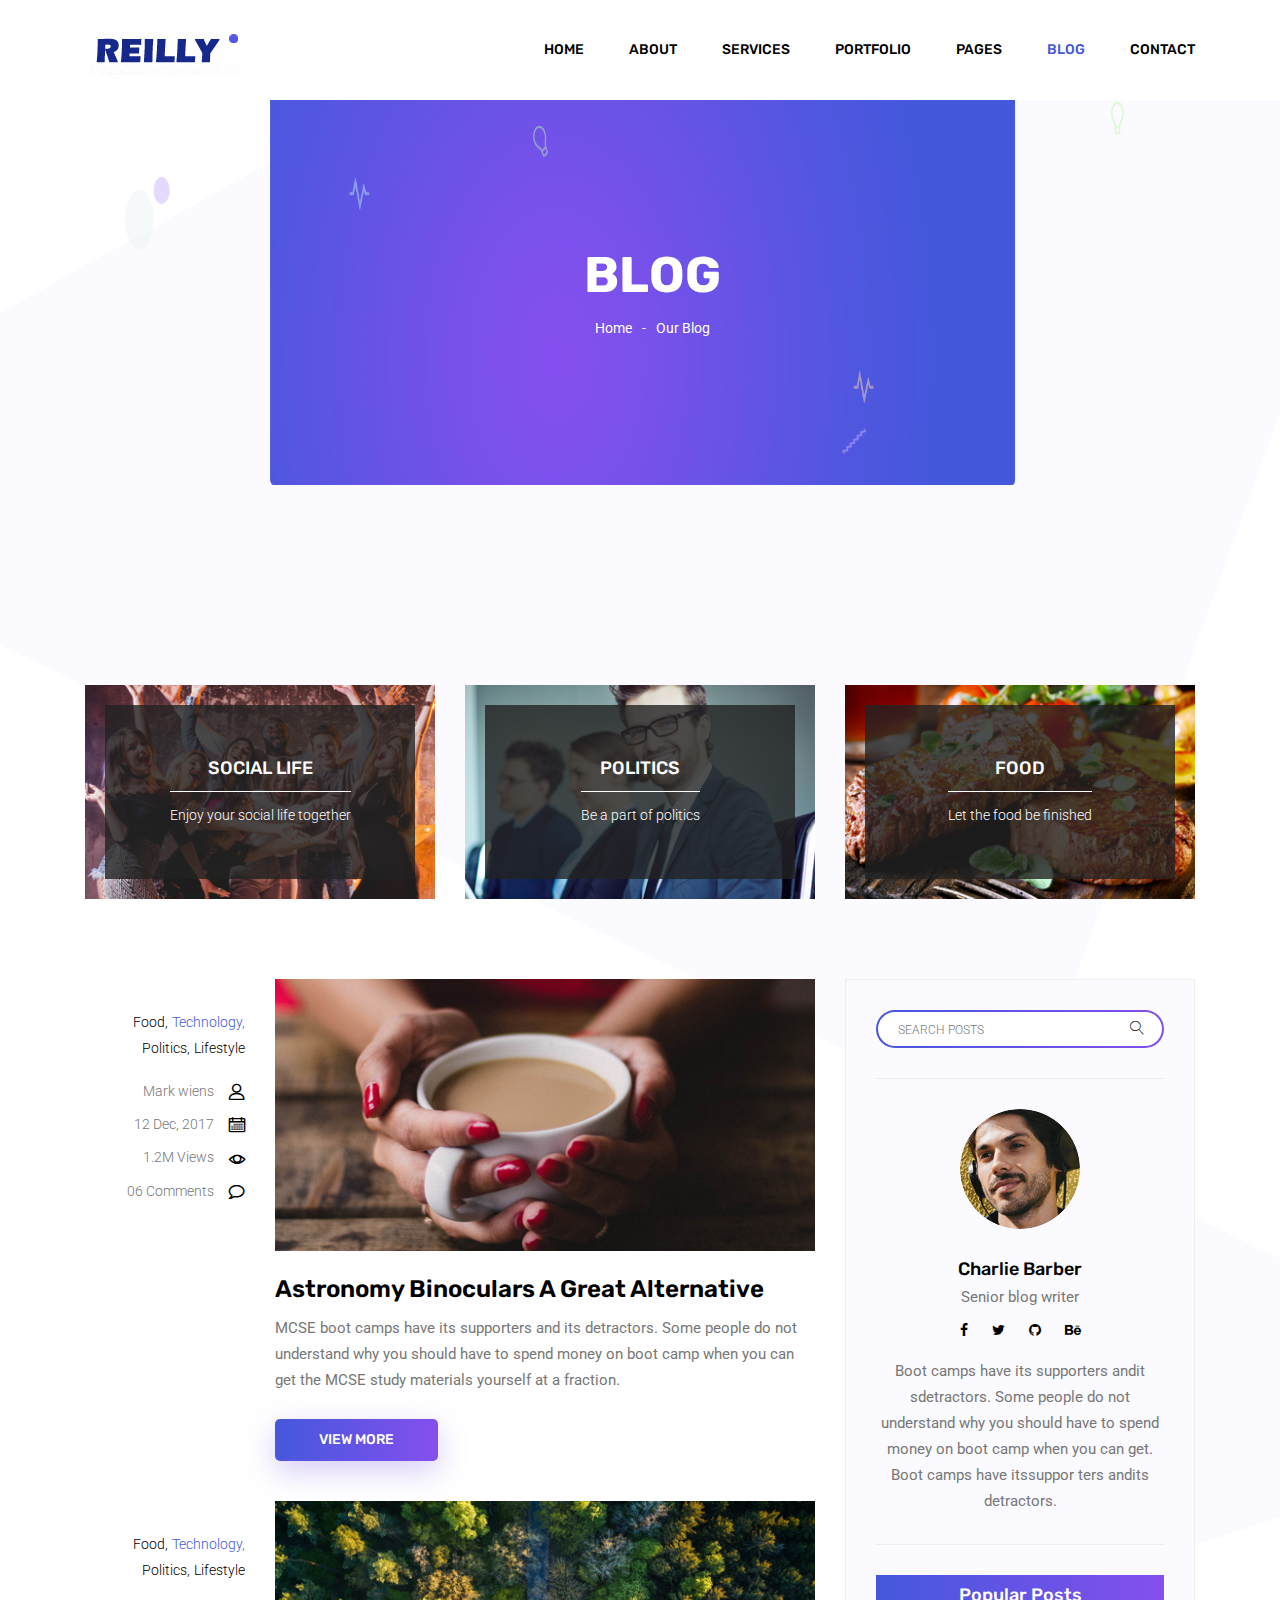
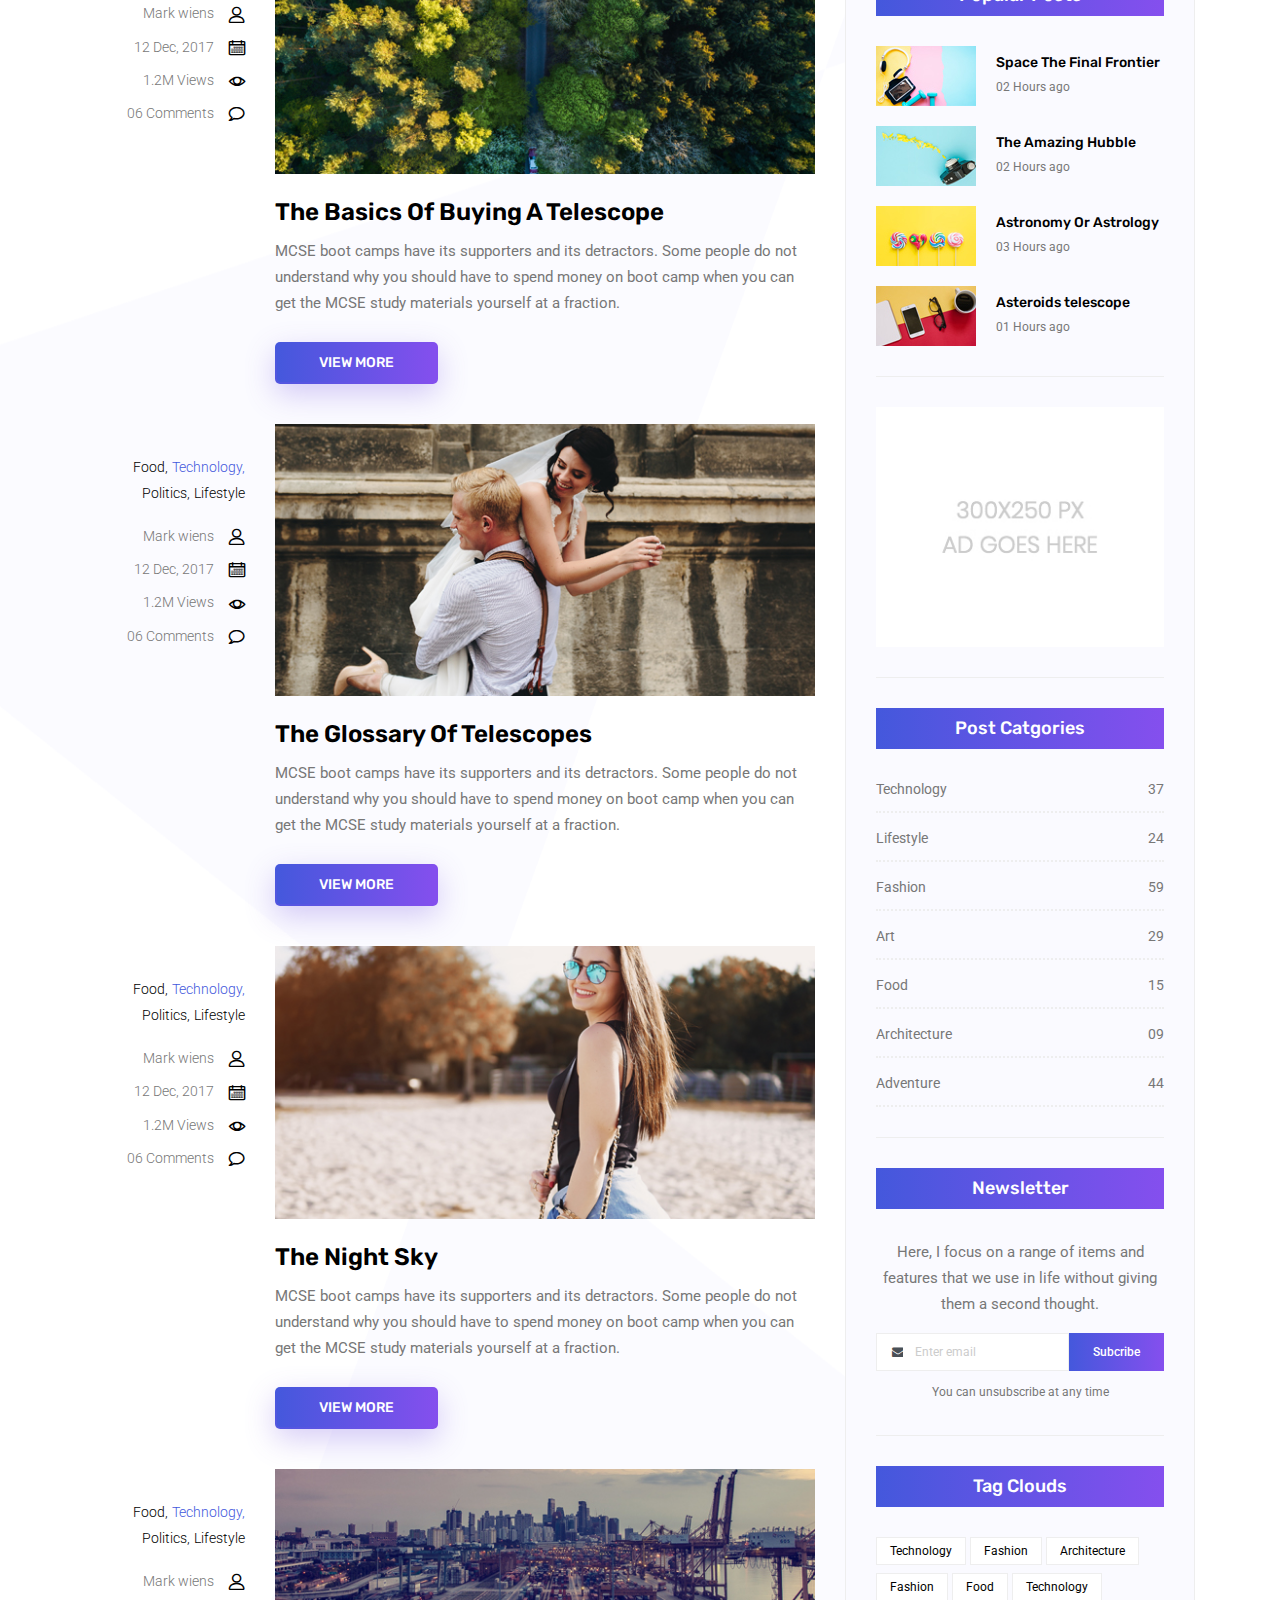
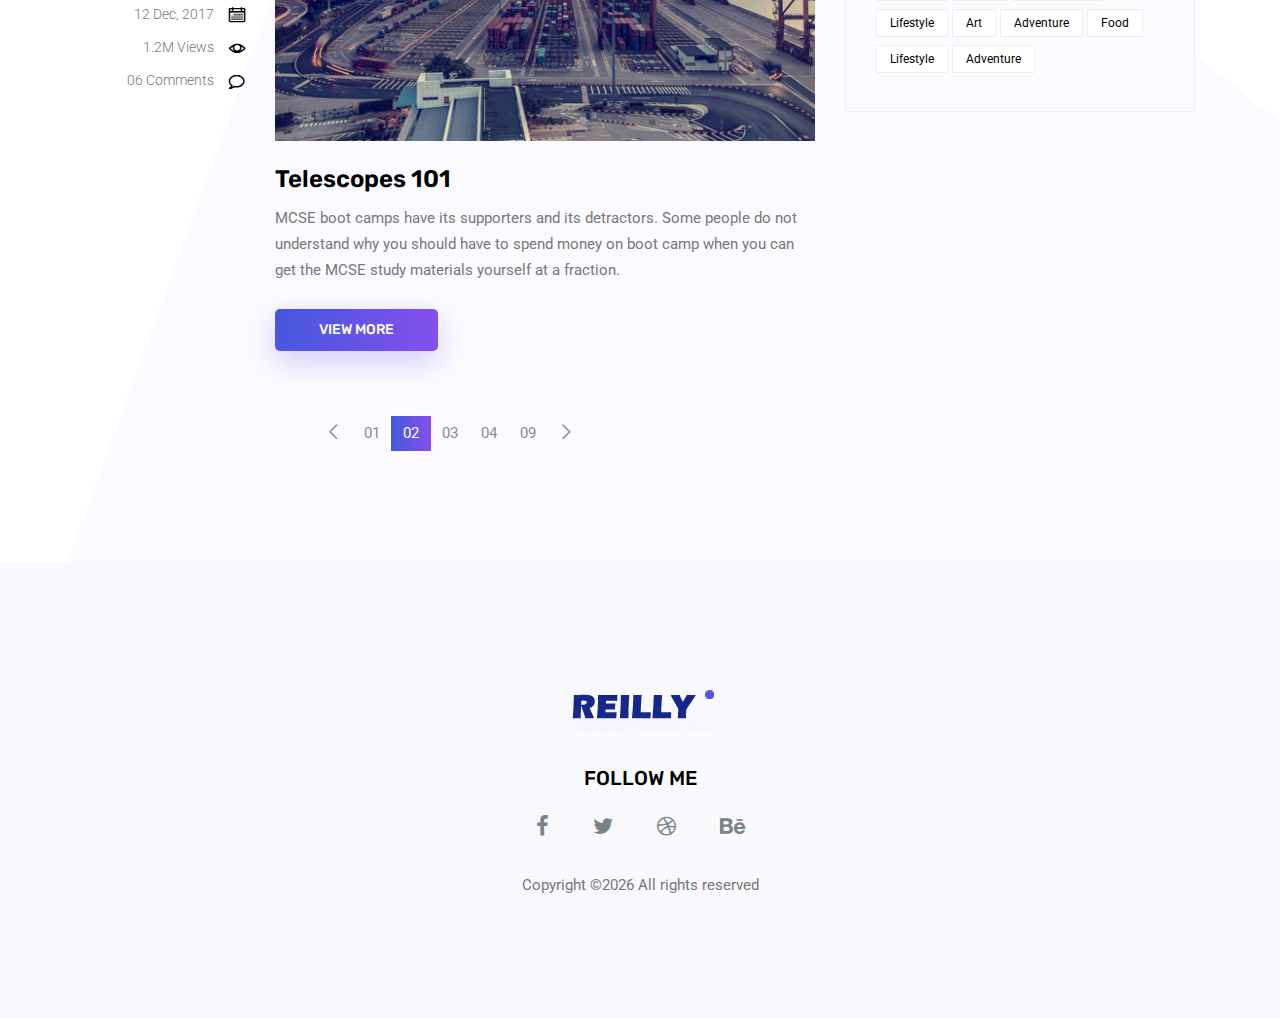
<file: blog.html>
<!doctype html>
<html lang="en">

<head>
	<!-- Required meta tags -->
	<meta charset="utf-8">
	<meta name="viewport" content="width=device-width, initial-scale=1, shrink-to-fit=no">
	<link rel="icon" href="img/favicon.png" type="image/png">
	<title>Blog</title>
	<!-- Bootstrap CSS -->
	<link rel="stylesheet" href="css/bootstrap.css">
	<link rel="stylesheet" href="vendors/linericon/style.css">
	<link rel="stylesheet" href="css/font-awesome.min.css">
	<link rel="stylesheet" href="vendors/owl-carousel/owl.carousel.min.css">
	<link rel="stylesheet" href="css/magnific-popup.css">
	<link rel="stylesheet" href="vendors/nice-select/css/nice-select.css">
	<!-- main css -->
	<link rel="stylesheet" href="css/style.css">
</head>

<body class="blog_version">

	<!--================ Start Header Area =================-->
	<header class="header_area">
		<div class="main_menu">
			<nav class="navbar navbar-expand-lg navbar-light">
				<div class="container">
					<!-- Brand and toggle get grouped for better mobile display -->
					<a class="navbar-brand logo_h" href="index.html"><img src="img/logo.png" alt=""></a>
					<button class="navbar-toggler" type="button" data-toggle="collapse" data-target="#navbarSupportedContent"
					 aria-controls="navbarSupportedContent" aria-expanded="false" aria-label="Toggle navigation">
						<span class="icon-bar"></span>
						<span class="icon-bar"></span>
						<span class="icon-bar"></span>
					</button>
					<!-- Collect the nav links, forms, and other content for toggling -->
					<div class="collapse navbar-collapse offset" id="navbarSupportedContent">
						<ul class="nav navbar-nav menu_nav justify-content-end">
							<li class="nav-item"><a class="nav-link" href="index.html">Home</a></li>
							<li class="nav-item"><a class="nav-link" href="about.html">About</a></li>
							<li class="nav-item"><a class="nav-link" href="services.html">Services</a></li>
							<li class="nav-item"><a class="nav-link" href="portfolio.html">Portfolio</a></li>
							<li class="nav-item submenu dropdown">
								<a href="#" class="nav-link dropdown-toggle" data-toggle="dropdown" role="button" aria-haspopup="true"
								 aria-expanded="false">Pages</a>
								<ul class="dropdown-menu">
                                    <li class="nav-item"><a class="nav-link" href="elements.html">Elements</a></li>
                                    <li class="nav-item"><a class="nav-link" href="portfolio-details.html">Portfolio Details</a></li>
								</ul>
							</li>
							<li class="nav-item submenu dropdown active">
								<a href="#" class="nav-link dropdown-toggle" data-toggle="dropdown" role="button" aria-haspopup="true"
								 aria-expanded="false">Blog</a>
								<ul class="dropdown-menu">
									<li class="nav-item"><a class="nav-link" href="blog.html">Blog</a></li>
									<li class="nav-item"><a class="nav-link" href="single-blog.html">Blog Details</a></li>
								</ul>
							</li>
							<li class="nav-item"><a class="nav-link" href="contact.html">Contact</a></li>
						</ul>
					</div>
				</div>
			</nav>
		</div>
	</header>
	<!--================ End Header Area =================-->

    <!--================ Start Banner Area =================-->
    <section class="banner_area">
        <div class="banner_inner d-flex align-items-center">
            <div class="container">
                <div class="banner_content text-center">
                    <h2>Blog</h2>
                    <div class="page_link">
                        <a href="index.html">Home</a>
                        <a href="blog.html">Our Blog</a>
                    </div>
                </div>
            </div>
        </div>
    </section>
    <!--================ End Banner Area =================-->
        
    <!--================Blog Categorie Area =================-->
    <section class="blog_categorie_area section_gap_top">
        <div class="container">
            <div class="row">
                <div class="col-lg-4">
                    <div class="categories_post">
                        <img src="img/blog/cat-post/cat-post-3.jpg" alt="post">
                        <div class="categories_details">
                            <div class="categories_text">
                                <a href="single-blog.html"><h5>Social Life</h5></a>
                                <div class="border_line"></div>
                                <p>Enjoy your social life together</p>
                            </div>
                        </div>
                    </div>
                </div>
                <div class="col-lg-4">
                    <div class="categories_post">
                        <img src="img/blog/cat-post/cat-post-2.jpg" alt="post">
                        <div class="categories_details">
                            <div class="categories_text">
                                <a href="single-blog.html"><h5>Politics</h5></a>
                                <div class="border_line"></div>
                                <p>Be a part of politics</p>
                            </div>
                        </div>
                    </div>
                </div>
                <div class="col-lg-4">
                    <div class="categories_post">
                        <img src="img/blog/cat-post/cat-post-1.jpg" alt="post">
                        <div class="categories_details">
                            <div class="categories_text">
                                <a href="single-blog.html"><h5>Food</h5></a>
                                <div class="border_line"></div>
                                <p>Let the food be finished</p>
                            </div>
                        </div>
                    </div>
                </div>
            </div>
        </div>
    </section>
    <!--================Blog Categorie Area =================-->
    
    <!--================Blog Area =================-->
    <section class="blog_area">
        <div class="container">
            <div class="row">
                <div class="col-lg-8">
                    <div class="blog_left_sidebar">
                        <article class="row blog_item">
                            <div class="col-md-3">
                                <div class="blog_info text-right">
                                    <div class="post_tag">
                                        <a href="#">Food,</a>
                                        <a class="active" href="#">Technology,</a>
                                        <a href="#">Politics,</a>
                                        <a href="#">Lifestyle</a>
                                    </div>
                                    <ul class="blog_meta list">
                                        <li><a href="#">Mark wiens<i class="lnr lnr-user"></i></a></li>
                                        <li><a href="#">12 Dec, 2017<i class="lnr lnr-calendar-full"></i></a></li>
                                        <li><a href="#">1.2M Views<i class="lnr lnr-eye"></i></a></li>
                                        <li><a href="#">06 Comments<i class="lnr lnr-bubble"></i></a></li>
                                    </ul>
                                </div>
                            </div>
                            <div class="col-md-9">
                                <div class="blog_post">
                                    <img src="img/blog/main-blog/m-blog-1.jpg" alt="">
                                    <div class="blog_details">
                                        <a href="single-blog.html"><h2>Astronomy Binoculars A Great Alternative</h2></a>
                                        <p>MCSE boot camps have its supporters and its detractors. Some people do not understand why you should have to spend money on boot camp when you can get the MCSE study materials yourself at a fraction.</p>
                                        <a href="single-blog.html" class="primary_btn"><span>View More</span></a>
                                    </div>
                                </div>
                            </div>
                        </article>
                        <article class="row blog_item">
                            <div class="col-md-3">
                                <div class="blog_info text-right">
                                    <div class="post_tag">
                                        <a href="#">Food,</a>
                                        <a class="active" href="#">Technology,</a>
                                        <a href="#">Politics,</a>
                                        <a href="#">Lifestyle</a>
                                    </div>
                                    <ul class="blog_meta list">
                                        <li><a href="#">Mark wiens<i class="lnr lnr-user"></i></a></li>
                                        <li><a href="#">12 Dec, 2017<i class="lnr lnr-calendar-full"></i></a></li>
                                        <li><a href="#">1.2M Views<i class="lnr lnr-eye"></i></a></li>
                                        <li><a href="#">06 Comments<i class="lnr lnr-bubble"></i></a></li>
                                    </ul>
                                </div>
                            </div>
                            <div class="col-md-9">
                                <div class="blog_post">
                                    <img src="img/blog/main-blog/m-blog-2.jpg" alt="">
                                    <div class="blog_details">
                                        <a href="single-blog.html"><h2>The Basics Of Buying A Telescope</h2></a>
                                        <p>MCSE boot camps have its supporters and its detractors. Some people do not understand why you should have to spend money on boot camp when you can get the MCSE study materials yourself at a fraction.</p>
                                        <a href="single-blog.html" class="primary_btn"><span>View More</span></a>
                                    </div>
                                </div>
                            </div>
                        </article>
                        <article class="row blog_item">
                            <div class="col-md-3">
                                <div class="blog_info text-right">
                                    <div class="post_tag">
                                        <a href="#">Food,</a>
                                        <a class="active" href="#">Technology,</a>
                                        <a href="#">Politics,</a>
                                        <a href="#">Lifestyle</a>
                                    </div>
                                    <ul class="blog_meta list">
                                        <li><a href="#">Mark wiens<i class="lnr lnr-user"></i></a></li>
                                        <li><a href="#">12 Dec, 2017<i class="lnr lnr-calendar-full"></i></a></li>
                                        <li><a href="#">1.2M Views<i class="lnr lnr-eye"></i></a></li>
                                        <li><a href="#">06 Comments<i class="lnr lnr-bubble"></i></a></li>
                                    </ul>
                                </div>
                            </div>
                            <div class="col-md-9">
                                <div class="blog_post">
                                    <img src="img/blog/main-blog/m-blog-3.jpg" alt="">
                                    <div class="blog_details">
                                        <a href="single-blog.html"><h2>The Glossary Of Telescopes</h2></a>
                                        <p>MCSE boot camps have its supporters and its detractors. Some people do not understand why you should have to spend money on boot camp when you can get the MCSE study materials yourself at a fraction.</p>
                                        <a href="single-blog.html" class="primary_btn"><span>View More</span></a>
                                    </div>
                                </div>
                            </div>
                        </article>
                        <article class="row blog_item">
                            <div class="col-md-3">
                                <div class="blog_info text-right">
                                    <div class="post_tag">
                                        <a href="#">Food,</a>
                                        <a class="active" href="#">Technology,</a>
                                        <a href="#">Politics,</a>
                                        <a href="#">Lifestyle</a>
                                    </div>
                                    <ul class="blog_meta list">
                                        <li><a href="#">Mark wiens<i class="lnr lnr-user"></i></a></li>
                                        <li><a href="#">12 Dec, 2017<i class="lnr lnr-calendar-full"></i></a></li>
                                        <li><a href="#">1.2M Views<i class="lnr lnr-eye"></i></a></li>
                                        <li><a href="#">06 Comments<i class="lnr lnr-bubble"></i></a></li>
                                    </ul>
                                </div>
                            </div>
                            <div class="col-md-9">
                                <div class="blog_post">
                                    <img src="img/blog/main-blog/m-blog-4.jpg" alt="">
                                    <div class="blog_details">
                                        <a href="single-blog.html"><h2>The Night Sky</h2></a>
                                        <p>MCSE boot camps have its supporters and its detractors. Some people do not understand why you should have to spend money on boot camp when you can get the MCSE study materials yourself at a fraction.</p>
                                        <a href="single-blog.html" class="primary_btn"><span>View More</span></a>
                                    </div>
                                </div>
                            </div>
                        </article>
                        <article class="row blog_item">
                            <div class="col-md-3">
                                <div class="blog_info text-right">
                                    <div class="post_tag">
                                        <a href="#">Food,</a>
                                        <a class="active" href="#">Technology,</a>
                                        <a href="#">Politics,</a>
                                        <a href="#">Lifestyle</a>
                                    </div>
                                    <ul class="blog_meta list">
                                        <li><a href="#">Mark wiens<i class="lnr lnr-user"></i></a></li>
                                        <li><a href="#">12 Dec, 2017<i class="lnr lnr-calendar-full"></i></a></li>
                                        <li><a href="#">1.2M Views<i class="lnr lnr-eye"></i></a></li>
                                        <li><a href="#">06 Comments<i class="lnr lnr-bubble"></i></a></li>
                                    </ul>
                                </div>
                            </div>
                            <div class="col-md-9">
                                <div class="blog_post">
                                    <img src="img/blog/main-blog/m-blog-5.jpg" alt="">
                                    <div class="blog_details">
                                        <a href="single-blog.html"><h2>Telescopes 101</h2></a>
                                        <p>MCSE boot camps have its supporters and its detractors. Some people do not understand why you should have to spend money on boot camp when you can get the MCSE study materials yourself at a fraction.</p>
                                        <a href="single-blog.html" class="primary_btn"><span>View More</span></a>
                                    </div>
                                </div>
                            </div>
                        </article>
                        <nav class="blog-pagination justify-content-center d-flex">
                            <ul class="pagination">
                                <li class="page-item">
                                    <a href="#" class="page-link" aria-label="Previous">
                                        <span aria-hidden="true">
                                            <span class="lnr lnr-chevron-left"></span>
                                        </span>
                                    </a>
                                </li>
                                <li class="page-item"><a href="#" class="page-link">01</a></li>
                                <li class="page-item active"><a href="#" class="page-link">02</a></li>
                                <li class="page-item"><a href="#" class="page-link">03</a></li>
                                <li class="page-item"><a href="#" class="page-link">04</a></li>
                                <li class="page-item"><a href="#" class="page-link">09</a></li>
                                <li class="page-item">
                                    <a href="#" class="page-link" aria-label="Next">
                                        <span aria-hidden="true">
                                            <span class="lnr lnr-chevron-right"></span>
                                        </span>
                                    </a>
                                </li>
                            </ul>
                        </nav>
                    </div>
                </div>
                <div class="col-lg-4">
                    <div class="blog_right_sidebar">
                        <aside class="single_sidebar_widget search_widget">
                            <div class="input-group">
                                <input type="text" class="form-control" placeholder="Search Posts">
                                <span class="input-group-btn">
                                    <button class="btn btn-default" type="button"><i class="lnr lnr-magnifier"></i></button>
                                </span>
                            </div><!-- /input-group -->
                            <div class="br"></div>
                        </aside>
                        <aside class="single_sidebar_widget author_widget">
                            <img class="author_img rounded-circle" src="img/blog/author.png" alt="">
                            <h4>Charlie Barber</h4>
                            <p>Senior blog writer</p>
                            <div class="social_icon">
                                <a href="#"><i class="fa fa-facebook"></i></a>
                                <a href="#"><i class="fa fa-twitter"></i></a>
                                <a href="#"><i class="fa fa-github"></i></a>
                                <a href="#"><i class="fa fa-behance"></i></a>
                            </div>
                            <p>Boot camps have its supporters andit sdetractors. Some people do not understand why you should have to spend money on boot camp when you can get. Boot camps have itssuppor ters andits detractors.</p>
                            <div class="br"></div>
                        </aside>
                        <aside class="single_sidebar_widget popular_post_widget">
                            <h3 class="widget_title">Popular Posts</h3>
                            <div class="media post_item">
                                <img src="img/blog/popular-post/post1.jpg" alt="post">
                                <div class="media-body">
                                    <a href="single-blog.html"><h3>Space The Final Frontier</h3></a>
                                    <p>02 Hours ago</p>
                                </div>
                            </div>
                            <div class="media post_item">
                                <img src="img/blog/popular-post/post2.jpg" alt="post">
                                <div class="media-body">
                                    <a href="single-blog.html"><h3>The Amazing Hubble</h3></a>
                                    <p>02 Hours ago</p>
                                </div>
                            </div>
                            <div class="media post_item">
                                <img src="img/blog/popular-post/post3.jpg" alt="post">
                                <div class="media-body">
                                    <a href="single-blog.html"><h3>Astronomy Or Astrology</h3></a>
                                    <p>03 Hours ago</p>
                                </div>
                            </div>
                            <div class="media post_item">
                                <img src="img/blog/popular-post/post4.jpg" alt="post">
                                <div class="media-body">
                                    <a href="single-blog.html"><h3>Asteroids telescope</h3></a>
                                    <p>01 Hours ago</p>
                                </div>
                            </div>
                            <div class="br"></div>
                        </aside>
                        <aside class="single_sidebar_widget ads_widget">
                            <a href="#"><img class="img-fluid" src="img/blog/add.jpg" alt=""></a>
                            <div class="br"></div>
                        </aside>
                        <aside class="single_sidebar_widget post_category_widget">
                            <h4 class="widget_title">Post Catgories</h4>
                            <ul class="list cat-list">
                                <li>
                                    <a href="#" class="d-flex justify-content-between">
                                        <p>Technology</p>
                                        <p>37</p>
                                    </a>
                                </li>
                                <li>
                                    <a href="#" class="d-flex justify-content-between">
                                        <p>Lifestyle</p>
                                        <p>24</p>
                                    </a>
                                </li>
                                <li>
                                    <a href="#" class="d-flex justify-content-between">
                                        <p>Fashion</p>
                                        <p>59</p>
                                    </a>
                                </li>
                                <li>
                                    <a href="#" class="d-flex justify-content-between">
                                        <p>Art</p>
                                        <p>29</p>
                                    </a>
                                </li>
                                <li>
                                    <a href="#" class="d-flex justify-content-between">
                                        <p>Food</p>
                                        <p>15</p>
                                    </a>
                                </li>
                                <li>
                                    <a href="#" class="d-flex justify-content-between">
                                        <p>Architecture</p>
                                        <p>09</p>
                                    </a>
                                </li>
                                <li>
                                    <a href="#" class="d-flex justify-content-between">
                                        <p>Adventure</p>
                                        <p>44</p>
                                    </a>
                                </li>															
                            </ul>
                            <div class="br"></div>
                        </aside>
                        <aside class="single-sidebar-widget newsletter_widget">
                            <h4 class="widget_title">Newsletter</h4>
                            <p>
                            Here, I focus on a range of items and features that we use in life without
                            giving them a second thought.
                            </p>
                            <div class="form-group d-flex flex-row">
                                <div class="input-group">
                                    <div class="input-group-prepend">
                                        <div class="input-group-text"><i class="fa fa-envelope" aria-hidden="true"></i></div>
                                    </div>
                                    <input type="text" class="form-control" id="inlineFormInputGroup" placeholder="Enter email" onfocus="this.placeholder = ''" onblur="this.placeholder = 'Enter email'">
                                </div>
                                <a href="#" class="bbtns">Subcribe</a>
                            </div>	
                            <p class="text-bottom">You can unsubscribe at any time</p>	
                            <div class="br"></div>							
                        </aside>
                        <aside class="single-sidebar-widget tag_cloud_widget">
                            <h4 class="widget_title">Tag Clouds</h4>
                            <ul class="list">
                                <li><a href="#">Technology</a></li>
                                <li><a href="#">Fashion</a></li>
                                <li><a href="#">Architecture</a></li>
                                <li><a href="#">Fashion</a></li>
                                <li><a href="#">Food</a></li>
                                <li><a href="#">Technology</a></li>
                                <li><a href="#">Lifestyle</a></li>
                                <li><a href="#">Art</a></li>
                                <li><a href="#">Adventure</a></li>
                                <li><a href="#">Food</a></li>
                                <li><a href="#">Lifestyle</a></li>
                                <li><a href="#">Adventure</a></li>
                            </ul>
                        </aside>
                    </div>
                </div>
            </div>
        </div>
    </section>
    <!--================Blog Area =================-->
    
    <!--================Footer Area =================-->
	<footer class="footer_area">
        <div class="container">
            <div class="row justify-content-center">
                <div class="col-lg-12">
                    <div class="footer_top flex-column">
                        <div class="footer_logo">
                            <a href="#">
                                <img src="img/logo.png" alt="">
                            </a>
                            <h4>Follow Me</h4>
                        </div>
                        <div class="footer_social">
                            <a href="#"><i class="fa fa-facebook"></i></a>
                            <a href="#"><i class="fa fa-twitter"></i></a>
                            <a href="#"><i class="fa fa-dribbble"></i></a>
                            <a href="#"><i class="fa fa-behance"></i></a>
                        </div>
                    </div>
                </div>
            </div>
            <div class="row footer_bottom justify-content-center">
                <p class="col-lg-8 col-sm-12 footer-text">
                    <!-- Link back to Colorlib can't be removed. Template is licensed under CC BY 3.0. -->
Copyright &copy;<script>document.write(new Date().getFullYear());</script> All rights reserved 
<!-- Link back to Colorlib can't be removed. Template is licensed under CC BY 3.0. --></p>
            </div>
        </div>
    </footer>
    <!--================End Footer Area =================-->
   
    <!-- Optional JavaScript -->
    <!-- jQuery first, then Popper.js, then Bootstrap JS -->
    <script src="js/jquery-3.2.1.min.js"></script>
    <script src="js/popper.js"></script>
    <script src="js/bootstrap.min.js"></script>
    <script src="js/stellar.js"></script>
    <script src="vendors/lightbox/simpleLightbox.min.js"></script>
    <script src="vendors/nice-select/js/jquery.nice-select.min.js"></script>
    <script src="vendors/isotope/imagesloaded.pkgd.min.js"></script>
    <script src="vendors/isotope/isotope-min.js"></script>
    <script src="vendors/owl-carousel/owl.carousel.min.js"></script>
    <script src="js/jquery.ajaxchimp.min.js"></script>
    <script src="js/mail-script.js"></script>
    <script src="js/theme.js"></script>
</body>
</html>
</file>
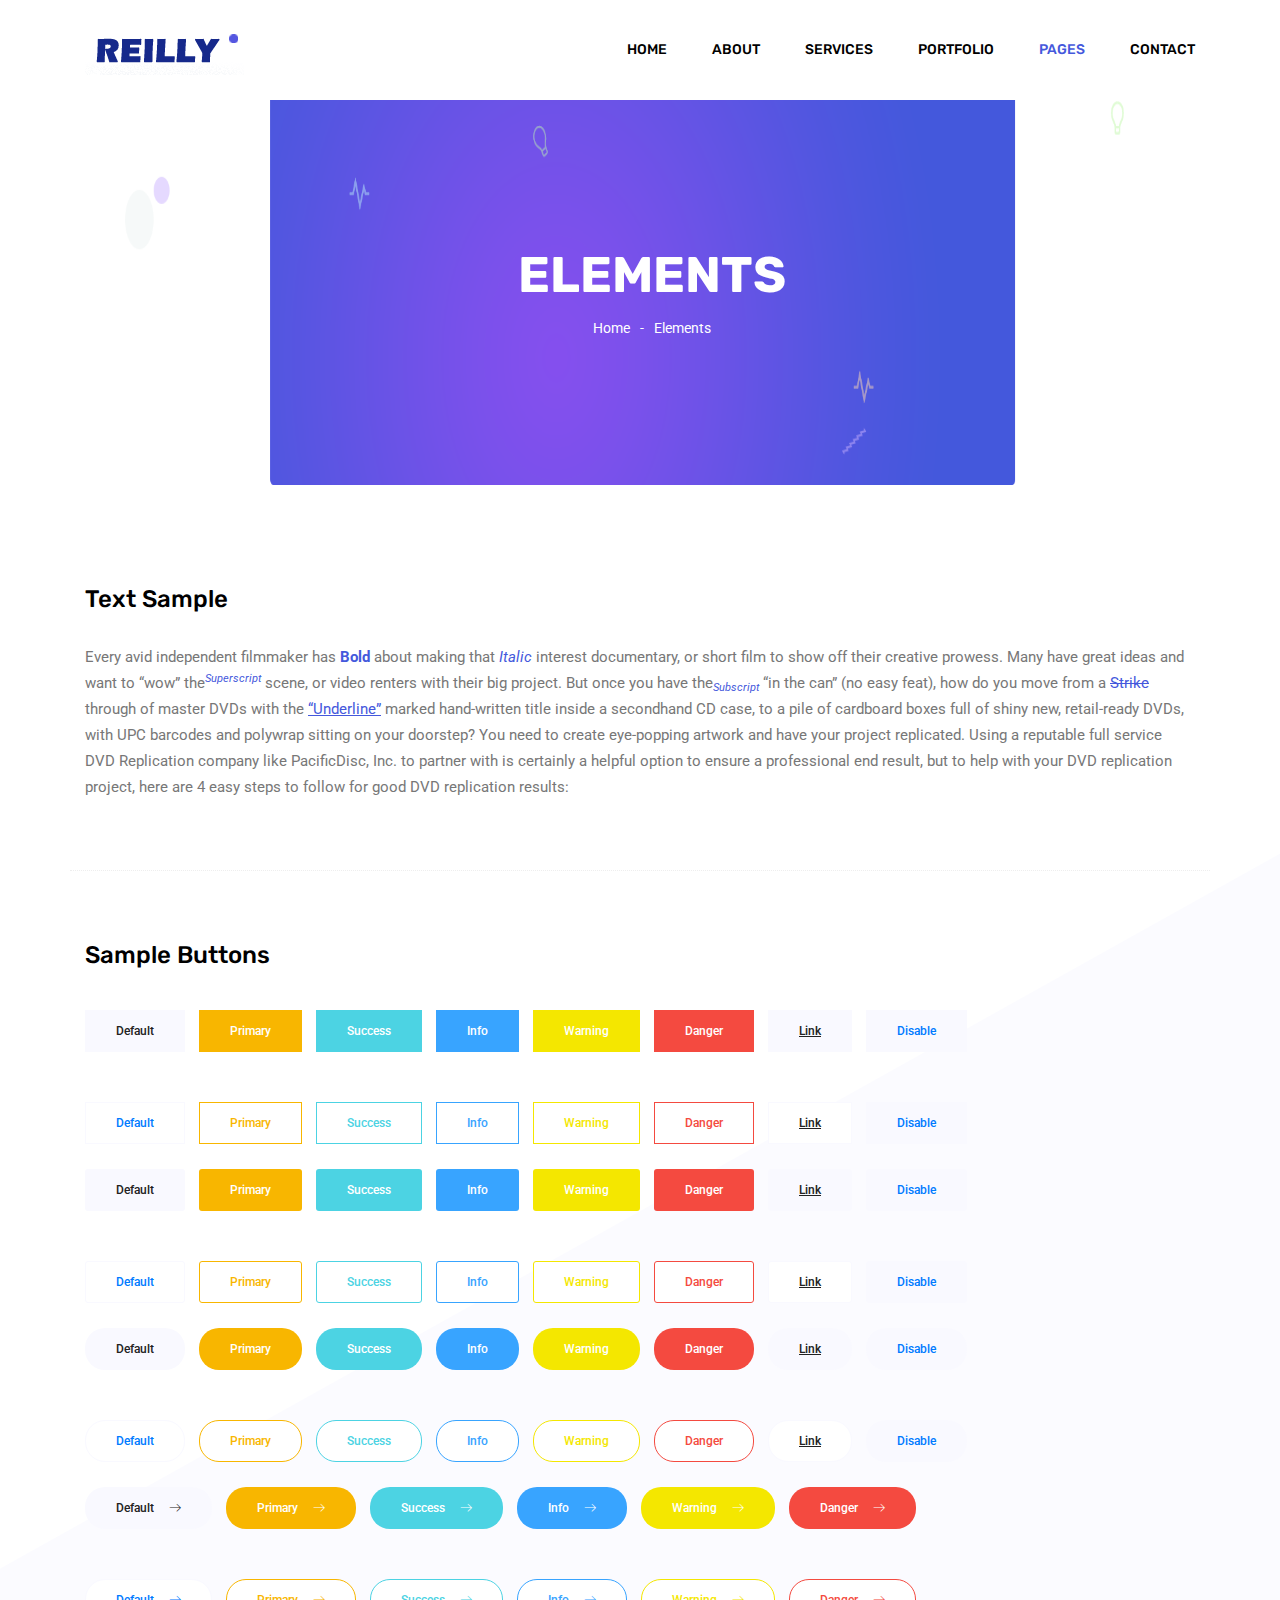
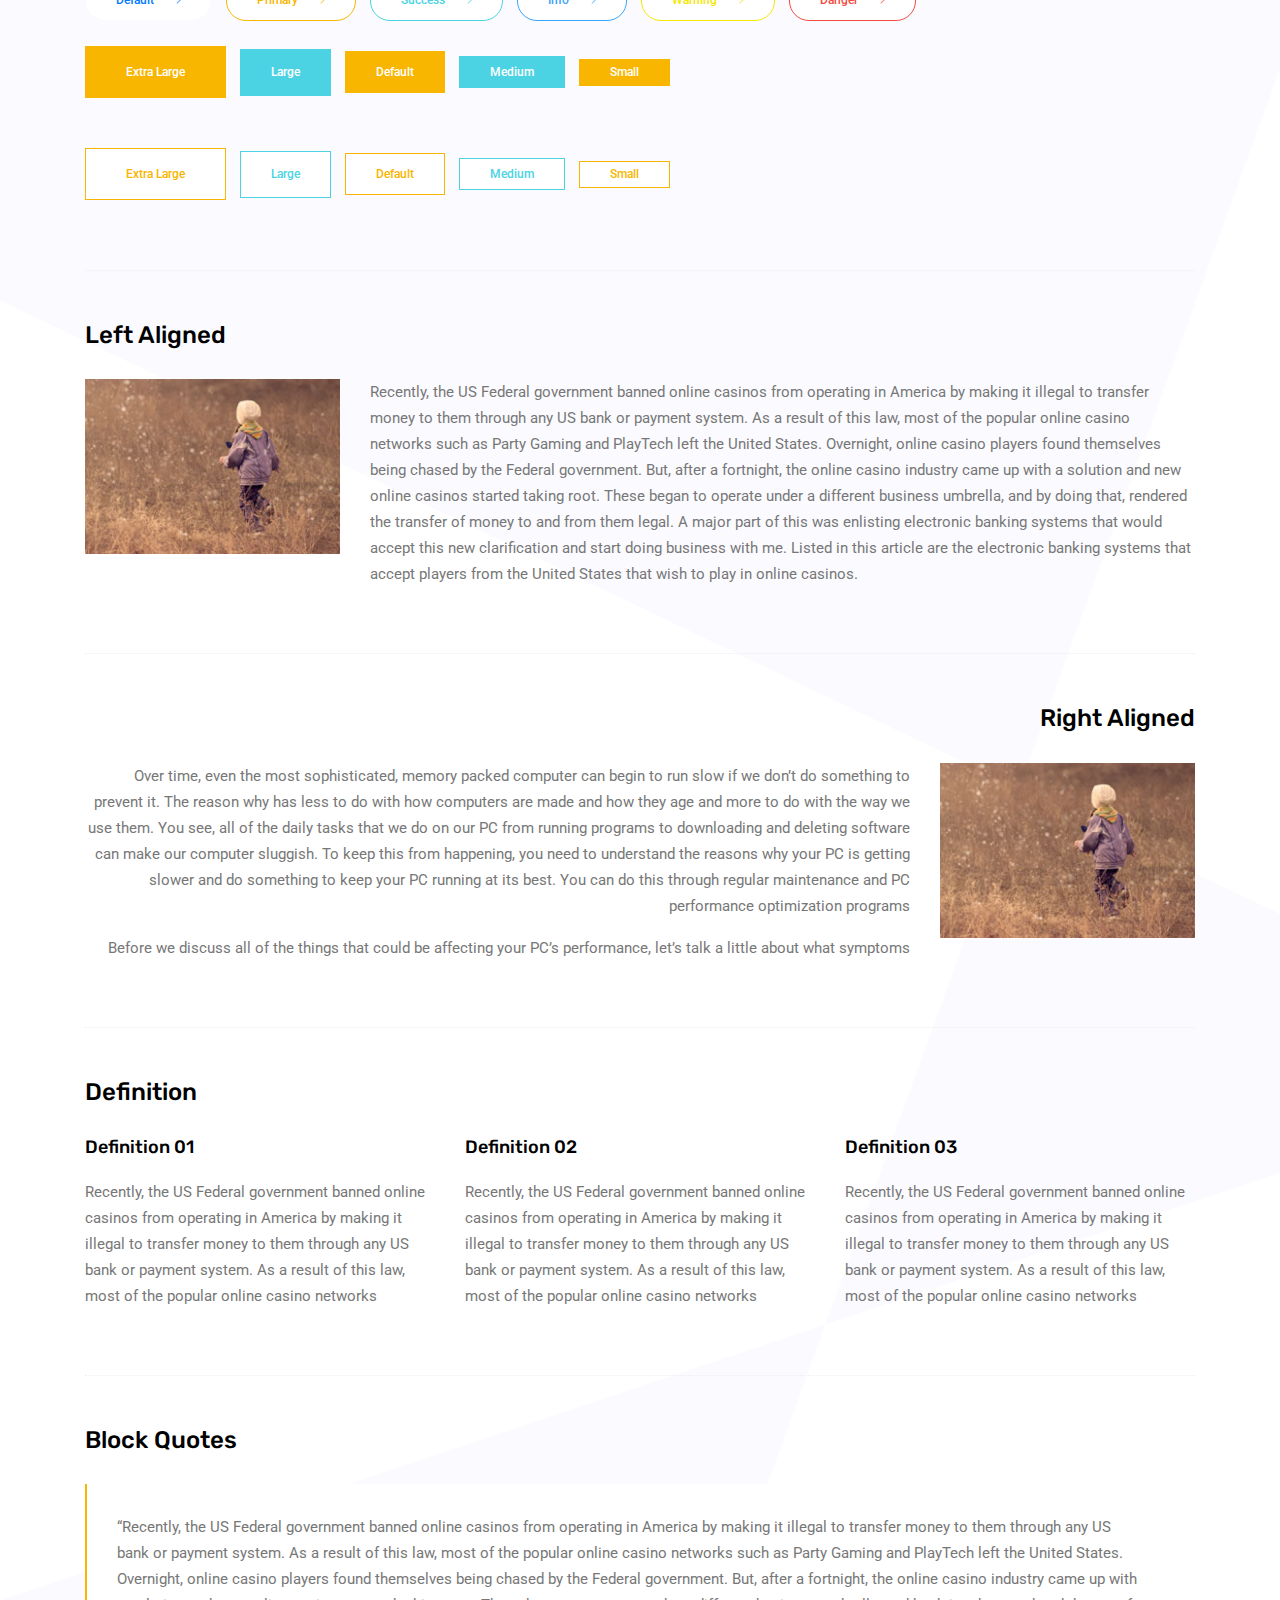
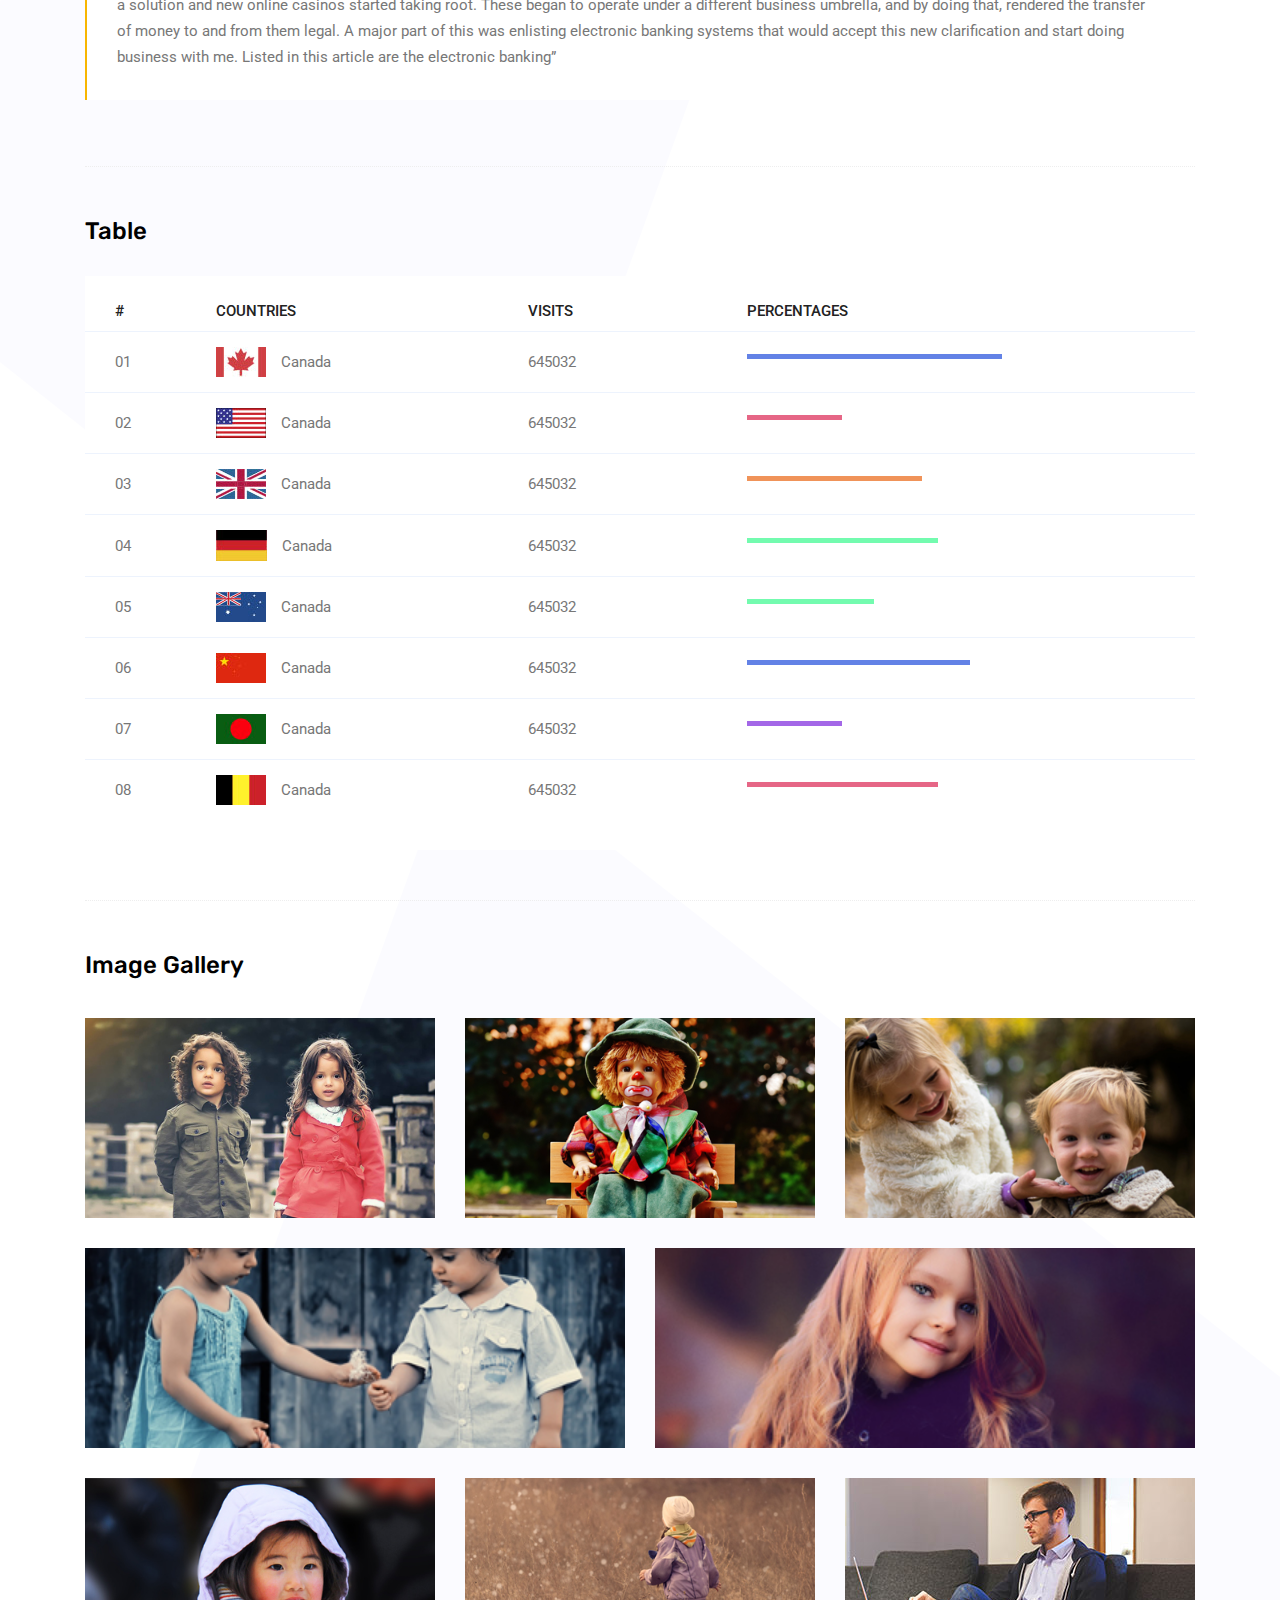
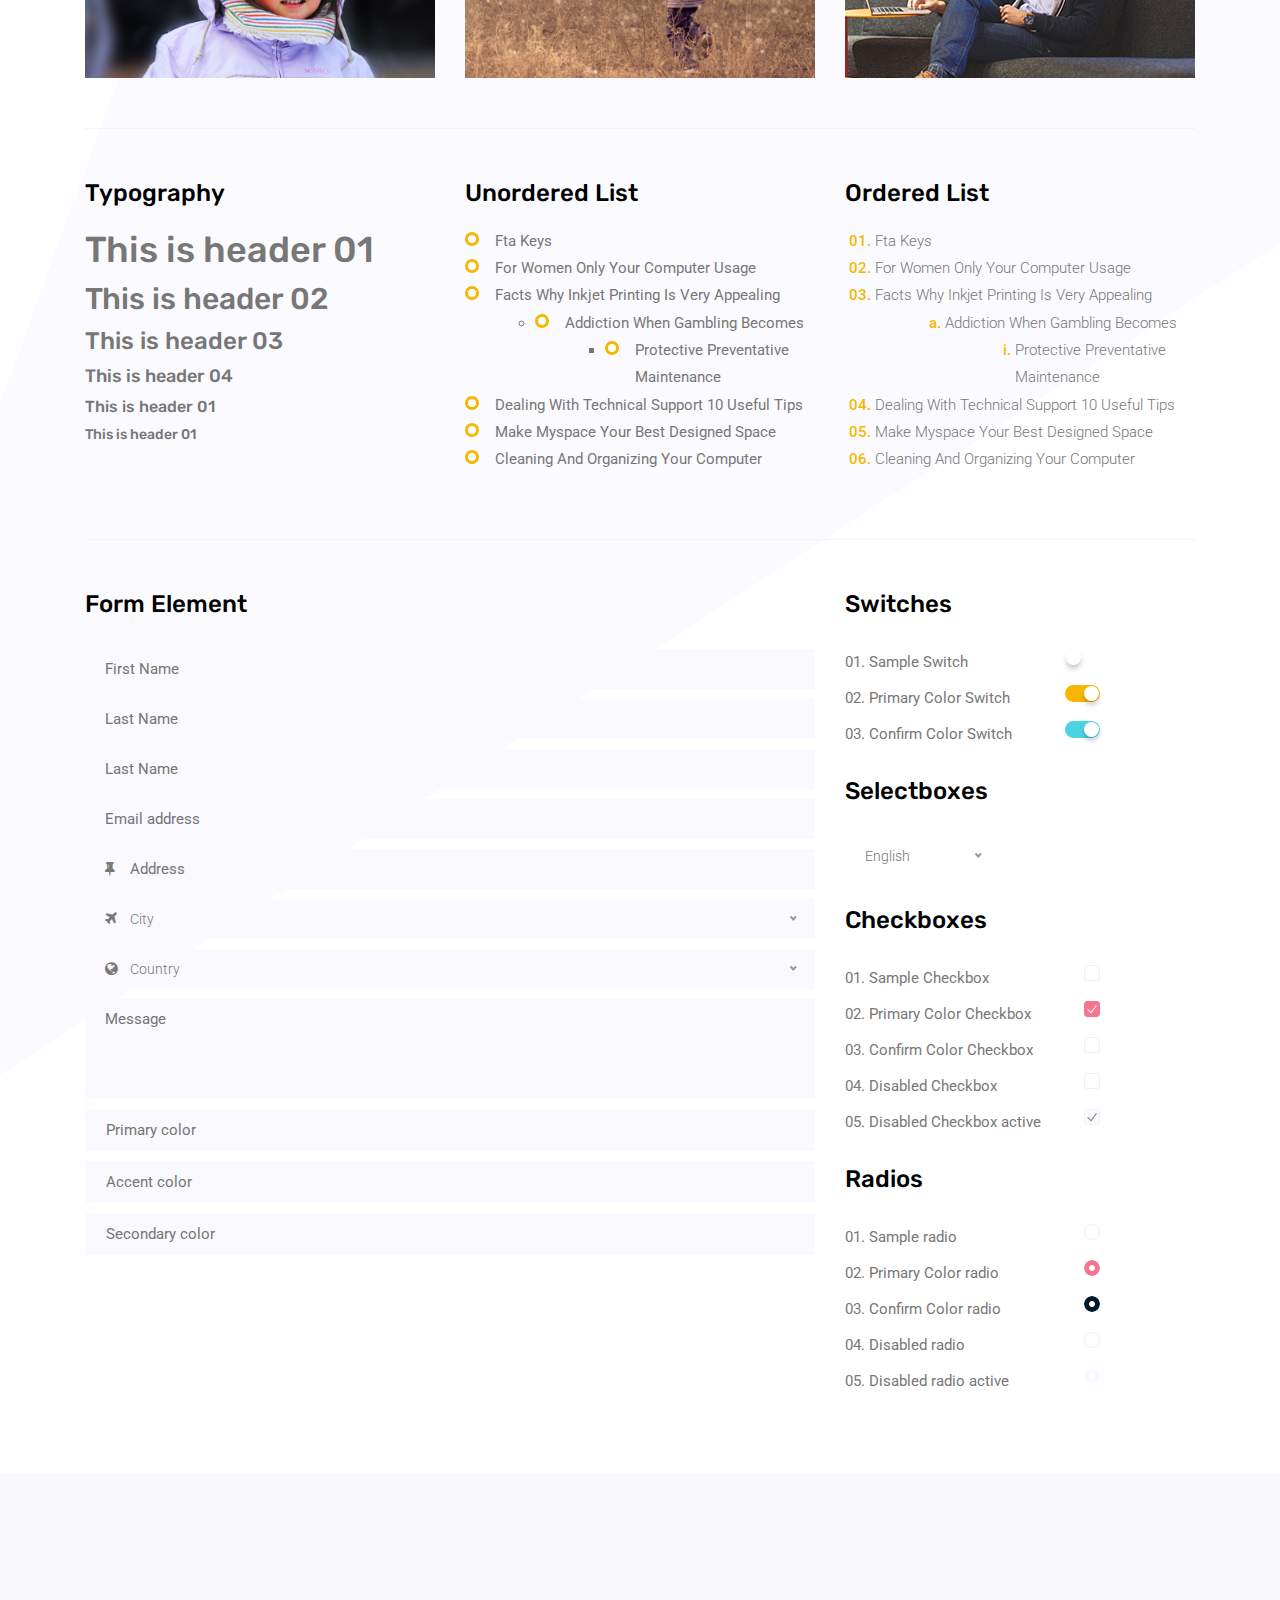
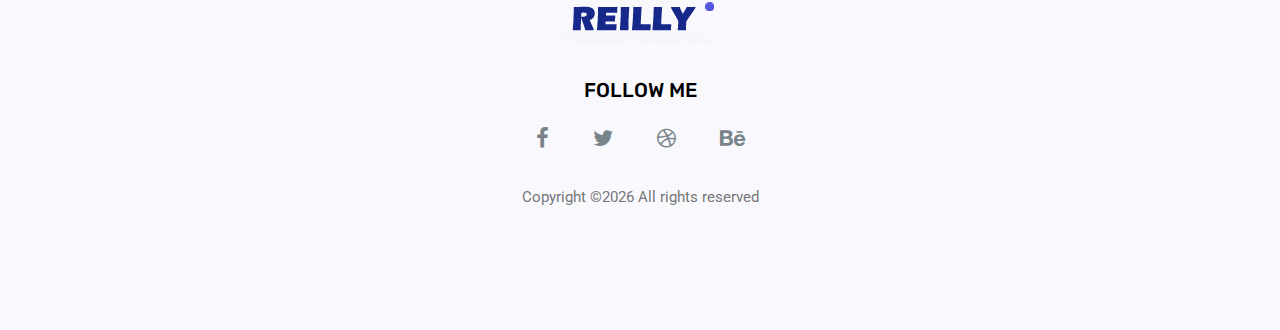
<file: elements.html>
<!doctype html>
<html lang="en">

<head>
	<!-- Required meta tags -->
	<meta charset="utf-8">
	<meta name="viewport" content="width=device-width, initial-scale=1, shrink-to-fit=no">
	<link rel="icon" href="img/favicon.png" type="image/png">
	<title>Elements</title>
	<!-- Bootstrap CSS -->
	<link rel="stylesheet" href="css/bootstrap.css">
	<link rel="stylesheet" href="vendors/linericon/style.css">
	<link rel="stylesheet" href="css/font-awesome.min.css">
	<link rel="stylesheet" href="vendors/owl-carousel/owl.carousel.min.css">
	<link rel="stylesheet" href="css/magnific-popup.css">
	<link rel="stylesheet" href="vendors/nice-select/css/nice-select.css">
	<!-- main css -->
	<link rel="stylesheet" href="css/style.css">
</head>

<body class="blog_version">

	<!--================ Start Header Area =================-->
	<header class="header_area">
		<div class="main_menu">
			<nav class="navbar navbar-expand-lg navbar-light">
				<div class="container">
					<!-- Brand and toggle get grouped for better mobile display -->
					<a class="navbar-brand logo_h" href="index.html"><img src="img/logo.png" alt=""></a>
					<button class="navbar-toggler" type="button" data-toggle="collapse" data-target="#navbarSupportedContent"
					 aria-controls="navbarSupportedContent" aria-expanded="false" aria-label="Toggle navigation">
						<span class="icon-bar"></span>
						<span class="icon-bar"></span>
						<span class="icon-bar"></span>
					</button>
					<!-- Collect the nav links, forms, and other content for toggling -->
					<div class="collapse navbar-collapse offset" id="navbarSupportedContent">
						<ul class="nav navbar-nav menu_nav justify-content-end">
							<li class="nav-item"><a class="nav-link" href="index.html">Home</a></li>
							<li class="nav-item"><a class="nav-link" href="about.html">About</a></li>
							<li class="nav-item"><a class="nav-link" href="services.html">Services</a></li>
							<li class="nav-item"><a class="nav-link" href="portfolio.html">Portfolio</a></li>
							<li class="nav-item submenu dropdown active">
								<a href="#" class="nav-link dropdown-toggle" data-toggle="dropdown" role="button" aria-haspopup="true"
								 aria-expanded="false">Pages</a>
								<ul class="dropdown-menu">
                                    <li class="nav-item"><a class="nav-link" href="elements.html">Elements</a></li>
                                    <li class="nav-item"><a class="nav-link" href="portfolio-details.html">Portfolio Details</a></li>
								</ul>
							</li>
							<li class="nav-item"><a class="nav-link" href="contact.html">Contact</a></li>
						</ul>
					</div>
				</div>
			</nav>
		</div>
	</header>
	<!--================ End Header Area =================-->

    <!--================ Start Banner Area =================-->
    <section class="banner_area">
        <div class="banner_inner d-flex align-items-center">
            <div class="container">
                <div class="banner_content text-center">
                    <h2>Elements</h2>
                    <div class="page_link">
                        <a href="index.html">Home</a>
                        <a href="elements.html">Elements</a>
                    </div>
                </div>
            </div>
        </div>
    </section>
    <!--================ End Banner Area =================-->
        
	<!-- Start Sample Area -->
	<section class="sample-text-area">
		<div class="container">
			<h3 class="text-heading title_color">Text Sample</h3>
			<p class="sample-text">
				Every avid independent filmmaker has <b>Bold</b> about making that <i>Italic</i> interest documentary, or short film to show off their creative prowess. Many have great ideas and want to “wow” the<sup>Superscript</sup> scene, or video renters with their big project.  But once you have the<sub>Subscript</sub> “in the can” (no easy feat), how do you move from a <del>Strike</del> through of master DVDs with the <u>“Underline”</u> marked hand-written title inside a secondhand CD case, to a pile of cardboard boxes full of shiny new, retail-ready DVDs, with UPC barcodes and polywrap sitting on your doorstep?  You need to create eye-popping artwork and have your project replicated. Using a reputable full service DVD Replication company like PacificDisc, Inc. to partner with is certainly a helpful option to ensure a professional end result, but to help with your DVD replication project, here are 4 easy steps to follow for good DVD replication results: 

			</p>
		</div>
	</section>
	<!-- End Sample Area -->

	<!-- Start Button -->
	<section class="button-area">
		<div class="container border-top-generic">
			<h3 class="text-heading title_color">Sample Buttons</h3>
			<div class="button-group-area">
				<a href="#" class="genric-btn default">Default</a>
				<a href="#" class="genric-btn primary">Primary</a>
				<a href="#" class="genric-btn success">Success</a>
				<a href="#" class="genric-btn info">Info</a>
				<a href="#" class="genric-btn warning">Warning</a>
				<a href="#" class="genric-btn danger">Danger</a>
				<a href="#" class="genric-btn link">Link</a>
				<a href="#" class="genric-btn disable">Disable</a>
			</div>
			<div class="button-group-area mt-10">
				<a href="#" class="genric-btn default-border">Default</a>
				<a href="#" class="genric-btn primary-border">Primary</a>
				<a href="#" class="genric-btn success-border">Success</a>
				<a href="#" class="genric-btn info-border">Info</a>
				<a href="#" class="genric-btn warning-border">Warning</a>
				<a href="#" class="genric-btn danger-border">Danger</a>
				<a href="#" class="genric-btn link-border">Link</a>
				<a href="#" class="genric-btn disable">Disable</a>
			</div>
			<div class="button-group-area mt-40">
				<a href="#" class="genric-btn default radius">Default</a>
				<a href="#" class="genric-btn primary radius">Primary</a>
				<a href="#" class="genric-btn success radius">Success</a>
				<a href="#" class="genric-btn info radius">Info</a>
				<a href="#" class="genric-btn warning radius">Warning</a>
				<a href="#" class="genric-btn danger radius">Danger</a>
				<a href="#" class="genric-btn link radius">Link</a>
				<a href="#" class="genric-btn disable radius">Disable</a>
			</div>
			<div class="button-group-area mt-10">
				<a href="#" class="genric-btn default-border radius">Default</a>
				<a href="#" class="genric-btn primary-border radius">Primary</a>
				<a href="#" class="genric-btn success-border radius">Success</a>
				<a href="#" class="genric-btn info-border radius">Info</a>
				<a href="#" class="genric-btn warning-border radius">Warning</a>
				<a href="#" class="genric-btn danger-border radius">Danger</a>
				<a href="#" class="genric-btn link-border radius">Link</a>
				<a href="#" class="genric-btn disable radius">Disable</a>
			</div>
			<div class="button-group-area mt-40">
				<a href="#" class="genric-btn default circle">Default</a>
				<a href="#" class="genric-btn primary circle">Primary</a>
				<a href="#" class="genric-btn success circle">Success</a>
				<a href="#" class="genric-btn info circle">Info</a>
				<a href="#" class="genric-btn warning circle">Warning</a>
				<a href="#" class="genric-btn danger circle">Danger</a>
				<a href="#" class="genric-btn link circle">Link</a>
				<a href="#" class="genric-btn disable circle">Disable</a>
			</div>
			<div class="button-group-area mt-10">
				<a href="#" class="genric-btn default-border circle">Default</a>
				<a href="#" class="genric-btn primary-border circle">Primary</a>
				<a href="#" class="genric-btn success-border circle">Success</a>
				<a href="#" class="genric-btn info-border circle">Info</a>
				<a href="#" class="genric-btn warning-border circle">Warning</a>
				<a href="#" class="genric-btn danger-border circle">Danger</a>
				<a href="#" class="genric-btn link-border circle">Link</a>
				<a href="#" class="genric-btn disable circle">Disable</a>
			</div>
			<div class="button-group-area mt-40">
				<a href="#" class="genric-btn default circle arrow">Default<span class="lnr lnr-arrow-right"></span></a>
				<a href="#" class="genric-btn primary circle arrow">Primary<span class="lnr lnr-arrow-right"></span></a>
				<a href="#" class="genric-btn success circle arrow">Success<span class="lnr lnr-arrow-right"></span></a>
				<a href="#" class="genric-btn info circle arrow">Info<span class="lnr lnr-arrow-right"></span></a>
				<a href="#" class="genric-btn warning circle arrow">Warning<span class="lnr lnr-arrow-right"></span></a>
				<a href="#" class="genric-btn danger circle arrow">Danger<span class="lnr lnr-arrow-right"></span></a>
			</div>
			<div class="button-group-area mt-10">
				<a href="#" class="genric-btn default-border circle arrow">Default<span class="lnr lnr-arrow-right"></span></a>
				<a href="#" class="genric-btn primary-border circle arrow">Primary<span class="lnr lnr-arrow-right"></span></a>
				<a href="#" class="genric-btn success-border circle arrow">Success<span class="lnr lnr-arrow-right"></span></a>
				<a href="#" class="genric-btn info-border circle arrow">Info<span class="lnr lnr-arrow-right"></span></a>
				<a href="#" class="genric-btn warning-border circle arrow">Warning<span class="lnr lnr-arrow-right"></span></a>
				<a href="#" class="genric-btn danger-border circle arrow">Danger<span class="lnr lnr-arrow-right"></span></a>
			</div>
			<div class="button-group-area mt-40">
				<a href="#" class="genric-btn primary e-large">Extra Large</a>
				<a href="#" class="genric-btn success large">Large</a>
				<a href="#" class="genric-btn primary">Default</a>
				<a href="#" class="genric-btn success medium">Medium</a>
				<a href="#" class="genric-btn primary small">Small</a>
			</div>
			<div class="button-group-area mt-10">
				<a href="#" class="genric-btn primary-border e-large">Extra Large</a>
				<a href="#" class="genric-btn success-border large">Large</a>
				<a href="#" class="genric-btn primary-border">Default</a>
				<a href="#" class="genric-btn success-border medium">Medium</a>
				<a href="#" class="genric-btn primary-border small">Small</a>
			</div>
		</div>
	</section>
	<!-- End Button -->
	
	<!-- Start Align Area -->
	<div class="whole-wrap">
		<div class="container">
			<div class="section-top-border">
				<h3 class="mb-30 title_color">Left Aligned</h3>
				<div class="row">
					<div class="col-md-3">
						<img src="img/elements/d.jpg" alt="" class="img-fluid">
					</div>
					<div class="col-md-9 mt-sm-20 left-align-p">
						<p>Recently, the US Federal government banned online casinos from operating in America by making it illegal to transfer money to them through any US bank or payment system. As a result of this law, most of the popular online casino networks such as Party Gaming and PlayTech left the United States. Overnight, online casino players found themselves being chased by the Federal government. But, after a fortnight, the online casino industry came up with a solution and new online casinos started taking root. These began to operate under a different business umbrella, and by doing that, rendered the transfer of money to and from them legal. A major part of this was enlisting electronic banking systems that would accept this new clarification and start doing business with me. Listed in this article are the electronic banking systems that accept players from the United States that wish to play in online casinos.</p>
					</div>
				</div>
			</div>
			<div class="section-top-border text-right">
				<h3 class="mb-30 title_color">Right Aligned</h3>
				<div class="row">
					<div class="col-md-9">
						<p class="text-right">Over time, even the most sophisticated, memory packed computer can begin to run slow if we don’t do something to prevent it. The reason why has less to do with how computers are made and how they age and more to do with the way we use them. You see, all of the daily tasks that we do on our PC from running programs to downloading and deleting software can make our computer sluggish. To keep this from happening, you need to understand the reasons why your PC is getting slower and do something to keep your PC running at its best. You can do this through regular maintenance and PC performance optimization programs</p>
						<p class="text-right">Before we discuss all of the things that could be affecting your PC’s performance, let’s talk a little about what symptoms</p>
					</div>
					<div class="col-md-3">
						<img src="img/elements/d.jpg" alt="" class="img-fluid">
					</div>
				</div>
			</div>
			<div class="section-top-border">
				<h3 class="mb-30 title_color">Definition</h3>
				<div class="row">
					<div class="col-md-4">
						<div class="single-defination">
							<h4 class="mb-20">Definition 01</h4>
							<p>Recently, the US Federal government banned online casinos from operating in America by making it illegal to transfer money to them through any US bank or payment system. As a result of this law, most of the popular online casino networks</p>
						</div>
					</div>
					<div class="col-md-4">
						<div class="single-defination">
							<h4 class="mb-20">Definition 02</h4>
							<p>Recently, the US Federal government banned online casinos from operating in America by making it illegal to transfer money to them through any US bank or payment system. As a result of this law, most of the popular online casino networks</p>
						</div>
					</div>
					<div class="col-md-4">
						<div class="single-defination">
							<h4 class="mb-20">Definition 03</h4>
							<p>Recently, the US Federal government banned online casinos from operating in America by making it illegal to transfer money to them through any US bank or payment system. As a result of this law, most of the popular online casino networks</p>
						</div>
					</div>
				</div>
			</div>
			<div class="section-top-border">
				<h3 class="mb-30 title_color">Block Quotes</h3>
				<div class="row">
					<div class="col-lg-12">
						<blockquote class="generic-blockquote">
							“Recently, the US Federal government banned online casinos from operating in America by making it illegal to transfer money to them through any US bank or payment system. As a result of this law, most of the popular online casino networks such as Party Gaming and PlayTech left the United States. Overnight, online casino players found themselves being chased by the Federal government. But, after a fortnight, the online casino industry came up with a solution and new online casinos started taking root. These began to operate under a different business umbrella, and by doing that, rendered the transfer of money to and from them legal. A major part of this was enlisting electronic banking systems that would accept this new clarification and start doing business with me. Listed in this article are the electronic banking” 
						</blockquote>
					</div>
				</div>
			</div>
			<div class="section-top-border">
				<h3 class="mb-30 title_color">Table</h3>
				<div class="progress-table-wrap">
					<div class="progress-table">
						<div class="table-head">
							<div class="serial">#</div>
							<div class="country">Countries</div>
							<div class="visit">Visits</div>
							<div class="percentage">Percentages</div>
						</div>
						<div class="table-row">
							<div class="serial">01</div>
							<div class="country"> <img src="img/elements/f1.jpg" alt="flag">Canada</div>
							<div class="visit">645032</div>
							<div class="percentage">
								<div class="progress">
									<div class="progress-bar color-1" role="progressbar" style="width: 80%" aria-valuenow="80" aria-valuemin="0" aria-valuemax="100"></div>
								</div>
							</div>
						</div>
						<div class="table-row">
							<div class="serial">02</div>
							<div class="country"> <img src="img/elements/f2.jpg" alt="flag">Canada</div>
							<div class="visit">645032</div>
							<div class="percentage">
								<div class="progress">
									<div class="progress-bar color-2" role="progressbar" style="width: 30%" aria-valuenow="30" aria-valuemin="0" aria-valuemax="100"></div>
								</div>
							</div>
						</div>
						<div class="table-row">
							<div class="serial">03</div>
							<div class="country"> <img src="img/elements/f3.jpg" alt="flag">Canada</div>
							<div class="visit">645032</div>
							<div class="percentage">
								<div class="progress">
									<div class="progress-bar color-3" role="progressbar" style="width: 55%" aria-valuenow="55" aria-valuemin="0" aria-valuemax="100"></div>
								</div>
							</div>
						</div>
						<div class="table-row">
							<div class="serial">04</div>
							<div class="country"> <img src="img/elements/f4.jpg" alt="flag">Canada</div>
							<div class="visit">645032</div>
							<div class="percentage">
								<div class="progress">
									<div class="progress-bar color-4" role="progressbar" style="width: 60%" aria-valuenow="60" aria-valuemin="0" aria-valuemax="100"></div>
								</div>
							</div>
						</div>
						<div class="table-row">
							<div class="serial">05</div>
							<div class="country"> <img src="img/elements/f5.jpg" alt="flag">Canada</div>
							<div class="visit">645032</div>
							<div class="percentage">
								<div class="progress">
									<div class="progress-bar color-5" role="progressbar" style="width: 40%" aria-valuenow="40" aria-valuemin="0" aria-valuemax="100"></div>
								</div>
							</div>
						</div>
						<div class="table-row">
							<div class="serial">06</div>
							<div class="country"> <img src="img/elements/f6.jpg" alt="flag">Canada</div>
							<div class="visit">645032</div>
							<div class="percentage">
								<div class="progress">
									<div class="progress-bar color-6" role="progressbar" style="width: 70%" aria-valuenow="70" aria-valuemin="0" aria-valuemax="100"></div>
								</div>
							</div>
						</div>
						<div class="table-row">
							<div class="serial">07</div>
							<div class="country"> <img src="img/elements/f7.jpg" alt="flag">Canada</div>
							<div class="visit">645032</div>
							<div class="percentage">
								<div class="progress">
									<div class="progress-bar color-7" role="progressbar" style="width: 30%" aria-valuenow="30" aria-valuemin="0" aria-valuemax="100"></div>
								</div>
							</div>
						</div>
						<div class="table-row">
							<div class="serial">08</div>
							<div class="country"> <img src="img/elements/f8.jpg" alt="flag">Canada</div>
							<div class="visit">645032</div>
							<div class="percentage">
								<div class="progress">
									<div class="progress-bar color-8" role="progressbar" style="width: 60%" aria-valuenow="60" aria-valuemin="0" aria-valuemax="100"></div>
								</div>
							</div>
						</div>
					</div>
				</div>
			</div>
			<div class="section-top-border">
				<h3 class="title_color">Image Gallery</h3>
				<div class="row gallery-item">
					<div class="col-md-4">
						<a href="img/elements/g1.jpg" class="img-gal"><div class="single-gallery-image" style="background: url(img/elements/g1.jpg);"></div></a>
					</div>
					<div class="col-md-4">
						<a href="img/elements/g2.jpg" class="img-gal"><div class="single-gallery-image" style="background: url(img/elements/g2.jpg);"></div></a>
					</div>
					<div class="col-md-4">
						<a href="img/elements/g3.jpg" class="img-gal"><div class="single-gallery-image" style="background: url(img/elements/g3.jpg);"></div></a>
					</div>
					<div class="col-md-6">
						<a href="img/elements/g4.jpg" class="img-gal"><div class="single-gallery-image" style="background: url(img/elements/g4.jpg);"></div></a>
					</div>
					<div class="col-md-6">
						<a href="img/elements/g5.jpg" class="img-gal"><div class="single-gallery-image" style="background: url(img/elements/g5.jpg);"></div></a>
					</div>
					<div class="col-md-4">
						<a href="img/elements/g6.jpg" class="img-gal"><div class="single-gallery-image" style="background: url(img/elements/g6.jpg);"></div></a>
					</div>
					<div class="col-md-4">
						<a href="img/elements/g7.jpg" class="img-gal"><div class="single-gallery-image" style="background: url(img/elements/g7.jpg);"></div></a>
					</div>
					<div class="col-md-4">
						<a href="img/elements/g8.jpg" class="img-gal"><div class="single-gallery-image" style="background: url(img/elements/g8.jpg);"></div></a>
					</div>
				</div>
			</div>
			<div class="section-top-border">
				<div class="row">
					<div class="col-lg-4 col-sm-6 typo-sec">
						<h3 class="mb-20 title_color">Typography</h3>
						<div class="typography">
							<h1 class="typo-list">This is header 01</h1>
							<h2 class="typo-list">This is header 02</h2>
							<h3 class="typo-list">This is header 03</h3>
							<h4 class="typo-list">This is header 04</h4>
							<h5 class="typo-list">This is header 01</h5>
							<h6 class="typo-list">This is header 01</h6>
						</div>
					</div>
					<div class="col-lg-4 col-sm-6 mt-sm-30 typo-sec">
						<h3 class="mb-20 title_color">Unordered List</h3>
						<div class="">
							<ul class="unordered-list">
								<li>Fta Keys</li>
								<li>For Women Only Your Computer Usage</li>
								<li>Facts Why Inkjet Printing Is Very Appealing
									<ul>
										<li>Addiction When Gambling Becomes
											<ul>
												<li>Protective Preventative Maintenance</li>
											</ul>
										</li>
									</ul>
								</li>
								<li>Dealing With Technical Support 10 Useful Tips</li>
								<li>Make Myspace Your Best Designed Space</li>
								<li>Cleaning And Organizing Your Computer</li>
							</ul>
						</div>
					</div>
					<div class="col-lg-4 col-sm-6 mt-sm-30 typo-sec">
						<h3 class="mb-20 title_color">Ordered List</h3>
						<div class="">
							<ol class="ordered-list">
								<li><span>Fta Keys</span></li>
								<li><span>For Women Only Your Computer Usage</span></li>
								<li><span>Facts Why Inkjet Printing Is Very Appealing</span>
									<ol class="ordered-list-alpha">
										<li><span>Addiction When Gambling Becomes</span>
											<ol class="ordered-list-roman">
												<li><span>Protective Preventative Maintenance</span></li>
											</ol>
										</li>
									</ol>
								</li>
								<li><span>Dealing With Technical Support 10 Useful Tips</span></li>
								<li><span>Make Myspace Your Best Designed Space</span></li>
								<li><span>Cleaning And Organizing Your Computer</span></li>
							</ol>
						</div>
					</div>
				</div>
			</div>
			<div class="section-top-border">
				<div class="row">
					<div class="col-lg-8 col-md-8">
						<h3 class="mb-30 title_color">Form Element</h3>
						<form action="#">
							<div class="mt-10">
								<input type="text" name="first_name" placeholder="First Name" onfocus="this.placeholder = ''" onblur="this.placeholder = 'First Name'" required class="single-input">
							</div>
							<div class="mt-10">
								<input type="text" name="last_name" placeholder="Last Name" onfocus="this.placeholder = ''" onblur="this.placeholder = 'Last Name'" required class="single-input">
							</div>
							<div class="mt-10">
								<input type="text" name="last_name" placeholder="Last Name" onfocus="this.placeholder = ''" onblur="this.placeholder = 'Last Name'" required class="single-input">
							</div>
							<div class="mt-10">
								<input type="email" name="EMAIL" placeholder="Email address" onfocus="this.placeholder = ''" onblur="this.placeholder = 'Email address'" required class="single-input">
							</div>
							<div class="input-group-icon mt-10">
								<div class="icon"><i class="fa fa-thumb-tack" aria-hidden="true"></i></div>
								<input type="text" name="address" placeholder="Address" onfocus="this.placeholder = ''" onblur="this.placeholder = 'Address'" required class="single-input">
							</div>
							<div class="input-group-icon mt-10">
								<div class="icon"><i class="fa fa-plane" aria-hidden="true"></i></div>
								<div class="form-select" id="default-select">
									<select>
										<option value="1">City</option>
										<option value="1">Dhaka</option>
										<option value="1">Dilli</option>
										<option value="1">Newyork</option>
										<option value="1">Islamabad</option>
									</select>
								</div>
							</div>
							<div class="input-group-icon mt-10">
								<div class="icon"><i class="fa fa-globe" aria-hidden="true"></i></div>
								<div class="form-select" id="default-select2">
									<select>
										<option value="1">Country</option>
										<option value="1">Bangladesh</option>
										<option value="1">India</option>
										<option value="1">England</option>
										<option value="1">Srilanka</option>
									</select>
								</div>
							</div>
							
							<div class="mt-10">
								<textarea class="single-textarea" placeholder="Message" onfocus="this.placeholder = ''" onblur="this.placeholder = 'Message'" required></textarea>
							</div>
							<div class="mt-10">
								<input type="text" name="first_name" placeholder="Primary color" onfocus="this.placeholder = ''" onblur="this.placeholder = 'Primary color'" required class="single-input-primary">
							</div>
							<div class="mt-10">
								<input type="text" name="first_name" placeholder="Accent color" onfocus="this.placeholder = ''" onblur="this.placeholder = 'Accent color'" required class="single-input-accent">
							</div>
							<div class="mt-10">
								<input type="text" name="first_name" placeholder="Secondary color" onfocus="this.placeholder = ''" onblur="this.placeholder = 'Secondary color'" required class="single-input-secondary">
							</div>
						</form>
					</div>
					<div class="col-lg-3 col-md-4 mt-sm-30 element-wrap">
						<div class="single-element-widget">
							<h3 class="mb-30 title_color">Switches</h3>
							<div class="switch-wrap d-flex justify-content-between">
								<p>01. Sample Switch</p>
								<div class="primary-switch">
									<input type="checkbox" id="default-switch">
									<label for="default-switch"></label>
								</div>
							</div>
							<div class="switch-wrap d-flex justify-content-between">
								<p>02. Primary Color Switch</p>
								<div class="primary-switch">
									<input type="checkbox" id="primary-switch" checked>
									<label for="primary-switch"></label>
								</div>
							</div>
							<div class="switch-wrap d-flex justify-content-between">
								<p>03. Confirm Color Switch</p>
								<div class="confirm-switch">
									<input type="checkbox" id="confirm-switch" checked>
									<label for="confirm-switch"></label>
								</div>
							</div>
						</div>
						<div class="single-element-widget">
							<h3 class="mb-30 title_color">Selectboxes</h3>
							<div class="default-select" id="default-select">
								<select>
									<option value="1">English</option>
									<option value="1">Spanish</option>
									<option value="1">Arabic</option>
									<option value="1">Portuguise</option>
									<option value="1">Bengali</option>
								</select>
							</div>
						</div>
						<div class="single-element-widget">
							<h3 class="mb-30 title_color">Checkboxes</h3>
							<div class="switch-wrap d-flex justify-content-between">
								<p>01. Sample Checkbox</p>
								<div class="primary-checkbox">
									<input type="checkbox" id="default-checkbox">
									<label for="default-checkbox"></label>
								</div>
							</div>
							<div class="switch-wrap d-flex justify-content-between">
								<p>02. Primary Color Checkbox</p>
								<div class="primary-checkbox">
									<input type="checkbox" id="primary-checkbox" checked>
									<label for="primary-checkbox"></label>
								</div>
							</div>
							<div class="switch-wrap d-flex justify-content-between">
								<p>03. Confirm Color Checkbox</p>
								<div class="confirm-checkbox">
									<input type="checkbox" id="confirm-checkbox">
									<label for="confirm-checkbox"></label>
								</div>
							</div>
							<div class="switch-wrap d-flex justify-content-between">
								<p>04. Disabled Checkbox</p>
								<div class="disabled-checkbox">
									<input type="checkbox" id="disabled-checkbox" disabled>
									<label for="disabled-checkbox"></label>
								</div>
							</div>
							<div class="switch-wrap d-flex justify-content-between">
								<p>05. Disabled Checkbox active</p>
								<div class="disabled-checkbox">
									<input type="checkbox" id="disabled-checkbox-active" checked disabled>
									<label for="disabled-checkbox-active"></label>
								</div>
							</div>
						</div>
						<div class="single-element-widget">
							<h3 class="mb-30 title_color">Radios</h3>
							<div class="switch-wrap d-flex justify-content-between">
								<p>01. Sample radio</p>
								<div class="primary-radio">
									<input type="checkbox" id="default-radio">
									<label for="default-radio"></label>
								</div>
							</div>
							<div class="switch-wrap d-flex justify-content-between">
								<p>02. Primary Color radio</p>
								<div class="primary-radio">
									<input type="checkbox" id="primary-radio" checked>
									<label for="primary-radio"></label>
								</div>
							</div>
							<div class="switch-wrap d-flex justify-content-between">
								<p>03. Confirm Color radio</p>
								<div class="confirm-radio">
									<input type="checkbox" id="confirm-radio" checked>
									<label for="confirm-radio"></label>
								</div>
							</div>
							<div class="switch-wrap d-flex justify-content-between">
								<p>04. Disabled radio</p>
								<div class="disabled-radio">
									<input type="checkbox" id="disabled-radio" disabled>
									<label for="disabled-radio"></label>
								</div>
							</div>
							<div class="switch-wrap d-flex justify-content-between">
								<p>05. Disabled radio active</p>
								<div class="disabled-radio">
									<input type="checkbox" id="disabled-radio-active" checked disabled>
									<label for="disabled-radio-active"></label>
								</div>
							</div>
						</div>
					</div>
				</div>
			</div>
		</div>
	</div>
	<!-- End Align Area -->
        
    <!--================Footer Area =================-->
	<footer class="footer_area">
		<div class="container">
			<div class="row justify-content-center">
				<div class="col-lg-12">
					<div class="footer_top flex-column">
						<div class="footer_logo">
							<a href="#">
								<img src="img/logo.png" alt="">
							</a>
							<h4>Follow Me</h4>
						</div>
						<div class="footer_social">
							<a href="#"><i class="fa fa-facebook"></i></a>
							<a href="#"><i class="fa fa-twitter"></i></a>
							<a href="#"><i class="fa fa-dribbble"></i></a>
							<a href="#"><i class="fa fa-behance"></i></a>
						</div>
					</div>
				</div>
			</div>
			<div class="row footer_bottom justify-content-center">
				<p class="col-lg-8 col-sm-12 footer-text">
					<!-- Link back to Colorlib can't be removed. Template is licensed under CC BY 3.0. -->
Copyright &copy;<script>document.write(new Date().getFullYear());</script> All rights reserved
<!-- Link back to Colorlib can't be removed. Template is licensed under CC BY 3.0. --></p>
			</div>
		</div>
	</footer>
	<!--================End Footer Area =================-->
		   
		<!-- Optional JavaScript -->
		<!-- jQuery first, then Popper.js, then Bootstrap JS -->
		<script src="js/jquery-3.2.1.min.js"></script>
		<script src="js/popper.js"></script>
		<script src="js/bootstrap.min.js"></script>
		<script src="js/stellar.js"></script>
		<script src="vendors/lightbox/simpleLightbox.min.js"></script>
		<script src="vendors/nice-select/js/jquery.nice-select.min.js"></script>
		<script src="vendors/isotope/imagesloaded.pkgd.min.js"></script>
		<script src="vendors/isotope/isotope-min.js"></script>
		<script src="vendors/owl-carousel/owl.carousel.min.js"></script>
		<script src="js/jquery.ajaxchimp.min.js"></script>
		<script src="js/mail-script.js"></script>
		<script src="js/theme.js"></script>
	</body>
</html>
</file>
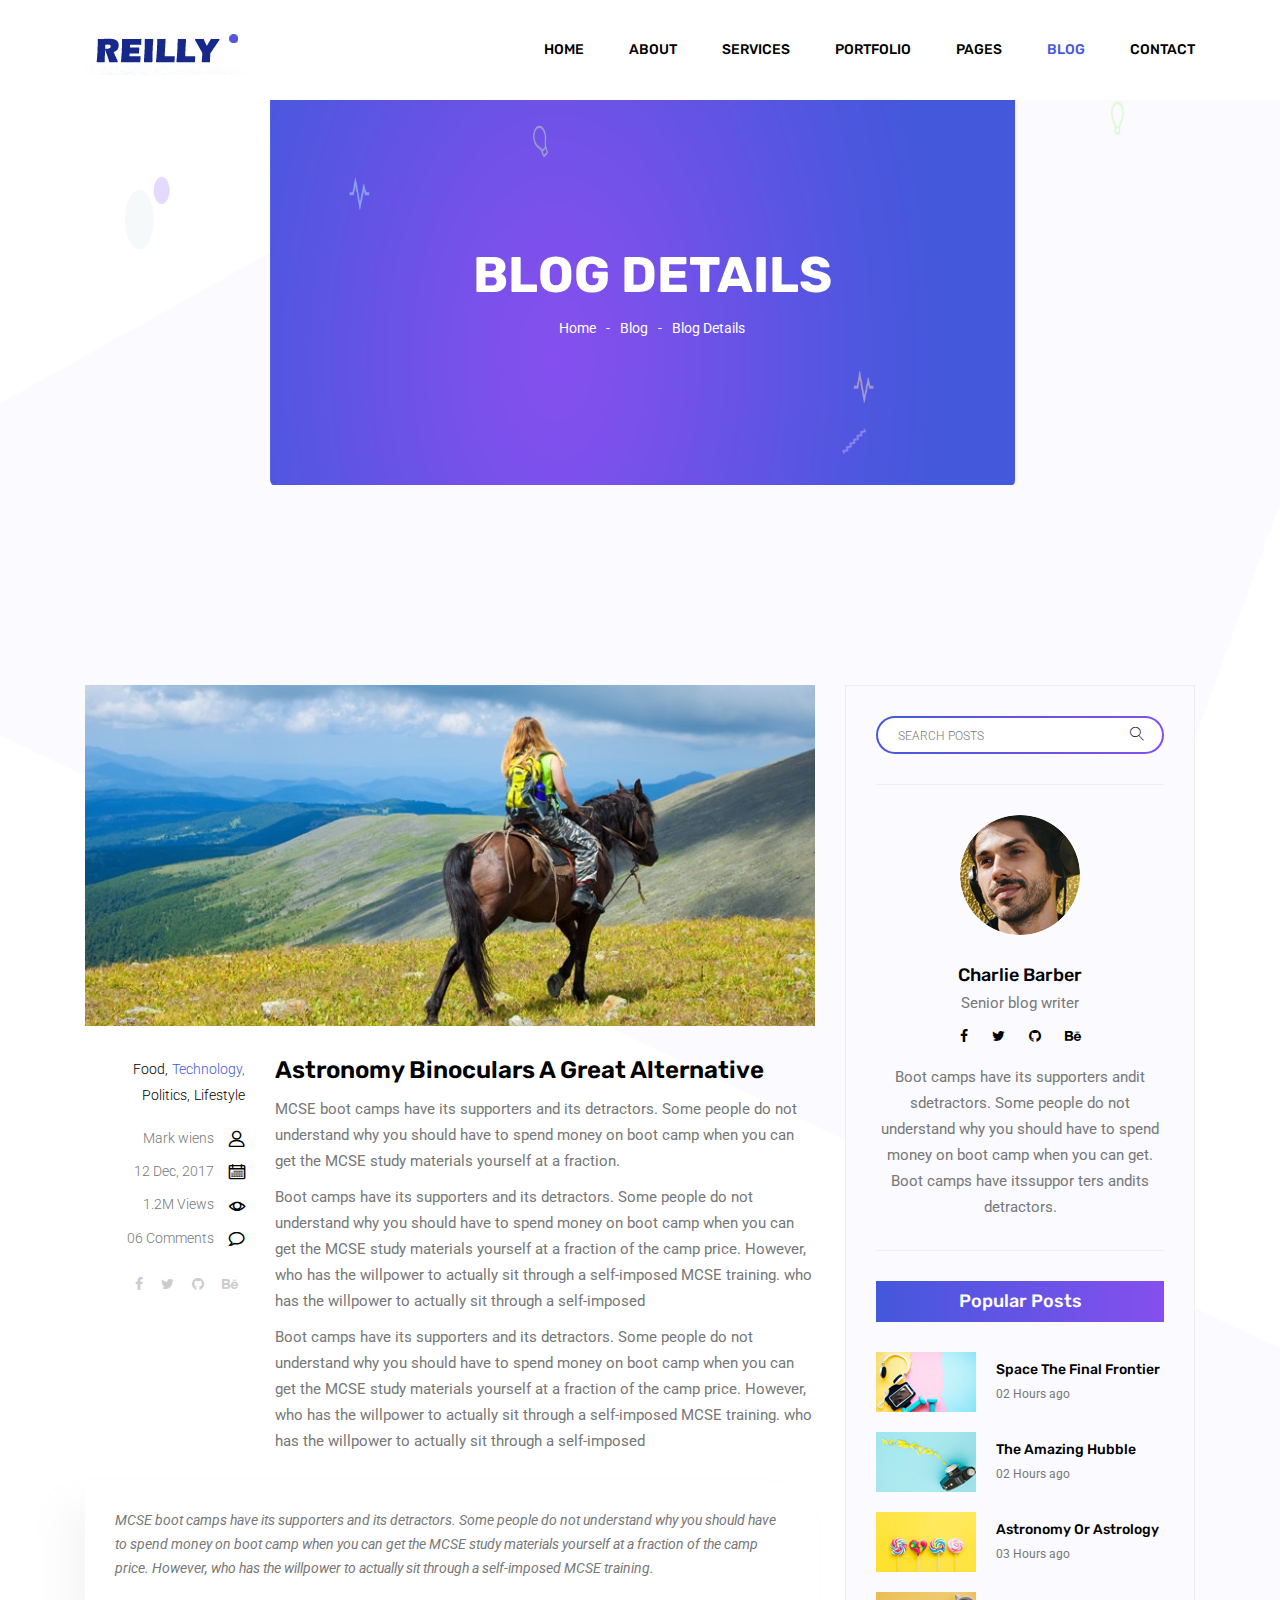
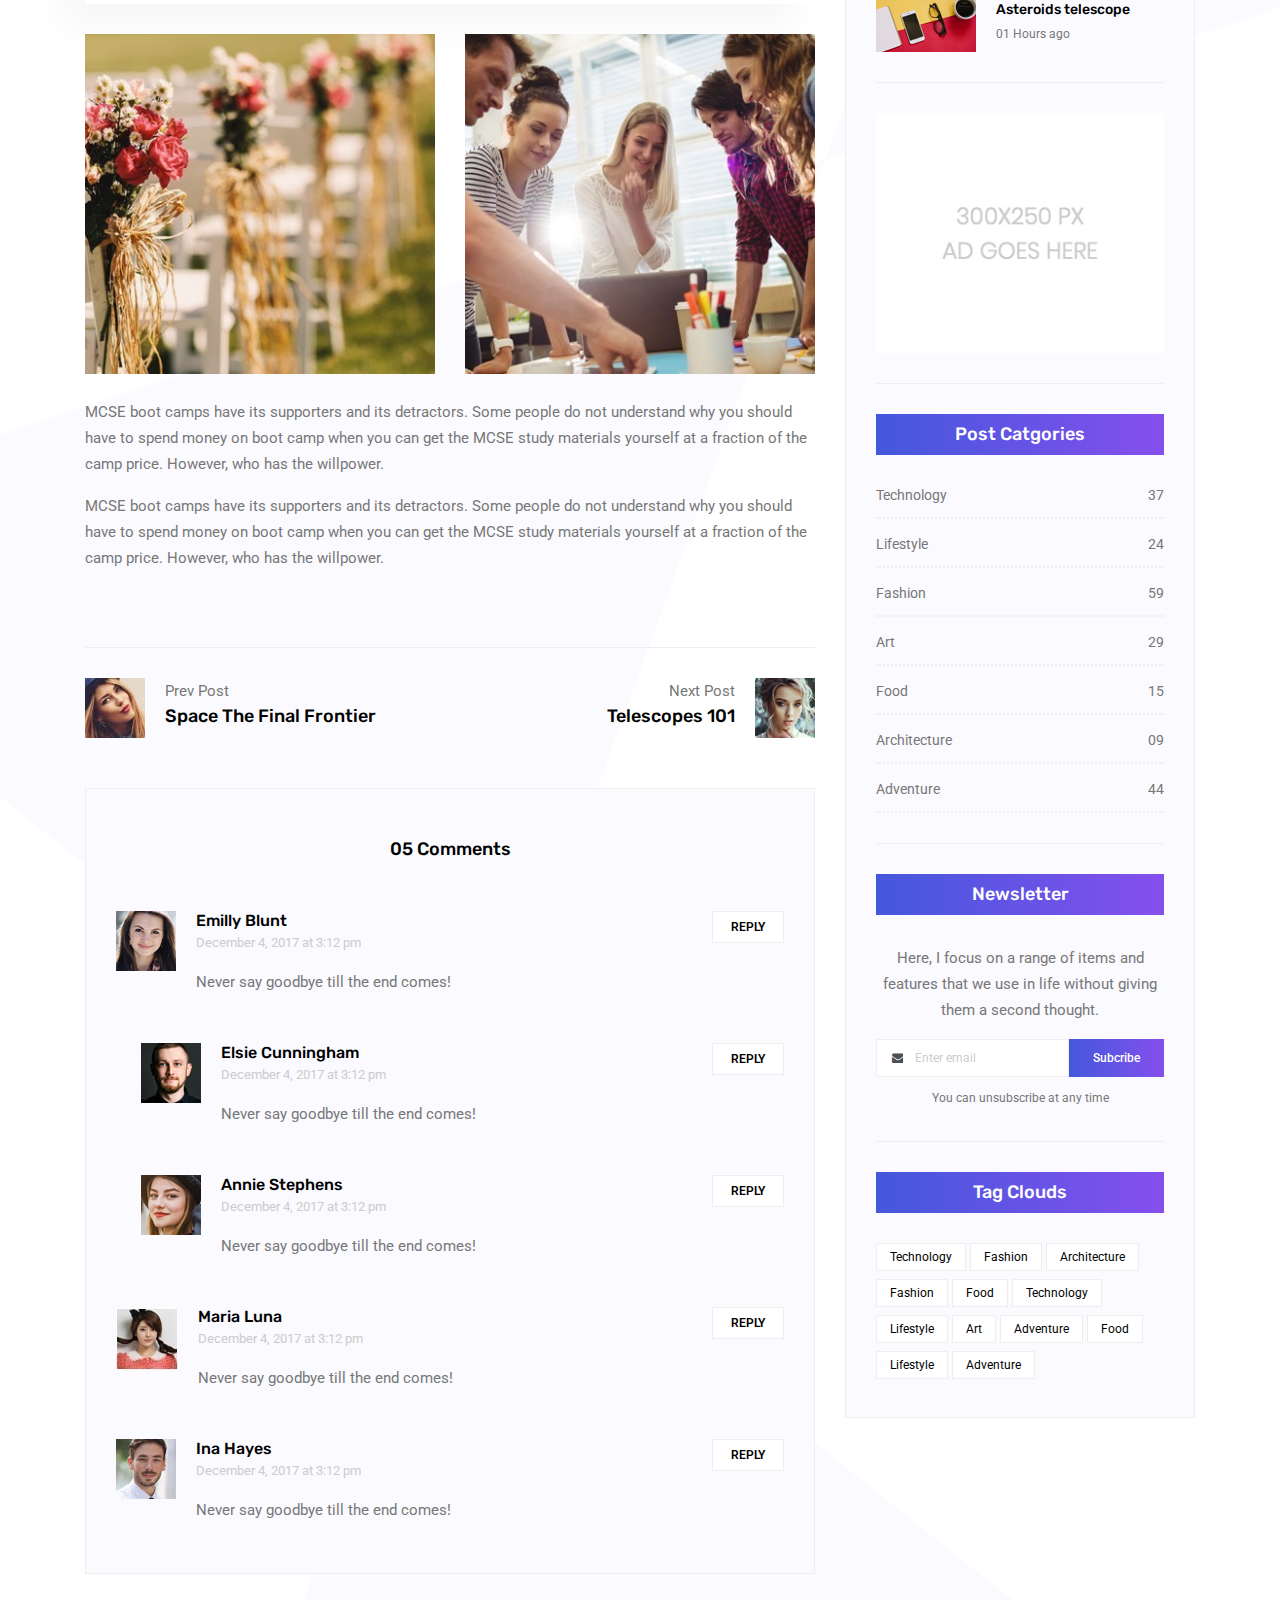
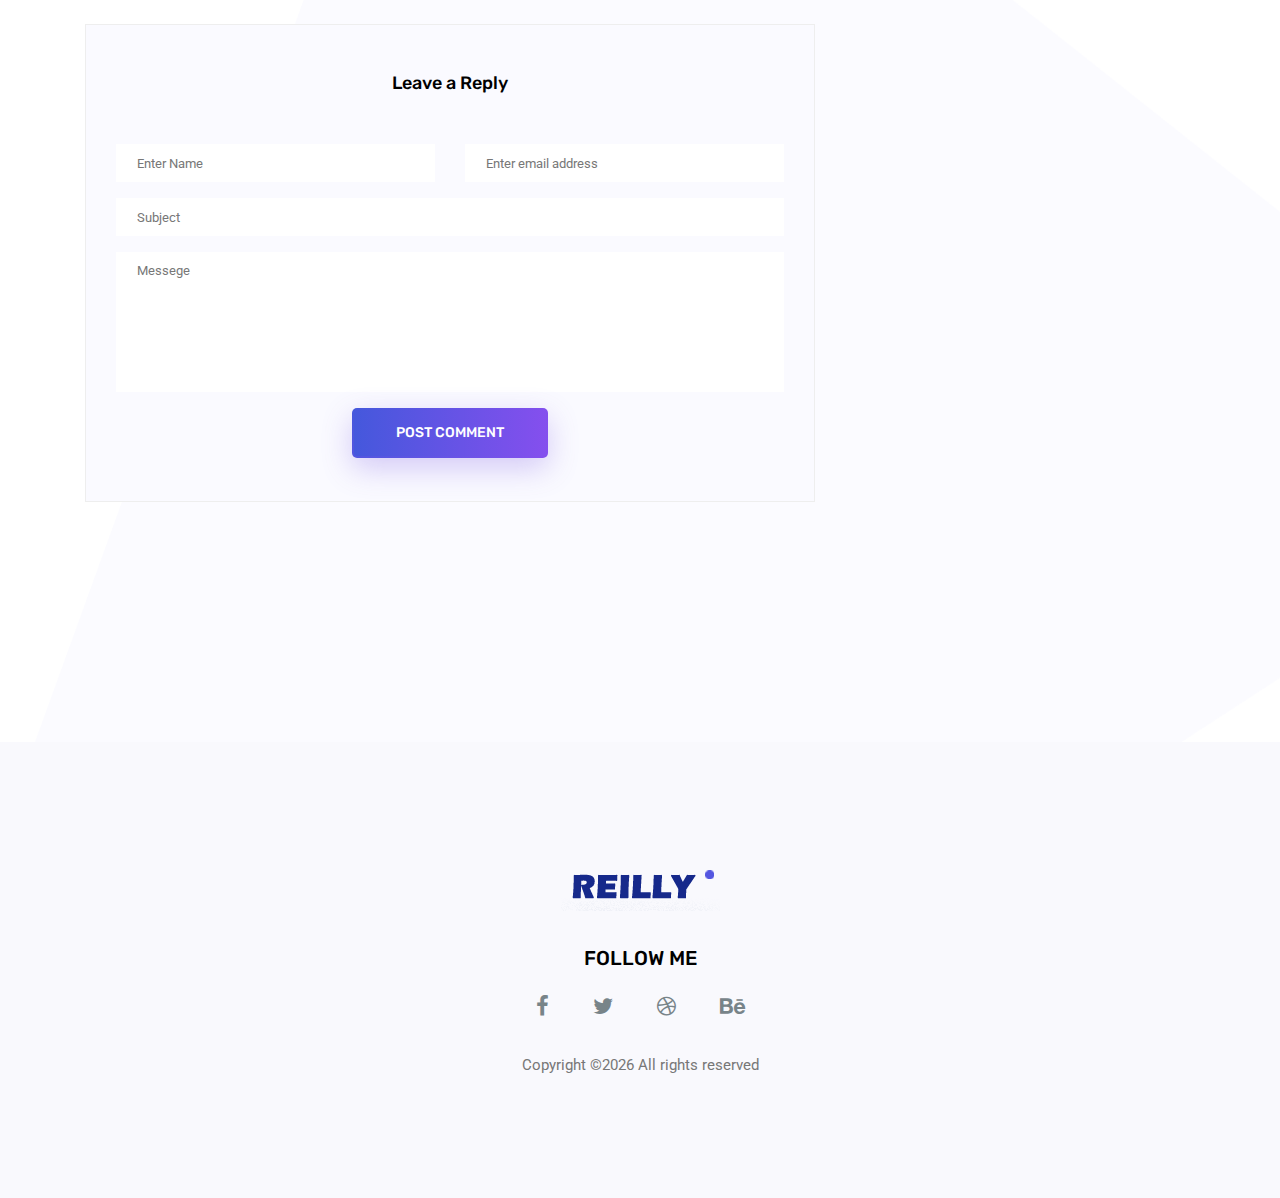
<file: single-blog.html>
<!doctype html>
<html lang="en">

<head>
	<!-- Required meta tags -->
	<meta charset="utf-8">
	<meta name="viewport" content="width=device-width, initial-scale=1, shrink-to-fit=no">
	<link rel="icon" href="img/favicon.png" type="image/png">
	<title>Blog Details</title>
	<!-- Bootstrap CSS -->
	<link rel="stylesheet" href="css/bootstrap.css">
	<link rel="stylesheet" href="vendors/linericon/style.css">
	<link rel="stylesheet" href="css/font-awesome.min.css">
	<link rel="stylesheet" href="vendors/owl-carousel/owl.carousel.min.css">
	<link rel="stylesheet" href="css/magnific-popup.css">
	<link rel="stylesheet" href="vendors/nice-select/css/nice-select.css">
	<!-- main css -->
	<link rel="stylesheet" href="css/style.css">
</head>

<body class="blog_version">

	<!--================ Start Header Area =================-->
	<header class="header_area">
		<div class="main_menu">
			<nav class="navbar navbar-expand-lg navbar-light">
				<div class="container">
					<!-- Brand and toggle get grouped for better mobile display -->
					<a class="navbar-brand logo_h" href="index.html"><img src="img/logo.png" alt=""></a>
					<button class="navbar-toggler" type="button" data-toggle="collapse" data-target="#navbarSupportedContent"
					 aria-controls="navbarSupportedContent" aria-expanded="false" aria-label="Toggle navigation">
						<span class="icon-bar"></span>
						<span class="icon-bar"></span>
						<span class="icon-bar"></span>
					</button>
					<!-- Collect the nav links, forms, and other content for toggling -->
					<div class="collapse navbar-collapse offset" id="navbarSupportedContent">
						<ul class="nav navbar-nav menu_nav justify-content-end">
							<li class="nav-item"><a class="nav-link" href="index.html">Home</a></li>
							<li class="nav-item"><a class="nav-link" href="about.html">About</a></li>
							<li class="nav-item"><a class="nav-link" href="services.html">Services</a></li>
							<li class="nav-item"><a class="nav-link" href="portfolio.html">Portfolio</a></li>
							<li class="nav-item submenu dropdown">
								<a href="#" class="nav-link dropdown-toggle" data-toggle="dropdown" role="button" aria-haspopup="true"
								 aria-expanded="false">Pages</a>
								<ul class="dropdown-menu">
                                    <li class="nav-item"><a class="nav-link" href="elements.html">Elements</a></li>
                                    <li class="nav-item"><a class="nav-link" href="portfolio-details.html">Portfolio Details</a></li>
								</ul>
							</li>
							<li class="nav-item submenu dropdown active">
								<a href="#" class="nav-link dropdown-toggle" data-toggle="dropdown" role="button" aria-haspopup="true"
								 aria-expanded="false">Blog</a>
								<ul class="dropdown-menu">
									<li class="nav-item"><a class="nav-link" href="blog.html">Blog</a></li>
									<li class="nav-item"><a class="nav-link" href="single-blog.html">Blog Details</a></li>
								</ul>
							</li>
							<li class="nav-item"><a class="nav-link" href="contact.html">Contact</a></li>
						</ul>
					</div>
				</div>
			</nav>
		</div>
	</header>
	<!--================ End Header Area =================-->

    <!--================ Start Banner Area =================-->
    <section class="banner_area">
        <div class="banner_inner d-flex align-items-center">
            <div class="container">
                <div class="banner_content text-center">
                    <h2>Blog Details</h2>
                    <div class="page_link">
                        <a href="index.html">Home</a>
                        <a href="blog.html">Blog</a>
                        <a href="single-blog.html">Blog Details</a>
                    </div>
                </div>
            </div>
        </div>
    </section>
    <!--================ End Banner Area =================-->
    
    <!--================Blog Area =================-->
    <section class="blog_area single-post-area section_gap">
        <div class="container">
            <div class="row">
                <div class="col-lg-8 posts-list">
                    <div class="single-post row">
                        <div class="col-lg-12">
                            <div class="feature-img">
                                <img class="img-fluid" src="img/blog/feature-img1.jpg" alt="">
                            </div>									
                        </div>
                        <div class="col-lg-3  col-md-3">
                            <div class="blog_info text-right">
                                <div class="post_tag">
                                    <a href="#">Food,</a>
                                    <a class="active" href="#">Technology,</a>
                                    <a href="#">Politics,</a>
                                    <a href="#">Lifestyle</a>
                                </div>
                                <ul class="blog_meta list">
                                    <li><a href="#">Mark wiens<i class="lnr lnr-user"></i></a></li>
                                    <li><a href="#">12 Dec, 2017<i class="lnr lnr-calendar-full"></i></a></li>
                                    <li><a href="#">1.2M Views<i class="lnr lnr-eye"></i></a></li>
                                    <li><a href="#">06 Comments<i class="lnr lnr-bubble"></i></a></li>
                                </ul>
                                <ul class="social-links">
                                    <li><a href="#"><i class="fa fa-facebook"></i></a></li>
                                    <li><a href="#"><i class="fa fa-twitter"></i></a></li>
                                    <li><a href="#"><i class="fa fa-github"></i></a></li>
                                    <li><a href="#"><i class="fa fa-behance"></i></a></li>
                                </ul>
                            </div>
                        </div>
                        <div class="col-lg-9 col-md-9 blog_details">
                            <h2>Astronomy Binoculars A Great Alternative</h2>
                            <p class="excert">
                                MCSE boot camps have its supporters and its detractors. Some people do not understand why you should have to spend money on boot camp when you can get the MCSE study materials yourself at a fraction.
                            </p>
                            <p>
                                Boot camps have its supporters and its detractors. Some people do not understand why you should have to spend money on boot camp when you can get the MCSE study materials yourself at a fraction of the camp price. However, who has the willpower to actually sit through a self-imposed MCSE training. who has the willpower to actually sit through a self-imposed
                            </p>
                            <p>
                                Boot camps have its supporters and its detractors. Some people do not understand why you should have to spend money on boot camp when you can get the MCSE study materials yourself at a fraction of the camp price. However, who has the willpower to actually sit through a self-imposed MCSE training. who has the willpower to actually sit through a self-imposed
                            </p>
                        </div>
                        <div class="col-lg-12">
                            <div class="quotes">
                                MCSE boot camps have its supporters and its detractors. Some people do not understand why you should have to spend money on boot camp when you can get the MCSE study materials yourself at a fraction of the camp price. However, who has the willpower to actually sit through a self-imposed MCSE training.										
                            </div>
                            <div class="row">
                                <div class="col-6">
                                    <img class="img-fluid" src="img/blog/post-img1.jpg" alt="">
                                </div>
                                <div class="col-6">
                                    <img class="img-fluid" src="img/blog/post-img2.jpg" alt="">
                                </div>	
                                <div class="col-lg-12 mt-25">
                                    <p>
                                        MCSE boot camps have its supporters and its detractors. Some people do not understand why you should have to spend money on boot camp when you can get the MCSE study materials yourself at a fraction of the camp price. However, who has the willpower.
                                    </p>
                                    <p>
                                        MCSE boot camps have its supporters and its detractors. Some people do not understand why you should have to spend money on boot camp when you can get the MCSE study materials yourself at a fraction of the camp price. However, who has the willpower.
                                    </p>											
                                </div>									
                            </div>
                        </div>
                    </div>
                    <div class="navigation-area">
                        <div class="row">
                            <div class="col-lg-6 col-md-6 col-12 nav-left flex-row d-flex justify-content-start align-items-center">
                                <div class="thumb">
                                    <a href="#"><img class="img-fluid" src="img/blog/prev.jpg" alt=""></a>
                                </div>
                                <div class="arrow">
                                    <a href="#"><span class="lnr text-white lnr-arrow-left"></span></a>
                                </div>
                                <div class="detials">
                                    <p>Prev Post</p>
                                    <a href="#"><h4>Space The Final Frontier</h4></a>
                                </div>
                            </div>
                            <div class="col-lg-6 col-md-6 col-12 nav-right flex-row d-flex justify-content-end align-items-center">
                                <div class="detials">
                                    <p>Next Post</p>
                                    <a href="#"><h4>Telescopes 101</h4></a>
                                </div>
                                <div class="arrow">
                                    <a href="#"><span class="lnr text-white lnr-arrow-right"></span></a>
                                </div>
                                <div class="thumb">
                                    <a href="#"><img class="img-fluid" src="img/blog/next.jpg" alt=""></a>
                                </div>										
                            </div>									
                        </div>
                    </div>
                    <div class="comments-area">
                        <h4>05 Comments</h4>
                        <div class="comment-list">
                            <div class="single-comment justify-content-between d-flex">
                                <div class="user justify-content-between d-flex">
                                    <div class="thumb">
                                        <img src="img/blog/c1.jpg" alt="">
                                    </div>
                                    <div class="desc">
                                        <h5><a href="#">Emilly Blunt</a></h5>
                                        <p class="date">December 4, 2017 at 3:12 pm </p>
                                        <p class="comment">
                                            Never say goodbye till the end comes!
                                        </p>
                                    </div>
                                </div>
                                <div class="reply-btn">
                                        <a href="" class="btn-reply text-uppercase">reply</a> 
                                </div>
                            </div>
                        </div>	
                        <div class="comment-list left-padding">
                            <div class="single-comment justify-content-between d-flex">
                                <div class="user justify-content-between d-flex">
                                    <div class="thumb">
                                        <img src="img/blog/c2.jpg" alt="">
                                    </div>
                                    <div class="desc">
                                        <h5><a href="#">Elsie Cunningham</a></h5>
                                        <p class="date">December 4, 2017 at 3:12 pm </p>
                                        <p class="comment">
                                            Never say goodbye till the end comes!
                                        </p>
                                    </div>
                                </div>
                                <div class="reply-btn">
                                        <a href="" class="btn-reply text-uppercase">reply</a> 
                                </div>
                            </div>
                        </div>	
                        <div class="comment-list left-padding">
                            <div class="single-comment justify-content-between d-flex">
                                <div class="user justify-content-between d-flex">
                                    <div class="thumb">
                                        <img src="img/blog/c3.jpg" alt="">
                                    </div>
                                    <div class="desc">
                                        <h5><a href="#">Annie Stephens</a></h5>
                                        <p class="date">December 4, 2017 at 3:12 pm </p>
                                        <p class="comment">
                                            Never say goodbye till the end comes!
                                        </p>
                                    </div>
                                </div>
                                <div class="reply-btn">
                                        <a href="" class="btn-reply text-uppercase">reply</a> 
                                </div>
                            </div>
                        </div>	
                        <div class="comment-list">
                            <div class="single-comment justify-content-between d-flex">
                                <div class="user justify-content-between d-flex">
                                    <div class="thumb">
                                        <img src="img/blog/c4.jpg" alt="">
                                    </div>
                                    <div class="desc">
                                        <h5><a href="#">Maria Luna</a></h5>
                                        <p class="date">December 4, 2017 at 3:12 pm </p>
                                        <p class="comment">
                                            Never say goodbye till the end comes!
                                        </p>
                                    </div>
                                </div>
                                <div class="reply-btn">
                                        <a href="" class="btn-reply text-uppercase">reply</a> 
                                </div>
                            </div>
                        </div>	
                        <div class="comment-list">
                            <div class="single-comment justify-content-between d-flex">
                                <div class="user justify-content-between d-flex">
                                    <div class="thumb">
                                        <img src="img/blog/c5.jpg" alt="">
                                    </div>
                                    <div class="desc">
                                        <h5><a href="#">Ina Hayes</a></h5>
                                        <p class="date">December 4, 2017 at 3:12 pm </p>
                                        <p class="comment">
                                            Never say goodbye till the end comes!
                                        </p>
                                    </div>
                                </div>
                                <div class="reply-btn">
                                        <a href="" class="btn-reply text-uppercase">reply</a> 
                                </div>
                            </div>
                        </div>	                                             				
                    </div>
                    <div class="comment-form">
                        <h4>Leave a Reply</h4>
                        <form>
                            <div class="form-group form-inline">
                                <div class="form-group col-lg-6 col-md-6 name">
                                <input type="text" class="form-control" id="name" placeholder="Enter Name" onfocus="this.placeholder = ''" onblur="this.placeholder = 'Enter Name'">
                                </div>
                                <div class="form-group col-lg-6 col-md-6 email">
                                <input type="email" class="form-control" id="email" placeholder="Enter email address" onfocus="this.placeholder = ''" onblur="this.placeholder = 'Enter email address'">
                                </div>										
                            </div>
                            <div class="form-group">
                                <input type="text" class="form-control" id="subject" placeholder="Subject" onfocus="this.placeholder = ''" onblur="this.placeholder = 'Subject'">
                            </div>
                            <div class="form-group">
                                <textarea class="form-control mb-10" rows="5" name="message" placeholder="Messege" onfocus="this.placeholder = ''" onblur="this.placeholder = 'Messege'" required=""></textarea>
                            </div>
                            <a href="#" class="primary-btn primary_btn"><span>Post Comment</span></a>	
                        </form>
                    </div>
                </div>
                <div class="col-lg-4">
                    <div class="blog_right_sidebar">
                        <aside class="single_sidebar_widget search_widget">
                            <div class="input-group">
                                <input type="text" class="form-control" placeholder="Search Posts">
                                <span class="input-group-btn">
                                    <button class="btn btn-default" type="button"><i class="lnr lnr-magnifier"></i></button>
                                </span>
                            </div><!-- /input-group -->
                            <div class="br"></div>
                        </aside>
                        <aside class="single_sidebar_widget author_widget">
                            <img class="author_img rounded-circle" src="img/blog/author.png" alt="">
                            <h4>Charlie Barber</h4>
                            <p>Senior blog writer</p>
                            <div class="social_icon">
                                <a href="#"><i class="fa fa-facebook"></i></a>
                                <a href="#"><i class="fa fa-twitter"></i></a>
                                <a href="#"><i class="fa fa-github"></i></a>
                                <a href="#"><i class="fa fa-behance"></i></a>
                            </div>
                            <p>Boot camps have its supporters andit sdetractors. Some people do not understand why you should have to spend money on boot camp when you can get. Boot camps have itssuppor ters andits detractors.</p>
                            <div class="br"></div>
                        </aside>
                        <aside class="single_sidebar_widget popular_post_widget">
                            <h3 class="widget_title">Popular Posts</h3>
                            <div class="media post_item">
                                <img src="img/blog/popular-post/post1.jpg" alt="post">
                                <div class="media-body">
                                    <a href="blog-details.html"><h3>Space The Final Frontier</h3></a>
                                    <p>02 Hours ago</p>
                                </div>
                            </div>
                            <div class="media post_item">
                                <img src="img/blog/popular-post/post2.jpg" alt="post">
                                <div class="media-body">
                                    <a href="blog-details.html"><h3>The Amazing Hubble</h3></a>
                                    <p>02 Hours ago</p>
                                </div>
                            </div>
                            <div class="media post_item">
                                <img src="img/blog/popular-post/post3.jpg" alt="post">
                                <div class="media-body">
                                    <a href="blog-details.html"><h3>Astronomy Or Astrology</h3></a>
                                    <p>03 Hours ago</p>
                                </div>
                            </div>
                            <div class="media post_item">
                                <img src="img/blog/popular-post/post4.jpg" alt="post">
                                <div class="media-body">
                                    <a href="blog-details.html"><h3>Asteroids telescope</h3></a>
                                    <p>01 Hours ago</p>
                                </div>
                            </div>
                            <div class="br"></div>
                        </aside>
                        <aside class="single_sidebar_widget ads_widget">
                            <a href="#"><img class="img-fluid" src="img/blog/add.jpg" alt=""></a>
                            <div class="br"></div>
                        </aside>
                        <aside class="single_sidebar_widget post_category_widget">
                            <h4 class="widget_title">Post Catgories</h4>
                            <ul class="list cat-list">
                                <li>
                                    <a href="#" class="d-flex justify-content-between">
                                        <p>Technology</p>
                                        <p>37</p>
                                    </a>
                                </li>
                                <li>
                                    <a href="#" class="d-flex justify-content-between">
                                        <p>Lifestyle</p>
                                        <p>24</p>
                                    </a>
                                </li>
                                <li>
                                    <a href="#" class="d-flex justify-content-between">
                                        <p>Fashion</p>
                                        <p>59</p>
                                    </a>
                                </li>
                                <li>
                                    <a href="#" class="d-flex justify-content-between">
                                        <p>Art</p>
                                        <p>29</p>
                                    </a>
                                </li>
                                <li>
                                    <a href="#" class="d-flex justify-content-between">
                                        <p>Food</p>
                                        <p>15</p>
                                    </a>
                                </li>
                                <li>
                                    <a href="#" class="d-flex justify-content-between">
                                        <p>Architecture</p>
                                        <p>09</p>
                                    </a>
                                </li>
                                <li>
                                    <a href="#" class="d-flex justify-content-between">
                                        <p>Adventure</p>
                                        <p>44</p>
                                    </a>
                                </li>															
                            </ul>
                            <div class="br"></div>
                        </aside>
                        <aside class="single-sidebar-widget newsletter_widget">
                            <h4 class="widget_title">Newsletter</h4>
                            <p>
                            Here, I focus on a range of items and features that we use in life without
                            giving them a second thought.
                            </p>
                            <div class="form-group d-flex flex-row">
                                <div class="input-group">
                                    <div class="input-group-prepend">
                                        <div class="input-group-text"><i class="fa fa-envelope" aria-hidden="true"></i></div>
                                    </div>
                                    <input type="text" class="form-control" id="inlineFormInputGroup" placeholder="Enter email" onfocus="this.placeholder = ''" onblur="this.placeholder = 'Enter email'">
                                </div>
                                <a href="#" class="bbtns">Subcribe</a>
                            </div>	
                            <p class="text-bottom">You can unsubscribe at any time</p>	
                            <div class="br"></div>							
                        </aside>
                        <aside class="single-sidebar-widget tag_cloud_widget">
                            <h4 class="widget_title">Tag Clouds</h4>
                            <ul class="list">
                                <li><a href="#">Technology</a></li>
                                <li><a href="#">Fashion</a></li>
                                <li><a href="#">Architecture</a></li>
                                <li><a href="#">Fashion</a></li>
                                <li><a href="#">Food</a></li>
                                <li><a href="#">Technology</a></li>
                                <li><a href="#">Lifestyle</a></li>
                                <li><a href="#">Art</a></li>
                                <li><a href="#">Adventure</a></li>
                                <li><a href="#">Food</a></li>
                                <li><a href="#">Lifestyle</a></li>
                                <li><a href="#">Adventure</a></li>
                            </ul>
                        </aside>
                    </div>
                </div>
            </div>
        </div>
    </section>
    <!--================Blog Area =================-->
        
    <!--================Footer Area =================-->
	<footer class="footer_area">
        <div class="container">
            <div class="row justify-content-center">
                <div class="col-lg-12">
                    <div class="footer_top flex-column">
                        <div class="footer_logo">
                            <a href="#">
                                <img src="img/logo.png" alt="">
                            </a>
                            <h4>Follow Me</h4>
                        </div>
                        <div class="footer_social">
                            <a href="#"><i class="fa fa-facebook"></i></a>
                            <a href="#"><i class="fa fa-twitter"></i></a>
                            <a href="#"><i class="fa fa-dribbble"></i></a>
                            <a href="#"><i class="fa fa-behance"></i></a>
                        </div>
                    </div>
                </div>
            </div>
            <div class="row footer_bottom justify-content-center">
                <p class="col-lg-8 col-sm-12 footer-text">
                    <!-- Link back to Colorlib can't be removed. Template is licensed under CC BY 3.0. -->
Copyright &copy;<script>document.write(new Date().getFullYear());</script> All rights reserved 
<!-- Link back to Colorlib can't be removed. Template is licensed under CC BY 3.0. --></p>
            </div>
        </div>
    </footer>
    <!--================End Footer Area =================-->
       
        <!-- Optional JavaScript -->
        <!-- jQuery first, then Popper.js, then Bootstrap JS -->
        <script src="js/jquery-3.2.1.min.js"></script>
        <script src="js/popper.js"></script>
        <script src="js/bootstrap.min.js"></script>
        <script src="js/stellar.js"></script>
        <script src="vendors/lightbox/simpleLightbox.min.js"></script>
        <script src="vendors/nice-select/js/jquery.nice-select.min.js"></script>
        <script src="vendors/isotope/imagesloaded.pkgd.min.js"></script>
        <script src="vendors/isotope/isotope-min.js"></script>
        <script src="vendors/owl-carousel/owl.carousel.min.js"></script>
        <script src="js/jquery.ajaxchimp.min.js"></script>
        <script src="js/mail-script.js"></script>
        <script src="js/theme.js"></script>
    </body>
    </html>
</file>
<file: vendors/linericon/style.css>
@font-face {
	font-family: 'Linearicons-Free';
	src:url('fonts/Linearicons-Free.eot?w118d');
	src:url('fonts/Linearicons-Free.eot?#iefixw118d') format('embedded-opentype'),
		url('fonts/Linearicons-Free.woff2?w118d') format('woff2'),
		url('fonts/Linearicons-Free.woff?w118d') format('woff'),
		url('fonts/Linearicons-Free.ttf?w118d') format('truetype'),
		url('fonts/Linearicons-Free.svg?w118d#Linearicons-Free') format('svg');
	font-weight: normal;
	font-style: normal;
}

.lnr {
	font-family: 'Linearicons-Free';
	speak: none;
	font-style: normal;
	font-weight: normal;
	font-variant: normal;
	text-transform: none;
	line-height: 1;

	/* Better Font Rendering =========== */
	-webkit-font-smoothing: antialiased;
	-moz-osx-font-smoothing: grayscale;
}

.lnr-home:before {
	content: "\e800";
}
.lnr-apartment:before {
	content: "\e801";
}
.lnr-pencil:before {
	content: "\e802";
}
.lnr-magic-wand:before {
	content: "\e803";
}
.lnr-drop:before {
	content: "\e804";
}
.lnr-lighter:before {
	content: "\e805";
}
.lnr-poop:before {
	content: "\e806";
}
.lnr-sun:before {
	content: "\e807";
}
.lnr-moon:before {
	content: "\e808";
}
.lnr-cloud:before {
	content: "\e809";
}
.lnr-cloud-upload:before {
	content: "\e80a";
}
.lnr-cloud-download:before {
	content: "\e80b";
}
.lnr-cloud-sync:before {
	content: "\e80c";
}
.lnr-cloud-check:before {
	content: "\e80d";
}
.lnr-database:before {
	content: "\e80e";
}
.lnr-lock:before {
	content: "\e80f";
}
.lnr-cog:before {
	content: "\e810";
}
.lnr-trash:before {
	content: "\e811";
}
.lnr-dice:before {
	content: "\e812";
}
.lnr-heart:before {
	content: "\e813";
}
.lnr-star:before {
	content: "\e814";
}
.lnr-star-half:before {
	content: "\e815";
}
.lnr-star-empty:before {
	content: "\e816";
}
.lnr-flag:before {
	content: "\e817";
}
.lnr-envelope:before {
	content: "\e818";
}
.lnr-paperclip:before {
	content: "\e819";
}
.lnr-inbox:before {
	content: "\e81a";
}
.lnr-eye:before {
	content: "\e81b";
}
.lnr-printer:before {
	content: "\e81c";
}
.lnr-file-empty:before {
	content: "\e81d";
}
.lnr-file-add:before {
	content: "\e81e";
}
.lnr-enter:before {
	content: "\e81f";
}
.lnr-exit:before {
	content: "\e820";
}
.lnr-graduation-hat:before {
	content: "\e821";
}
.lnr-license:before {
	content: "\e822";
}
.lnr-music-note:before {
	content: "\e823";
}
.lnr-film-play:before {
	content: "\e824";
}
.lnr-camera-video:before {
	content: "\e825";
}
.lnr-camera:before {
	content: "\e826";
}
.lnr-picture:before {
	content: "\e827";
}
.lnr-book:before {
	content: "\e828";
}
.lnr-bookmark:before {
	content: "\e829";
}
.lnr-user:before {
	content: "\e82a";
}
.lnr-users:before {
	content: "\e82b";
}
.lnr-shirt:before {
	content: "\e82c";
}
.lnr-store:before {
	content: "\e82d";
}
.lnr-cart:before {
	content: "\e82e";
}
.lnr-tag:before {
	content: "\e82f";
}
.lnr-phone-handset:before {
	content: "\e830";
}
.lnr-phone:before {
	content: "\e831";
}
.lnr-pushpin:before {
	content: "\e832";
}
.lnr-map-marker:before {
	content: "\e833";
}
.lnr-map:before {
	content: "\e834";
}
.lnr-location:before {
	content: "\e835";
}
.lnr-calendar-full:before {
	content: "\e836";
}
.lnr-keyboard:before {
	content: "\e837";
}
.lnr-spell-check:before {
	content: "\e838";
}
.lnr-screen:before {
	content: "\e839";
}
.lnr-smartphone:before {
	content: "\e83a";
}
.lnr-tablet:before {
	content: "\e83b";
}
.lnr-laptop:before {
	content: "\e83c";
}
.lnr-laptop-phone:before {
	content: "\e83d";
}
.lnr-power-switch:before {
	content: "\e83e";
}
.lnr-bubble:before {
	content: "\e83f";
}
.lnr-heart-pulse:before {
	content: "\e840";
}
.lnr-construction:before {
	content: "\e841";
}
.lnr-pie-chart:before {
	content: "\e842";
}
.lnr-chart-bars:before {
	content: "\e843";
}
.lnr-gift:before {
	content: "\e844";
}
.lnr-diamond:before {
	content: "\e845";
}
.lnr-linearicons:before {
	content: "\e846";
}
.lnr-dinner:before {
	content: "\e847";
}
.lnr-coffee-cup:before {
	content: "\e848";
}
.lnr-leaf:before {
	content: "\e849";
}
.lnr-paw:before {
	content: "\e84a";
}
.lnr-rocket:before {
	content: "\e84b";
}
.lnr-briefcase:before {
	content: "\e84c";
}
.lnr-bus:before {
	content: "\e84d";
}
.lnr-car:before {
	content: "\e84e";
}
.lnr-train:before {
	content: "\e84f";
}
.lnr-bicycle:before {
	content: "\e850";
}
.lnr-wheelchair:before {
	content: "\e851";
}
.lnr-select:before {
	content: "\e852";
}
.lnr-earth:before {
	content: "\e853";
}
.lnr-smile:before {
	content: "\e854";
}
.lnr-sad:before {
	content: "\e855";
}
.lnr-neutral:before {
	content: "\e856";
}
.lnr-mustache:before {
	content: "\e857";
}
.lnr-alarm:before {
	content: "\e858";
}
.lnr-bullhorn:before {
	content: "\e859";
}
.lnr-volume-high:before {
	content: "\e85a";
}
.lnr-volume-medium:before {
	content: "\e85b";
}
.lnr-volume-low:before {
	content: "\e85c";
}
.lnr-volume:before {
	content: "\e85d";
}
.lnr-mic:before {
	content: "\e85e";
}
.lnr-hourglass:before {
	content: "\e85f";
}
.lnr-undo:before {
	content: "\e860";
}
.lnr-redo:before {
	content: "\e861";
}
.lnr-sync:before {
	content: "\e862";
}
.lnr-history:before {
	content: "\e863";
}
.lnr-clock:before {
	content: "\e864";
}
.lnr-download:before {
	content: "\e865";
}
.lnr-upload:before {
	content: "\e866";
}
.lnr-enter-down:before {
	content: "\e867";
}
.lnr-exit-up:before {
	content: "\e868";
}
.lnr-bug:before {
	content: "\e869";
}
.lnr-code:before {
	content: "\e86a";
}
.lnr-link:before {
	content: "\e86b";
}
.lnr-unlink:before {
	content: "\e86c";
}
.lnr-thumbs-up:before {
	content: "\e86d";
}
.lnr-thumbs-down:before {
	content: "\e86e";
}
.lnr-magnifier:before {
	content: "\e86f";
}
.lnr-cross:before {
	content: "\e870";
}
.lnr-menu:before {
	content: "\e871";
}
.lnr-list:before {
	content: "\e872";
}
.lnr-chevron-up:before {
	content: "\e873";
}
.lnr-chevron-down:before {
	content: "\e874";
}
.lnr-chevron-left:before {
	content: "\e875";
}
.lnr-chevron-right:before {
	content: "\e876";
}
.lnr-arrow-up:before {
	content: "\e877";
}
.lnr-arrow-down:before {
	content: "\e878";
}
.lnr-arrow-left:before {
	content: "\e879";
}
.lnr-arrow-right:before {
	content: "\e87a";
}
.lnr-move:before {
	content: "\e87b";
}
.lnr-warning:before {
	content: "\e87c";
}
.lnr-question-circle:before {
	content: "\e87d";
}
.lnr-menu-circle:before {
	content: "\e87e";
}
.lnr-checkmark-circle:before {
	content: "\e87f";
}
.lnr-cross-circle:before {
	content: "\e880";
}
.lnr-plus-circle:before {
	content: "\e881";
}
.lnr-circle-minus:before {
	content: "\e882";
}
.lnr-arrow-up-circle:before {
	content: "\e883";
}
.lnr-arrow-down-circle:before {
	content: "\e884";
}
.lnr-arrow-left-circle:before {
	content: "\e885";
}
.lnr-arrow-right-circle:before {
	content: "\e886";
}
.lnr-chevron-up-circle:before {
	content: "\e887";
}
.lnr-chevron-down-circle:before {
	content: "\e888";
}
.lnr-chevron-left-circle:before {
	content: "\e889";
}
.lnr-chevron-right-circle:before {
	content: "\e88a";
}
.lnr-crop:before {
	content: "\e88b";
}
.lnr-frame-expand:before {
	content: "\e88c";
}
.lnr-frame-contract:before {
	content: "\e88d";
}
.lnr-layers:before {
	content: "\e88e";
}
.lnr-funnel:before {
	content: "\e88f";
}
.lnr-text-format:before {
	content: "\e890";
}
.lnr-text-format-remove:before {
	content: "\e891";
}
.lnr-text-size:before {
	content: "\e892";
}
.lnr-bold:before {
	content: "\e893";
}
.lnr-italic:before {
	content: "\e894";
}
.lnr-underline:before {
	content: "\e895";
}
.lnr-strikethrough:before {
	content: "\e896";
}
.lnr-highlight:before {
	content: "\e897";
}
.lnr-text-align-left:before {
	content: "\e898";
}
.lnr-text-align-center:before {
	content: "\e899";
}
.lnr-text-align-right:before {
	content: "\e89a";
}
.lnr-text-align-justify:before {
	content: "\e89b";
}
.lnr-line-spacing:before {
	content: "\e89c";
}
.lnr-indent-increase:before {
	content: "\e89d";
}
.lnr-indent-decrease:before {
	content: "\e89e";
}
.lnr-pilcrow:before {
	content: "\e89f";
}
.lnr-direction-ltr:before {
	content: "\e8a0";
}
.lnr-direction-rtl:before {
	content: "\e8a1";
}
.lnr-page-break:before {
	content: "\e8a2";
}
.lnr-sort-alpha-asc:before {
	content: "\e8a3";
}
.lnr-sort-amount-asc:before {
	content: "\e8a4";
}
.lnr-hand:before {
	content: "\e8a5";
}
.lnr-pointer-up:before {
	content: "\e8a6";
}
.lnr-pointer-right:before {
	content: "\e8a7";
}
.lnr-pointer-down:before {
	content: "\e8a8";
}
.lnr-pointer-left:before {
	content: "\e8a9";
}
</file>
<file: vendors/nice-select/css/nice-select.css>
.nice-select {
  -webkit-tap-highlight-color: transparent;
  background-color: #fff;
  border-radius: 5px;
  border: solid 1px #e8e8e8;
  box-sizing: border-box;
  clear: both;
  cursor: pointer;
  display: block;
  float: left;
  font-family: inherit;
  font-size: 14px;
  font-weight: normal;
  height: 42px;
  line-height: 40px;
  outline: none;
  padding-left: 18px;
  padding-right: 30px;
  position: relative;
  text-align: left !important;
  -webkit-transition: all 0.2s ease-in-out;
  transition: all 0.2s ease-in-out;
  -webkit-user-select: none;
     -moz-user-select: none;
      -ms-user-select: none;
          user-select: none;
  white-space: nowrap;
  width: auto; }
  .nice-select:hover {
    border-color: #dbdbdb; }
  .nice-select:active, .nice-select.open, .nice-select:focus {
    border-color: #999; }
  .nice-select:after {
    border-bottom: 2px solid #999;
    border-right: 2px solid #999;
    content: '';
    display: block;
    height: 5px;
    margin-top: -4px;
    pointer-events: none;
    position: absolute;
    right: 12px;
    top: 50%;
    -webkit-transform-origin: 66% 66%;
        -ms-transform-origin: 66% 66%;
            transform-origin: 66% 66%;
    -webkit-transform: rotate(45deg);
        -ms-transform: rotate(45deg);
            transform: rotate(45deg);
    -webkit-transition: all 0.15s ease-in-out;
    transition: all 0.15s ease-in-out;
    width: 5px; }
  .nice-select.open:after {
    -webkit-transform: rotate(-135deg);
        -ms-transform: rotate(-135deg);
            transform: rotate(-135deg); }
  .nice-select.open .list {
    opacity: 1;
    pointer-events: auto;
    -webkit-transform: scale(1) translateY(0);
        -ms-transform: scale(1) translateY(0);
            transform: scale(1) translateY(0); }
  .nice-select.disabled {
    border-color: #ededed;
    color: #999;
    pointer-events: none; }
    .nice-select.disabled:after {
      border-color: #cccccc; }
  .nice-select.wide {
    width: 100%; }
    .nice-select.wide .list {
      left: 0 !important;
      right: 0 !important; }
  .nice-select.right {
    float: right; }
    .nice-select.right .list {
      left: auto;
      right: 0; }
  .nice-select.small {
    font-size: 12px;
    height: 36px;
    line-height: 34px; }
    .nice-select.small:after {
      height: 4px;
      width: 4px; }
    .nice-select.small .option {
      line-height: 34px;
      min-height: 34px; }
  .nice-select .list {
    background-color: #fff;
    border-radius: 5px;
    box-shadow: 0 0 0 1px rgba(68, 68, 68, 0.11);
    box-sizing: border-box;
    margin-top: 4px;
    opacity: 0;
    overflow: hidden;
    padding: 0;
    pointer-events: none;
    position: absolute;
    top: 100%;
    left: 0;
    -webkit-transform-origin: 50% 0;
        -ms-transform-origin: 50% 0;
            transform-origin: 50% 0;
    -webkit-transform: scale(0.75) translateY(-21px);
        -ms-transform: scale(0.75) translateY(-21px);
            transform: scale(0.75) translateY(-21px);
    -webkit-transition: all 0.2s cubic-bezier(0.5, 0, 0, 1.25), opacity 0.15s ease-out;
    transition: all 0.2s cubic-bezier(0.5, 0, 0, 1.25), opacity 0.15s ease-out;
    z-index: 9; }
    .nice-select .list:hover .option:not(:hover) {
      background-color: transparent !important; }
  .nice-select .option {
    cursor: pointer;
    font-weight: 400;
    line-height: 40px;
    list-style: none;
    min-height: 40px;
    outline: none;
    padding-left: 18px;
    padding-right: 29px;
    text-align: left;
    -webkit-transition: all 0.2s;
    transition: all 0.2s; }
    .nice-select .option:hover, .nice-select .option.focus, .nice-select .option.selected.focus {
      background-color: #f6f6f6; }
    .nice-select .option.selected {
      font-weight: bold; }
    .nice-select .option.disabled {
      background-color: transparent;
      color: #999;
      cursor: default; }

.no-csspointerevents .nice-select .list {
  display: none; }

.no-csspointerevents .nice-select.open .list {
  display: block; }
</file>
<file: css/style.css>
/*----------------------------------------------------
@File: Default Styles
@Author: SPONDON IT

This file contains the styling for the actual theme, this
is the file you need to edit to change the look of the
theme.
---------------------------------------------------- */
/*=====================================================================
@Template Name: HostHub Construction 
@Developed By: Web Dev
Author E-mail: b.reilly.dev@hotmail.com

=====================================================================*/
/*----------------------------------------------------*/
/*font Variables*/
/*Color Variables*/
/*=================== fonts ====================*/
@import url("https://fonts.googleapis.com/css?family=Roboto:400,500|Rubik:500,700");
/*---------------------------------------------------- */
/*----------------------------------------------------*/
/* Medium Layout: 1280px */
/* Tablet Layout: 768px */
/* Mobile Layout: 320px */
/* Wide Mobile Layout: 480px */
/*---------------------------------------------------- */
/*----------------------------------------------------*/
body {
  line-height: 26px;
  font-size: 15px;
  font-family: "Roboto", sans-serif;
  font-weight: 400;
  color: #777777;
  background: url(../img/body-bg.png) no-repeat center; }

h1,
h2,
h3,
h4,
h5,
h6 {
  font-family: "Rubik", sans-serif;
  font-weight: 500;
  color: #000000; }

.list {
  list-style: none;
  margin: 0px;
  padding: 0px; }

a {
  text-decoration: none;
  transition: all 0.3s ease-in-out; }
  a:hover, a:focus {
    text-decoration: none;
    outline: none; }

button:focus {
  outline: none;
  box-shadow: none; }

.mt-25 {
  margin-top: 25px; }

.p0 {
  padding-left: 0px;
  padding-right: 0px; }

.white_bg {
  background: #fff !important; }

.mb-50 {
  margin-bottom: 50px; }

.ml-15 {
  margin-left: 15px; }

.ml-20 {
  margin-left: 20px; }

.mt-50 {
  margin-top: 50px; }

/*---------------------------------------------------- */
/*----------------------------------------------------*/
.section_gap {
  padding: 200px 0; }
  @media (max-width: 1199px) {
    .section_gap {
      padding: 80px 0; } }

.section_gap_top {
  padding-top: 200px; }
  @media (max-width: 1199px) {
    .section_gap_top {
      padding-top: 80px; } }

.section_gap_bottom {
  padding-bottom: 200px; }
  @media (max-width: 1199px) {
    .section_gap_bottom {
      padding-bottom: 80px; } }

/* Main Title Area css
============================================================================================ */
.main_title {
  text-align: center;
  margin-bottom: 100px; }
  @media (max-width: 1199px) {
    .main_title {
      margin-bottom: 50px; } }
  .main_title h2 {
    font-size: 36px;
    font-weight: 700;
    margin-bottom: 15px;
    line-height: 50px;
    text-transform: uppercase; }
    @media (max-width: 991px) {
      .main_title h2 br {
        display: none; } }
    @media (max-width: 767px) {
      .main_title h2 {
        font-size: 30px;
        line-height: 34px; } }
  .main_title p {
    margin-bottom: 0px; }
    @media (max-width: 991px) {
      .main_title p br {
        display: none; } }
  .main_title.white h2 {
    color: #fff; }
  .main_title.white p {
    color: #fff;
    opacity: .6; }

/* End Main Title Area css
============================================================================================ */
/* Start Gradient Area css
============================================================================================ */
.gradient-bg, .header_area .navbar .nav .nav-item.submenu ul .nav-item:hover .nav-link, .blog_right_sidebar .widget_title, .blog_right_sidebar .newsletter_widget .bbtns, .blog_right_sidebar .tag_cloud_widget ul li a:hover, .blog-pagination .page-item.active .page-link, .blog-pagination .page-link:hover, .comments-area .btn-reply:hover {
  background: -webkit-linear-gradient(90deg, #4458dc 0%, #854fee 100%);
  background: -moz-linear-gradient(90deg, #4458dc 0%, #854fee 100%);
  background: -o-linear-gradient(90deg, #4458dc 0%, #854fee 100%);
  background: linear-gradient(90deg, #4458dc 0%, #854fee 100%); }

.border-gradient {
  border-image: -webkit-linear-gradient(90deg, #4458dc 0%, #854fee 100%);
  border-image: -moz-linear-gradient(90deg, #4458dc 0%, #854fee 100%);
  border-image: -o-linear-gradient(90deg, #4458dc 0%, #854fee 100%);
  border-image: linear-gradient(90deg, #4458dc 0%, #854fee 100%); }

.gradient-bg2 {
  background: -webkit-linear-gradient(90deg, #4458dc 0%, #854fee 100%);
  background: -moz-linear-gradient(90deg, #4458dc 0%, #854fee 100%);
  background: -o-linear-gradient(90deg, #4458dc 0%, #854fee 100%);
  background: linear-gradient(90deg, #4458dc 0%, #854fee 100%); }

.gradient-color, .contact_info .info_item i {
  background: -webkit-linear-gradient(90deg, #4458dc 0%, #854fee 100%);
  background: -moz-linear-gradient(90deg, #4458dc 0%, #854fee 100%);
  background: -o-linear-gradient(90deg, #4458dc 0%, #854fee 100%);
  background: linear-gradient(90deg, #4458dc 0%, #854fee 100%);
  -webkit-background-clip: text;
  -webkit-text-fill-color: transparent; }

/* End Gradient Area css
============================================================================================ */
.primary_btn {
  display: inline-block;
  color: #fff;
  letter-spacing: 0px;
  font-family: "Rubik", sans-serif;
  font-weight: 500;
  font-size: 14px;
  line-height: 46px;
  outline: none !important;
  text-align: center;
  cursor: pointer;
  text-transform: uppercase;
  border-radius: 5px;
  background-origin: border-box;
  background-clip: content-box, border-box;
  background-image: linear-gradient(to right, #4458dc 0%, #854fee 100%), radial-gradient(circle at top left, #4458dc, #854fee);
  border: double 2px transparent;
  box-shadow: 0px 10px 30px rgba(118, 85, 225, 0.3); }
  .primary_btn span {
    padding: 0 42px; }
  .primary_btn.tr-bg {
    background-image: linear-gradient(#ffffff, #ffffff), radial-gradient(circle at top left, #4458dc, #854fee);
    border: 2px solid transparent;
    color: #222222;
    box-shadow: none; }
    .primary_btn.tr-bg:hover {
      background-image: linear-gradient(to right, #4458dc 0%, #854fee 100%), radial-gradient(circle at top left, #4458dc, #854fee);
      border: double 2px transparent;
      color: #ffffff;
      box-shadow: 0px 10px 30px rgba(118, 85, 225, 0.3); }
  .primary_btn:hover {
    background-image: linear-gradient(#ffffff, #ffffff), radial-gradient(circle at top left, #4458dc, #854fee);
    border: 2px solid #854fee;
    color: #222222;
    box-shadow: none;
    background-clip: border-box; }

.overlay {
  position: absolute;
  left: 0;
  top: 0;
  height: 100%;
  width: 100%; }

/*---------------------------------------------------- */
/*----------------------------------------------------*/
.header_area {
  position: absolute;
  width: 100%;
  z-index: 9999;
  background: #ffffff; }
  .header_area .menu_nav {
    width: 100%; }
  .header_area .navbar {
    background: transparent;
    padding: 0px;
    border: 0px;
    border-radius: 0px;
    width: 100%; }
    .header_area .navbar .nav .nav-item {
      margin-right: 45px; }
      .header_area .navbar .nav .nav-item .nav-link {
        font: 500 14px/100px "Rubik", sans-serif;
        text-transform: uppercase;
        color: #000000;
        padding: 0px;
        display: inline-block; }
        .header_area .navbar .nav .nav-item .nav-link:after {
          display: none; }
      .header_area .navbar .nav .nav-item:hover .nav-link, .header_area .navbar .nav .nav-item.active .nav-link {
        color: #4458dc; }
      .header_area .navbar .nav .nav-item.submenu {
        position: relative; }
        .header_area .navbar .nav .nav-item.submenu ul {
          border: none;
          padding: 0px;
          border-radius: 0px;
          box-shadow: none;
          margin: 0px;
          background: #fff; }
          @media (min-width: 992px) {
            .header_area .navbar .nav .nav-item.submenu ul {
              position: absolute;
              top: 120%;
              left: 0px;
              min-width: 200px;
              text-align: left;
              opacity: 0;
              transition: all 300ms ease-in;
              visibility: hidden;
              display: block;
              border: none;
              padding: 0px;
              border-radius: 0px;
              box-shadow: 0px 10px 30px 0px rgba(0, 0, 0, 0.1); } }
          .header_area .navbar .nav .nav-item.submenu ul:before {
            content: "";
            width: 0;
            height: 0;
            border-style: solid;
            border-width: 10px 10px 0 10px;
            border-color: #eeeeee transparent transparent transparent;
            position: absolute;
            right: 24px;
            top: 45px;
            z-index: 3;
            opacity: 0;
            transition: all 400ms linear; }
          .header_area .navbar .nav .nav-item.submenu ul .nav-item {
            display: block;
            float: none;
            margin-right: 0px;
            border-bottom: 1px solid #ededed;
            margin-left: 0px;
            transition: all 0.4s linear; }
            .header_area .navbar .nav .nav-item.submenu ul .nav-item .nav-link {
              line-height: 45px;
              color: #000000;
              padding: 0px 30px;
              transition: all 150ms linear;
              display: block;
              text-transform: capitalize;
              margin-right: 0px; }
            .header_area .navbar .nav .nav-item.submenu ul .nav-item:last-child {
              border-bottom: none; }
            .header_area .navbar .nav .nav-item.submenu ul .nav-item:hover .nav-link {
              color: #fff; }
        @media (min-width: 992px) {
          .header_area .navbar .nav .nav-item.submenu:hover ul {
            visibility: visible;
            opacity: 1;
            top: 100%; } }
        .header_area .navbar .nav .nav-item.submenu:hover ul .nav-item {
          margin-top: 0px; }
      .header_area .navbar .nav .nav-item:last-child {
        margin-right: 0px; }
  .header_area.navbar_fixed .main_menu {
    position: fixed;
    width: 100%;
    top: -70px;
    left: 0;
    right: 0;
    background: #ffffff;
    transform: translateY(70px);
    transition: transform 500ms ease, background 500ms ease;
    -webkit-transition: transform 500ms ease, background 500ms ease;
    box-shadow: 0px 3px 16px 0px rgba(0, 0, 0, 0.1); }
    .header_area.navbar_fixed .main_menu .navbar .nav .nav-item .nav-link {
      line-height: 70px; }
  @media (min-width: 992px) {
    .header_area.white_menu .navbar .navbar-brand img {
      display: none; }
      .header_area.white_menu .navbar .navbar-brand img + img {
        display: inline-block; } }
  @media (max-width: 991px) {
    .header_area.white_menu .navbar .navbar-brand img {
      display: inline-block; }
      .header_area.white_menu .navbar .navbar-brand img + img {
        display: none; } }
  .header_area.white_menu .navbar .nav .nav-item .nav-link {
    color: #fff; }
  .header_area.white_menu.navbar_fixed .main_menu .navbar .navbar-brand img {
    display: inline-block; }
    .header_area.white_menu.navbar_fixed .main_menu .navbar .navbar-brand img + img {
      display: none; }
  .header_area.white_menu.navbar_fixed .main_menu .navbar .nav .nav-item .nav-link {
    line-height: 70px;
    color: #000000; }

.owl-carousel.off {
  display: -ms-flexbox;
  display: flex; }

/*---------------------------------------------------- */
/*----------------------------------------------------*/
/* Home Banner Area css
============================================================================================ */
.home_banner_area {
  z-index: 1; }
  .home_banner_area .banner_inner {
    width: 100%; }
    .home_banner_area .banner_inner .home_right_img {
      padding-top: 197px; }
      @media (max-width: 1480px) {
        .home_banner_area .banner_inner .home_right_img img {
          max-width: 100%;
          height: auto; } }
      @media (max-width: 991px) {
        .home_banner_area .banner_inner .home_right_img {
          display: none; } }
    .home_banner_area .banner_inner .col-lg-7 {
      vertical-align: middle;
      align-self: center; }
    .home_banner_area .banner_inner .banner_content {
      text-align: left; }
      @media (max-width: 991px) {
        .home_banner_area .banner_inner .banner_content {
          margin-top: 150px; } }
      .home_banner_area .banner_inner .banner_content h3 {
        font-size: 40px;
        margin-bottom: 20px;
        position: relative; }
        .home_banner_area .banner_inner .banner_content h3:after {
          content: '';
          width: 410px;
          height: 2px;
          position: absolute;
          top: 50%;
          left: 23%;
          background: #000000; }
          @media (max-width: 575px) {
            .home_banner_area .banner_inner .banner_content h3:after {
              display: none; } }
      .home_banner_area .banner_inner .banner_content h1 {
        margin-top: 20px;
        font-size: 70px;
        line-height: 60px;
        margin-bottom: 25px; }
        @media (max-width: 1024px) {
          .home_banner_area .banner_inner .banner_content h1 {
            font-size: 60px; } }
        @media (max-width: 767px) {
          .home_banner_area .banner_inner .banner_content h1 {
            font-size: 50px; } }
      .home_banner_area .banner_inner .banner_content h5 {
        font-size: 24px;
        margin-bottom: 35px; }
      .home_banner_area .banner_inner .banner_content .primary_btn {
        margin-right: 20px; }

.banner_area {
  position: relative;
  z-index: 1;
  min-height: 485px; }
  @media (max-width: 1199px) {
    .banner_area {
      min-height: 350px; } }
  .banner_area .banner_inner {
    position: relative;
    overflow: hidden;
    width: 100%;
    min-height: 485px;
    background: url(../img/banner/common-banner.png) no-repeat right bottom;
    background-size: 90% 85%;
    width: 98%;
    z-index: 1; }
    @media (max-width: 1199px) {
      .banner_area .banner_inner {
        min-height: 350px; } }
    @media (max-width: 991px) {
      .banner_area .banner_inner {
        background: #854fee;
        width: 100%; } }
    .banner_area .banner_inner .banner_content {
      margin-left: 50px;
      margin-top: 100px; }
      @media (max-width: 991px) {
        .banner_area .banner_inner .banner_content {
          margin-left: 0px;
          margin-top: 50px; } }
      .banner_area .banner_inner .banner_content h2 {
        color: #fff;
        font-size: 50px;
        font-family: "Rubik", sans-serif;
        margin-bottom: 10px;
        text-transform: uppercase;
        font-weight: 700; }
        @media (max-width: 991px) {
          .banner_area .banner_inner .banner_content h2 {
            font-size: 30px; } }
      .banner_area .banner_inner .banner_content .page_link a {
        font-size: 14px;
        color: #fff;
        font-family: "Roboto", sans-serif;
        margin-right: 20px;
        position: relative; }
        .banner_area .banner_inner .banner_content .page_link a:before {
          content: "-";
          position: absolute;
          right: -14px;
          top: 50%;
          -webkit-transform: translateY(-50%);
          -moz-transform: translateY(-50%);
          -ms-transform: translateY(-50%);
          -o-transform: translateY(-50%);
          transform: translateY(-50%); }
        .banner_area .banner_inner .banner_content .page_link a:last-child {
          margin-right: 0px; }
          .banner_area .banner_inner .banner_content .page_link a:last-child:before {
            display: none; }

/* End Home Banner Area css
============================================================================================ */
/*---------------------------------------------------- */
/*----------------------------------------------------*/
/* Latest Blog Area css
============================================================================================ */
/* End Latest Blog Area css
============================================================================================ */
.blog_btn {
  border: 1px solid #eeeeee;
  background: #f9f9ff;
  padding: 0px 32px;
  font-size: 13px;
  font-weight: 500;
  font-family: "Roboto", sans-serif;
  color: #000000;
  line-height: 34px;
  display: inline-block; }
  .blog_btn:hover {
    background: #4458dc;
    border-color: #4458dc;
    color: #fff; }

.white_bg_btn {
  background: #fff;
  display: inline-block;
  color: #000000;
  line-height: 40px;
  padding: 0px 28px;
  font-size: 14px;
  font-family: "Roboto", sans-serif;
  font-weight: 500;
  text-transform: uppercase;
  -webkit-transition: all 0.4s ease 0s;
  -moz-transition: all 0.4s ease 0s;
  -o-transition: all 0.4s ease 0s;
  transition: all 0.4s ease 0s;
  border: none; }
  .white_bg_btn:hover {
    background: #4458dc;
    color: #fff; }

/* Causes Area css
============================================================================================ */
.causes_slider .owl-dots {
  text-align: center;
  margin-top: 80px; }
  .causes_slider .owl-dots .owl-dot {
    height: 14px;
    width: 14px;
    background: #eeeeee;
    display: inline-block;
    margin-right: 7px; }
    .causes_slider .owl-dots .owl-dot:last-child {
      margin-right: 0px; }
    .causes_slider .owl-dots .owl-dot.active {
      background: #4458dc; }

.causes_item {
  background: #fff; }
  .causes_item .causes_img {
    position: relative; }
    .causes_item .causes_img .c_parcent {
      position: absolute;
      bottom: 0px;
      width: 100%;
      left: 0px;
      height: 3px;
      background: rgba(255, 255, 255, 0.5); }
      .causes_item .causes_img .c_parcent span {
        width: 70%;
        height: 3px;
        background: #4458dc;
        position: absolute;
        left: 0px;
        bottom: 0px; }
        .causes_item .causes_img .c_parcent span:before {
          content: "75%";
          position: absolute;
          right: -10px;
          bottom: 0px;
          background: #4458dc;
          color: #fff;
          padding: 0px 5px; }
  .causes_item .causes_text {
    padding: 30px 35px 40px 30px; }
    .causes_item .causes_text h4 {
      color: #000000;
      font-family: "Roboto", sans-serif;
      font-size: 18px;
      font-weight: 600;
      margin-bottom: 15px;
      cursor: pointer; }
      .causes_item .causes_text h4:hover {
        color: #4458dc; }
    .causes_item .causes_text p {
      font-size: 14px;
      line-height: 24px;
      color: #777777;
      font-weight: 300;
      margin-bottom: 0px; }
  .causes_item .causes_bottom a {
    width: 50%;
    border: 1px solid #4458dc;
    text-align: center;
    float: left;
    line-height: 50px;
    background: #4458dc;
    color: #fff;
    font-family: "Roboto", sans-serif;
    font-size: 14px;
    font-weight: 500; }
    .causes_item .causes_bottom a + a {
      border-color: #eeeeee;
      background: #fff;
      font-size: 14px;
      color: #000000; }

/* End Causes Area css
============================================================================================ */
/*================= latest_blog_area css =============*/
.single-recent-blog-post {
  margin-bottom: 30px; }
  .single-recent-blog-post .thumb {
    overflow: hidden; }
    .single-recent-blog-post .thumb img {
      transition: all 0.7s linear; }
  .single-recent-blog-post .details {
    padding-top: 30px; }
    .single-recent-blog-post .details .sec_h4 {
      line-height: 24px;
      padding: 10px 0px 13px;
      transition: all 0.3s linear; }
      .single-recent-blog-post .details .sec_h4:hover {
        color: #777777; }
  .single-recent-blog-post .date {
    font-size: 14px;
    line-height: 24px;
    font-weight: 400; }
  .single-recent-blog-post:hover img {
    transform: scale(1.23) rotate(10deg); }

.tags .tag_btn {
  font-size: 12px;
  font-weight: 500;
  line-height: 20px;
  border: 1px solid #eeeeee;
  display: inline-block;
  padding: 1px 18px;
  text-align: center;
  color: #000000; }
  .tags .tag_btn:before {
    background: #4458dc; }
  .tags .tag_btn + .tag_btn {
    margin-left: 2px; }

/*========= blog_categorie_area css ===========*/
.blog_categorie_area {
  padding-bottom: 80px; }

.categories_post {
  position: relative;
  text-align: center;
  cursor: pointer; }
  .categories_post img {
    max-width: 100%; }
  .categories_post .categories_details {
    position: absolute;
    top: 20px;
    left: 20px;
    right: 20px;
    bottom: 20px;
    background: rgba(34, 34, 34, 0.8);
    color: #fff;
    transition: all 0.3s linear;
    display: flex;
    align-items: center;
    justify-content: center; }
    .categories_post .categories_details h5 {
      margin-bottom: 0px;
      font-size: 18px;
      line-height: 26px;
      text-transform: uppercase;
      color: #fff;
      position: relative; }
    .categories_post .categories_details p {
      font-weight: 300;
      font-size: 14px;
      line-height: 26px;
      margin-bottom: 0px;
      -webkit-transition: all 0.4s ease 0s;
      -moz-transition: all 0.4s ease 0s;
      -o-transition: all 0.4s ease 0s;
      transition: all 0.4s ease 0s; }
    .categories_post .categories_details .border_line {
      margin: 10px 0px;
      background: #fff;
      width: 100%;
      height: 1px; }
  .categories_post:hover .categories_details {
    background: rgba(68, 88, 220, 0.85); }

/*============ blog_left_sidebar css ==============*/
.blog_item {
  margin-bottom: 40px; }

.blog_info {
  padding-top: 30px; }
  .blog_info .post_tag {
    padding-bottom: 20px; }
    .blog_info .post_tag a {
      font: 300 14px/21px "Roboto", sans-serif;
      color: #000000; }
      .blog_info .post_tag a:hover {
        color: #777777; }
      .blog_info .post_tag a.active {
        color: #4458dc; }
  .blog_info .blog_meta li a {
    font: 300 14px/20px "Roboto", sans-serif;
    color: #777777;
    vertical-align: middle;
    padding-bottom: 12px;
    display: inline-block; }
    .blog_info .blog_meta li a i {
      color: #000000;
      font-size: 16px;
      font-weight: 600;
      padding-left: 15px;
      line-height: 20px;
      vertical-align: middle; }
    .blog_info .blog_meta li a:hover {
      color: #4458dc; }

.blog_post img {
  max-width: 100%; }
.blog_post .primary_btn {
  line-height: 38px; }

.blog_details {
  padding-top: 20px; }
  .blog_details h2 {
    font-size: 24px;
    line-height: 36px;
    color: #000000;
    font-weight: 600;
    transition: all 0.3s linear; }
    .blog_details h2:hover {
      color: #4458dc; }
  .blog_details p {
    margin-bottom: 26px; }

.view_btn {
  font-size: 14px;
  line-height: 36px;
  display: inline-block;
  color: #000000;
  font-weight: 500;
  padding: 0px 30px;
  background: #fff; }

.blog_right_sidebar {
  border: 1px solid #eeeeee;
  background: #fafaff;
  padding: 30px; }
  .blog_right_sidebar .widget_title {
    font-size: 18px;
    line-height: 25px;
    text-align: center;
    color: #fff;
    padding: 8px 0px;
    margin-bottom: 30px; }
  .blog_right_sidebar .search_widget .input-group .form-control {
    position: relative;
    font-size: 14px;
    line-height: 29px;
    width: 100%;
    font-weight: 300;
    color: #777777;
    padding-left: 20px;
    border-radius: 45px;
    z-index: 0;
    border: double 2px transparent;
    background-image: linear-gradient(white, white), radial-gradient(circle at top left, #4458dc, #854fee);
    background-image: -webkit-linear-gradient(white, white), -webkit-radial-gradient(circle at top left, #4458dc, #854fee);
    background-image: -moz-linear-gradient(white, white), -moz-radial-gradient(circle at top left, #4458dc, #854fee);
    background-image: -ms-linear-gradient(white, white), -ms-radial-gradient(circle at top left, #4458dc, #854fee);
    background-image: -o-linear-gradient(white, white), -o-radial-gradient(circle at top left, #4458dc, #854fee);
    background-origin: border-box;
    background-clip: content-box, border-box;
    padding: 0;
    text-indent: 20px; }
    .blog_right_sidebar .search_widget .input-group .form-control.placeholder {
      color: #777777;
      text-transform: uppercase;
      font-size: 12px; }
    .blog_right_sidebar .search_widget .input-group .form-control:-moz-placeholder {
      color: #777777;
      text-transform: uppercase;
      font-size: 12px; }
    .blog_right_sidebar .search_widget .input-group .form-control::-moz-placeholder {
      color: #777777;
      text-transform: uppercase;
      font-size: 12px; }
    .blog_right_sidebar .search_widget .input-group .form-control::-webkit-input-placeholder {
      color: #777777;
      text-transform: uppercase;
      font-size: 12px; }
    .blog_right_sidebar .search_widget .input-group .form-control:focus {
      box-shadow: none; }
  .blog_right_sidebar .search_widget .input-group .btn-default {
    position: absolute;
    right: 20px;
    background: transparent;
    border: 0px;
    box-shadow: none;
    font-size: 14px;
    color: #000000;
    font-weight: 600;
    padding: 0px;
    top: 50%;
    -webkit-transform: translateY(-50%);
    -moz-transform: translateY(-50%);
    -ms-transform: translateY(-50%);
    -o-transform: translateY(-50%);
    transform: translateY(-50%);
    z-index: 1; }
  .blog_right_sidebar .author_widget {
    text-align: center; }
    .blog_right_sidebar .author_widget h4 {
      font-size: 18px;
      line-height: 20px;
      color: #000000;
      margin-bottom: 5px;
      margin-top: 30px; }
    .blog_right_sidebar .author_widget p {
      margin-bottom: 0px; }
    .blog_right_sidebar .author_widget .social_icon {
      padding: 7px 0px 15px; }
      .blog_right_sidebar .author_widget .social_icon a {
        font-size: 14px;
        color: #000000;
        transition: all 0.2s linear; }
        .blog_right_sidebar .author_widget .social_icon a + a {
          margin-left: 20px; }
        .blog_right_sidebar .author_widget .social_icon a:hover {
          color: #4458dc; }
  .blog_right_sidebar .popular_post_widget .post_item .media-body {
    justify-content: center;
    align-self: center;
    padding-left: 20px; }
    .blog_right_sidebar .popular_post_widget .post_item .media-body h3 {
      font-size: 14px;
      line-height: 20px;
      color: #000000;
      margin-bottom: 4px;
      transition: all 0.3s linear; }
      .blog_right_sidebar .popular_post_widget .post_item .media-body h3:hover {
        color: #4458dc; }
    .blog_right_sidebar .popular_post_widget .post_item .media-body p {
      font-size: 12px;
      line-height: 21px;
      margin-bottom: 0px; }
  .blog_right_sidebar .popular_post_widget .post_item + .post_item {
    margin-top: 20px; }
  .blog_right_sidebar .post_category_widget .cat-list li {
    border-bottom: 2px dotted #eee;
    transition: all 0.3s ease 0s;
    padding-bottom: 12px; }
    .blog_right_sidebar .post_category_widget .cat-list li a {
      font-size: 14px;
      line-height: 20px;
      color: #777; }
      .blog_right_sidebar .post_category_widget .cat-list li a p {
        margin-bottom: 0px; }
    .blog_right_sidebar .post_category_widget .cat-list li + li {
      padding-top: 15px; }
    .blog_right_sidebar .post_category_widget .cat-list li:hover a {
      color: #4458dc; }
    .blog_right_sidebar .post_category_widget .cat-list li:hover {
      border-color: #4458dc; }
  .blog_right_sidebar .newsletter_widget {
    text-align: center; }
    .blog_right_sidebar .newsletter_widget .form-group {
      margin-bottom: 8px; }
    .blog_right_sidebar .newsletter_widget .input-group-prepend {
      margin-right: -1px; }
    .blog_right_sidebar .newsletter_widget .input-group-text {
      background: #fff;
      border-radius: 0px;
      vertical-align: top;
      font-size: 12px;
      line-height: 36px;
      padding: 0px 0px 0px 15px;
      border: 1px solid #eeeeee;
      border-right: 0px; }
    .blog_right_sidebar .newsletter_widget .form-control {
      font-size: 12px;
      line-height: 24px;
      color: #cccccc;
      border: 1px solid #eeeeee;
      border-left: 0px;
      border-radius: 0px; }
      .blog_right_sidebar .newsletter_widget .form-control.placeholder {
        color: #cccccc; }
      .blog_right_sidebar .newsletter_widget .form-control:-moz-placeholder {
        color: #cccccc; }
      .blog_right_sidebar .newsletter_widget .form-control::-moz-placeholder {
        color: #cccccc; }
      .blog_right_sidebar .newsletter_widget .form-control::-webkit-input-placeholder {
        color: #cccccc; }
      .blog_right_sidebar .newsletter_widget .form-control:focus {
        outline: none;
        box-shadow: none; }
    .blog_right_sidebar .newsletter_widget .bbtns {
      color: #fff;
      font-size: 12px;
      line-height: 38px;
      display: inline-block;
      font-weight: 500;
      padding: 0px 24px 0px 24px;
      border-radius: 0; }
    .blog_right_sidebar .newsletter_widget .text-bottom {
      font-size: 12px; }
  .blog_right_sidebar .tag_cloud_widget ul li {
    display: inline-block; }
    .blog_right_sidebar .tag_cloud_widget ul li a {
      display: inline-block;
      border: 1px solid #eee;
      background: #fff;
      padding: 0px 13px;
      margin-bottom: 8px;
      transition: all 0.3s ease 0s;
      color: #000000;
      font-size: 12px; }
      .blog_right_sidebar .tag_cloud_widget ul li a:hover {
        color: #fff; }
  .blog_right_sidebar .br {
    width: 100%;
    height: 1px;
    background: #eeeeee;
    margin: 30px 0px; }

.blog-pagination {
  padding-top: 25px;
  padding-bottom: 95px; }
  .blog-pagination .page-link {
    border-radius: 0; }
  .blog-pagination .page-item {
    border: none; }

.page-link {
  background: transparent;
  font-weight: 400; }

.blog-pagination .page-item.active .page-link {
  border-color: transparent;
  color: #fff; }

.blog-pagination .page-link {
  position: relative;
  display: block;
  padding: 0.5rem 0.75rem;
  margin-left: -1px;
  line-height: 1.25;
  color: #8a8a8a;
  border: none; }

.blog-pagination .page-link .lnr {
  font-weight: 600; }

.blog-pagination .page-item:last-child .page-link,
.blog-pagination .page-item:first-child .page-link {
  border-radius: 0; }

.blog-pagination .page-link:hover {
  color: #fff;
  text-decoration: none;
  border-color: #eee; }

/*============ Start Blog Single Styles  =============*/
.single-post-area .social-links {
  padding-top: 10px; }
  .single-post-area .social-links li {
    display: inline-block;
    margin-bottom: 10px; }
    .single-post-area .social-links li a {
      color: #cccccc;
      padding: 7px;
      font-size: 14px;
      transition: all 0.2s linear; }
      .single-post-area .social-links li a:hover {
        color: #4458dc; }
.single-post-area .blog_details {
  padding-top: 26px; }
  .single-post-area .blog_details p {
    margin-bottom: 10px; }
.single-post-area .quotes {
  margin-top: 20px;
  margin-bottom: 30px;
  padding: 24px 35px 24px 30px;
  background-color: white;
  box-shadow: -20.84px 21.58px 30px 0px rgba(176, 176, 176, 0.1);
  font-size: 14px;
  line-height: 24px;
  color: #777;
  font-style: italic; }
.single-post-area .arrow {
  position: absolute; }
  .single-post-area .arrow .lnr {
    font-size: 20px;
    font-weight: 600; }
.single-post-area .thumb .overlay-bg {
  background: rgba(0, 0, 0, 0.8); }
.single-post-area .navigation-area {
  border-top: 1px solid #eee;
  padding-top: 30px;
  margin-top: 60px; }
  .single-post-area .navigation-area p {
    margin-bottom: 0px; }
  .single-post-area .navigation-area h4 {
    font-size: 18px;
    line-height: 25px;
    color: #000000; }
  .single-post-area .navigation-area .nav-left {
    text-align: left; }
    .single-post-area .navigation-area .nav-left .thumb {
      margin-right: 20px;
      background: #000; }
      .single-post-area .navigation-area .nav-left .thumb img {
        -webkit-transition: all 0.4s ease 0s;
        -moz-transition: all 0.4s ease 0s;
        -o-transition: all 0.4s ease 0s;
        transition: all 0.4s ease 0s; }
    .single-post-area .navigation-area .nav-left .lnr {
      margin-left: 20px;
      opacity: 0;
      -webkit-transition: all 0.4s ease 0s;
      -moz-transition: all 0.4s ease 0s;
      -o-transition: all 0.4s ease 0s;
      transition: all 0.4s ease 0s; }
    .single-post-area .navigation-area .nav-left:hover .lnr {
      opacity: 1; }
    .single-post-area .navigation-area .nav-left:hover .thumb img {
      opacity: .5; }
    @media (max-width: 767px) {
      .single-post-area .navigation-area .nav-left {
        margin-bottom: 30px; } }
  .single-post-area .navigation-area .nav-right {
    text-align: right; }
    .single-post-area .navigation-area .nav-right .thumb {
      margin-left: 20px;
      background: #000; }
      .single-post-area .navigation-area .nav-right .thumb img {
        -webkit-transition: all 0.4s ease 0s;
        -moz-transition: all 0.4s ease 0s;
        -o-transition: all 0.4s ease 0s;
        transition: all 0.4s ease 0s; }
    .single-post-area .navigation-area .nav-right .lnr {
      margin-right: 20px;
      opacity: 0;
      -webkit-transition: all 0.4s ease 0s;
      -moz-transition: all 0.4s ease 0s;
      -o-transition: all 0.4s ease 0s;
      transition: all 0.4s ease 0s; }
    .single-post-area .navigation-area .nav-right:hover .lnr {
      opacity: 1; }
    .single-post-area .navigation-area .nav-right:hover .thumb img {
      opacity: .5; }
@media (max-width: 991px) {
  .single-post-area .sidebar-widgets {
    padding-bottom: 0px; } }

.comments-area {
  background: #fafaff;
  border: 1px solid #eee;
  padding: 50px 30px;
  margin-top: 50px; }
  @media (max-width: 414px) {
    .comments-area {
      padding: 50px 8px; } }
  .comments-area h4 {
    text-align: center;
    margin-bottom: 50px;
    color: #000000;
    font-size: 18px; }
  .comments-area h5 {
    font-size: 16px;
    margin-bottom: 0px; }
  .comments-area a {
    color: #000000; }
  .comments-area .comment-list {
    padding-bottom: 48px; }
    .comments-area .comment-list:last-child {
      padding-bottom: 0px; }
    .comments-area .comment-list.left-padding {
      padding-left: 25px; }
    @media (max-width: 413px) {
      .comments-area .comment-list .single-comment h5 {
        font-size: 12px; }
      .comments-area .comment-list .single-comment .date {
        font-size: 11px; }
      .comments-area .comment-list .single-comment .comment {
        font-size: 10px; } }
  .comments-area .thumb {
    margin-right: 20px; }
  .comments-area .date {
    font-size: 13px;
    color: #cccccc;
    margin-bottom: 13px; }
  .comments-area .comment {
    color: #777777;
    margin-bottom: 0px; }
  .comments-area .btn-reply {
    background-color: #fff;
    color: #000000;
    border: 1px solid #eee;
    padding: 2px 18px;
    font-size: 12px;
    display: block;
    font-weight: 600;
    -webkit-transition: all 0.4s ease 0s;
    -moz-transition: all 0.4s ease 0s;
    -o-transition: all 0.4s ease 0s;
    transition: all 0.4s ease 0s; }
    .comments-area .btn-reply:hover {
      border: transparent;
      color: #fff; }

.comment-form {
  background: #fafaff;
  text-align: center;
  border: 1px solid #eee;
  padding: 47px 30px 43px;
  margin-top: 50px;
  margin-bottom: 40px; }
  .comment-form h4 {
    text-align: center;
    margin-bottom: 50px;
    font-size: 18px;
    line-height: 22px;
    color: #000000; }
  .comment-form .name {
    padding-left: 0px; }
    @media (max-width: 767px) {
      .comment-form .name {
        padding-right: 0px;
        margin-bottom: 1rem; } }
  .comment-form .email {
    padding-right: 0px; }
    @media (max-width: 991px) {
      .comment-form .email {
        padding-left: 0px; } }
  .comment-form .form-control {
    padding: 8px 20px;
    background: #fff;
    border: none;
    border-radius: 0px;
    width: 100%;
    font-size: 14px;
    color: #777777;
    border: 1px solid transparent; }
    .comment-form .form-control:focus {
      box-shadow: none;
      border: 1px solid #eee; }
  .comment-form textarea.form-control {
    height: 140px;
    resize: none; }
  .comment-form ::-webkit-input-placeholder {
    /* Chrome/Opera/Safari */
    font-size: 13px;
    color: #777; }
  .comment-form ::-moz-placeholder {
    /* Firefox 19+ */
    font-size: 13px;
    color: #777; }
  .comment-form :-ms-input-placeholder {
    /* IE 10+ */
    font-size: 13px;
    color: #777; }
  .comment-form :-moz-placeholder {
    /* Firefox 18- */
    font-size: 13px;
    color: #777; }

/*============ End Blog Single Styles  =============*/
/*---------------------------------------------------- */
/*----------------------------------------------------*/
/*============== contact_area css ================*/
.mapBox {
  height: 420px;
  margin-top: 80px; }

.contact_info .info_item {
  position: relative;
  padding-left: 45px; }
  .contact_info .info_item i {
    position: absolute;
    left: 0;
    top: 0;
    font-size: 20px;
    line-height: 24px;
    font-weight: 600; }
  .contact_info .info_item h6 {
    font-size: 16px;
    line-height: 24px;
    color: "Roboto", sans-serif;
    font-weight: bold;
    margin-bottom: 0px;
    color: #000000; }
    .contact_info .info_item h6 a {
      color: #000000; }
  .contact_info .info_item p {
    font-size: 14px;
    line-height: 24px;
    padding: 2px 0px; }

.contact_form .form-group {
  margin-bottom: 10px; }
  .contact_form .form-group .form-control {
    font-size: 13px;
    line-height: 26px;
    color: #999;
    border: 1px solid #eeeeee;
    font-family: "Roboto", sans-serif;
    border-radius: 0px;
    padding-left: 20px; }
    .contact_form .form-group .form-control:focus {
      box-shadow: none;
      outline: none; }
    .contact_form .form-group .form-control.placeholder {
      color: #999; }
    .contact_form .form-group .form-control:-moz-placeholder {
      color: #999; }
    .contact_form .form-group .form-control::-moz-placeholder {
      color: #999; }
    .contact_form .form-group .form-control::-webkit-input-placeholder {
      color: #999; }
  .contact_form .form-group textarea {
    resize: none; }
    .contact_form .form-group textarea.form-control {
      height: 134px; }
.contact_form .primary_btn {
  margin-top: 20px; }

/* Contact Success and error Area css
============================================================================================ */
.modal-message .modal-dialog {
  position: absolute;
  top: 36%;
  left: 50%;
  transform: translateX(-50%) translateY(-50%) !important;
  margin: 0px;
  max-width: 500px;
  width: 100%; }
  .modal-message .modal-dialog .modal-content .modal-header {
    text-align: center;
    display: block;
    border-bottom: none;
    padding-top: 50px;
    padding-bottom: 50px; }
    .modal-message .modal-dialog .modal-content .modal-header .close {
      position: absolute;
      right: -15px;
      top: -15px;
      padding: 0px;
      color: #fff;
      opacity: 1;
      cursor: pointer; }
    .modal-message .modal-dialog .modal-content .modal-header h2 {
      display: block;
      text-align: center;
      color: #4458dc;
      padding-bottom: 10px;
      font-family: "Roboto", sans-serif; }
    .modal-message .modal-dialog .modal-content .modal-header p {
      display: block; }

/* End Contact Success and error Area css
============================================================================================ */
/*---------------------------------------------------- */
/*----------------------------------------------------*/
/*============== Elements Area css ================*/
.mb-20 {
  margin-bottom: 20px; }

.mb-30 {
  margin-bottom: 30px; }

.sample-text-area {
  padding: 100px 0px; }
  .sample-text-area .title_color {
    margin-bottom: 30px; }
  .sample-text-area p {
    line-height: 26px; }
    .sample-text-area p b {
      font-weight: bold;
      color: #4458dc; }
    .sample-text-area p i {
      color: #4458dc;
      font-style: italic; }
    .sample-text-area p sup {
      color: #4458dc;
      font-style: italic; }
    .sample-text-area p sub {
      color: #4458dc;
      font-style: italic; }
    .sample-text-area p del {
      color: #4458dc; }
    .sample-text-area p u {
      color: #4458dc; }

/*============== End Elements Area css ================*/
/*==============Elements Button Area css ================*/
.elements_button .title_color {
  margin-bottom: 30px;
  color: #000000; }

.title_color {
  color: #000000; }

.button-group-area {
  margin-top: 15px; }
  .button-group-area:nth-child(odd) {
    margin-top: 40px; }
  .button-group-area:first-child {
    margin-top: 0px; }
  .button-group-area .theme_btn {
    margin-right: 10px; }
  .button-group-area .link {
    text-decoration: underline;
    color: #000000;
    background: transparent; }
    .button-group-area .link:hover {
      color: #fff; }
  .button-group-area .disable {
    background: transparent;
    color: #007bff;
    cursor: not-allowed; }
    .button-group-area .disable:before {
      display: none; }

.primary {
  background: #52c5fd; }
  .primary:before {
    background: #2faae6; }

.success {
  background: #4cd3e3; }
  .success:before {
    background: #2ebccd; }

.info {
  background: #38a4ff; }
  .info:before {
    background: #298cdf; }

.warning {
  background: #f4e700; }
  .warning:before {
    background: #e1d608; }

.danger {
  background: #f54940; }
  .danger:before {
    background: #e13b33; }

.primary-border {
  background: transparent;
  border: 1px solid #52c5fd;
  color: #52c5fd; }
  .primary-border:before {
    background: #52c5fd; }

.success-border {
  background: transparent;
  border: 1px solid #4cd3e3;
  color: #4cd3e3; }
  .success-border:before {
    background: #4cd3e3; }

.info-border {
  background: transparent;
  border: 1px solid #38a4ff;
  color: #38a4ff; }
  .info-border:before {
    background: #38a4ff; }

.warning-border {
  background: #fff;
  border: 1px solid #f4e700;
  color: #f4e700; }
  .warning-border:before {
    background: #f4e700; }

.danger-border {
  background: transparent;
  border: 1px solid #f54940;
  color: #f54940; }
  .danger-border:before {
    background: #f54940; }

.link-border {
  background: transparent;
  border: 1px solid #4458dc;
  color: #4458dc; }
  .link-border:before {
    background: #4458dc; }

.radius {
  border-radius: 3px; }

.circle {
  border-radius: 20px; }

.arrow span {
  padding-left: 5px; }

.e-large {
  line-height: 50px;
  padding-top: 0px;
  padding-bottom: 0px; }

.large {
  line-height: 45px;
  padding-top: 0px;
  padding-bottom: 0px; }

.medium {
  line-height: 30px;
  padding-top: 0px;
  padding-bottom: 0px; }

.small {
  line-height: 25px;
  padding-top: 0px;
  padding-bottom: 0px; }

.general {
  line-height: 38px;
  padding-top: 0px;
  padding-bottom: 0px; }

/*==============End Elements Button Area css ================*/
/* =================================== */
/*  Elements Page Styles
/* =================================== */
/*---------- Start Elements Page -------------*/
.generic-banner {
  margin-top: 60px;
  text-align: center; }

.generic-banner .height {
  height: 600px; }

@media (max-width: 767.98px) {
  .generic-banner .height {
    height: 400px; } }
.generic-banner .generic-banner-content h2 {
  line-height: 1.2em;
  margin-bottom: 20px; }

@media (max-width: 991.98px) {
  .generic-banner .generic-banner-content h2 br {
    display: none; } }
.generic-banner .generic-banner-content p {
  text-align: center;
  font-size: 16px; }

@media (max-width: 991.98px) {
  .generic-banner .generic-banner-content p br {
    display: none; } }
.generic-content h1 {
  font-weight: 600; }

.about-generic-area {
  background: #fff; }

.about-generic-area p {
  margin-bottom: 20px; }

.white-bg {
  background: #fff; }

.section-top-border {
  padding: 50px 0;
  border-top: 1px dotted #eee; }

.switch-wrap {
  margin-bottom: 10px; }

.switch-wrap p {
  margin: 0; }

/*---------- End Elements Page -------------*/
.sample-text-area {
  padding: 100px 0 70px 0; }

.sample-text {
  margin-bottom: 0; }

.text-heading {
  margin-bottom: 30px;
  font-size: 24px; }

.typo-list {
  margin-bottom: 10px; }

@media (max-width: 767px) {
  .typo-sec {
    margin-bottom: 30px; } }
@media (max-width: 767px) {
  .element-wrap {
    margin-top: 30px; } }
b, sup, sub, u, del {
  color: #f8b600; }

h1 {
  font-size: 36px; }

h2 {
  font-size: 30px; }

h3 {
  font-size: 24px; }

h4 {
  font-size: 18px; }

h5 {
  font-size: 16px; }

h6 {
  font-size: 14px; }

.typography h1, .typography h2, .typography h3, .typography h4, .typography h5, .typography h6 {
  color: #777777; }

.button-area .border-top-generic {
  padding: 70px 15px;
  border-top: 1px dotted #eee; }

.button-group-area .genric-btn {
  margin-right: 10px;
  margin-top: 10px; }

.button-group-area .genric-btn:last-child {
  margin-right: 0; }

.circle {
  border-radius: 20px; }

.genric-btn {
  display: inline-block;
  outline: none;
  line-height: 40px;
  padding: 0 30px;
  font-size: .8em;
  text-align: center;
  text-decoration: none;
  font-weight: 500;
  cursor: pointer;
  -webkit-transition: all 0.3s ease 0s;
  -moz-transition: all 0.3s ease 0s;
  -o-transition: all 0.3s ease 0s;
  transition: all 0.3s ease 0s; }

.genric-btn:focus {
  outline: none; }

.genric-btn.e-large {
  padding: 0 40px;
  line-height: 50px; }

.genric-btn.large {
  line-height: 45px; }

.genric-btn.medium {
  line-height: 30px; }

.genric-btn.small {
  line-height: 25px; }

.genric-btn.radius {
  border-radius: 3px; }

.genric-btn.circle {
  border-radius: 20px; }

.genric-btn.arrow {
  display: -webkit-inline-box;
  display: -ms-inline-flexbox;
  display: inline-flex;
  -webkit-box-align: center;
  -ms-flex-align: center;
  align-items: center; }

.genric-btn.arrow span {
  margin-left: 10px; }

.genric-btn.default {
  color: #222222;
  background: #f9f9ff;
  border: 1px solid transparent; }

.genric-btn.default:hover {
  border: 1px solid #f9f9ff;
  background: #fff; }

.genric-btn.default-border {
  border: 1px solid #f9f9ff;
  background: #fff; }

.genric-btn.default-border:hover {
  color: #222222;
  background: #f9f9ff;
  border: 1px solid transparent; }

.genric-btn.primary {
  color: #fff;
  background: #f8b600;
  border: 1px solid transparent; }

.genric-btn.primary:hover {
  color: #f8b600;
  border: 1px solid #f8b600;
  background: #fff; }

.genric-btn.primary-border {
  color: #f8b600;
  border: 1px solid #f8b600;
  background: #fff; }

.genric-btn.primary-border:hover {
  color: #fff;
  background: #f8b600;
  border: 1px solid transparent; }

.genric-btn.success {
  color: #fff;
  background: #4cd3e3;
  border: 1px solid transparent; }

.genric-btn.success:hover {
  color: #4cd3e3;
  border: 1px solid #4cd3e3;
  background: #fff; }

.genric-btn.success-border {
  color: #4cd3e3;
  border: 1px solid #4cd3e3;
  background: #fff; }

.genric-btn.success-border:hover {
  color: #fff;
  background: #4cd3e3;
  border: 1px solid transparent; }

.genric-btn.info {
  color: #fff;
  background: #38a4ff;
  border: 1px solid transparent; }

.genric-btn.info:hover {
  color: #38a4ff;
  border: 1px solid #38a4ff;
  background: #fff; }

.genric-btn.info-border {
  color: #38a4ff;
  border: 1px solid #38a4ff;
  background: #fff; }

.genric-btn.info-border:hover {
  color: #fff;
  background: #38a4ff;
  border: 1px solid transparent; }

.genric-btn.warning {
  color: #fff;
  background: #f4e700;
  border: 1px solid transparent; }

.genric-btn.warning:hover {
  color: #f4e700;
  border: 1px solid #f4e700;
  background: #fff; }

.genric-btn.warning-border {
  color: #f4e700;
  border: 1px solid #f4e700;
  background: #fff; }

.genric-btn.warning-border:hover {
  color: #fff;
  background: #f4e700;
  border: 1px solid transparent; }

.genric-btn.danger {
  color: #fff;
  background: #f44a40;
  border: 1px solid transparent; }

.genric-btn.danger:hover {
  color: #f44a40;
  border: 1px solid #f44a40;
  background: #fff; }

.genric-btn.danger-border {
  color: #f44a40;
  border: 1px solid #f44a40;
  background: #fff; }

.genric-btn.danger-border:hover {
  color: #fff;
  background: #f44a40;
  border: 1px solid transparent; }

.genric-btn.link {
  color: #222222;
  background: #f9f9ff;
  text-decoration: underline;
  border: 1px solid transparent; }

.genric-btn.link:hover {
  color: #222222;
  border: 1px solid #f9f9ff;
  background: #fff; }

.genric-btn.link-border {
  color: #222222;
  border: 1px solid #f9f9ff;
  background: #fff;
  text-decoration: underline; }

.genric-btn.link-border:hover {
  color: #222222;
  background: #f9f9ff;
  border: 1px solid transparent; }

.genric-btn.disable {
  color: #222222, 0.3;
  background: #f9f9ff;
  border: 1px solid transparent;
  cursor: not-allowed; }

.generic-blockquote {
  padding: 30px 50px 30px 30px;
  background: #fff;
  border-left: 2px solid #f8b600; }

@media (max-width: 991px) {
  .progress-table-wrap {
    overflow-x: scroll; } }
.progress-table {
  background: #fff;
  padding: 15px 0px 30px 0px;
  min-width: 800px; }

.progress-table .serial {
  width: 11.83%;
  padding-left: 30px; }

.progress-table .country {
  width: 28.07%; }

.progress-table .visit {
  width: 19.74%; }

.progress-table .percentage {
  width: 40.36%;
  padding-right: 50px; }

.progress-table .table-head {
  display: flex; }

.progress-table .table-head .serial, .progress-table .table-head .country, .progress-table .table-head .visit, .progress-table .table-head .percentage {
  color: #222222;
  line-height: 40px;
  text-transform: uppercase;
  font-weight: 500; }

.progress-table .table-row {
  padding: 15px 0;
  border-top: 1px solid #edf3fd;
  display: flex; }

.progress-table .table-row .serial, .progress-table .table-row .country, .progress-table .table-row .visit, .progress-table .table-row .percentage {
  display: flex;
  align-items: center; }

.progress-table .table-row .country img {
  margin-right: 15px; }

.progress-table .table-row .percentage .progress {
  width: 80%;
  border-radius: 0px;
  background: transparent; }

.progress-table .table-row .percentage .progress .progress-bar {
  height: 5px;
  line-height: 5px; }

.progress-table .table-row .percentage .progress .progress-bar.color-1 {
  background-color: #6382e6; }

.progress-table .table-row .percentage .progress .progress-bar.color-2 {
  background-color: #e66686; }

.progress-table .table-row .percentage .progress .progress-bar.color-3 {
  background-color: #f09359; }

.progress-table .table-row .percentage .progress .progress-bar.color-4 {
  background-color: #73fbaf; }

.progress-table .table-row .percentage .progress .progress-bar.color-5 {
  background-color: #73fbaf; }

.progress-table .table-row .percentage .progress .progress-bar.color-6 {
  background-color: #6382e6; }

.progress-table .table-row .percentage .progress .progress-bar.color-7 {
  background-color: #a367e7; }

.progress-table .table-row .percentage .progress .progress-bar.color-8 {
  background-color: #e66686; }

.single-gallery-image {
  margin-top: 30px;
  background-repeat: no-repeat !important;
  background-position: center center !important;
  background-size: cover !important;
  height: 200px;
  -webkit-transition: all 0.3s ease 0s;
  -moz-transition: all 0.3s ease 0s;
  -o-transition: all 0.3s ease 0s;
  transition: all 0.3s ease 0s; }

.single-gallery-image:hover {
  opacity: .8; }

.list-style {
  width: 14px;
  height: 14px; }

.unordered-list li {
  position: relative;
  padding-left: 30px;
  line-height: 1.82em !important; }

.unordered-list li:before {
  content: "";
  position: absolute;
  width: 14px;
  height: 14px;
  border: 3px solid #f8b600;
  background: #fff;
  top: 4px;
  left: 0;
  border-radius: 50%; }

.ordered-list {
  margin-left: 30px; }

.ordered-list li {
  list-style-type: decimal-leading-zero;
  color: #f8b600;
  font-weight: 500;
  line-height: 1.82em !important; }

.ordered-list li span {
  font-weight: 300;
  color: #777777; }

.ordered-list-alpha li {
  margin-left: 30px;
  list-style-type: lower-alpha;
  color: #f8b600;
  font-weight: 500;
  line-height: 1.82em !important; }

.ordered-list-alpha li span {
  font-weight: 300;
  color: #777777; }

.ordered-list-roman li {
  margin-left: 30px;
  list-style-type: lower-roman;
  color: #f8b600;
  font-weight: 500;
  line-height: 1.82em !important; }

.ordered-list-roman li span {
  font-weight: 300;
  color: #777777; }

.single-input {
  display: block;
  width: 100%;
  line-height: 40px;
  border: none;
  outline: none;
  background: #f9f9ff;
  padding: 0 20px; }

.single-input:focus {
  outline: none; }

.input-group-icon {
  position: relative; }

.input-group-icon .icon {
  position: absolute;
  left: 20px;
  top: 0;
  line-height: 40px;
  z-index: 3; }

.input-group-icon .icon i {
  color: #797979; }

.input-group-icon .single-input {
  padding-left: 45px; }

.single-textarea {
  display: block;
  width: 100%;
  line-height: 40px;
  border: none;
  outline: none;
  background: #f9f9ff;
  padding: 0 20px;
  height: 100px;
  resize: none; }

.single-textarea:focus {
  outline: none; }

.single-input-primary {
  display: block;
  width: 100%;
  line-height: 40px;
  border: 1px solid transparent;
  outline: none;
  background: #f9f9ff;
  padding: 0 20px; }

.single-input-primary:focus {
  outline: none;
  border: 1px solid #f8b600; }

.single-input-accent {
  display: block;
  width: 100%;
  line-height: 40px;
  border: 1px solid transparent;
  outline: none;
  background: #f9f9ff;
  padding: 0 20px; }

.single-input-accent:focus {
  outline: none;
  border: 1px solid #eb6b55; }

.single-input-secondary {
  display: block;
  width: 100%;
  line-height: 40px;
  border: 1px solid transparent;
  outline: none;
  background: #f9f9ff;
  padding: 0 20px; }

.single-input-secondary:focus {
  outline: none;
  border: 1px solid #f09359; }

.default-switch {
  width: 35px;
  height: 17px;
  border-radius: 8.5px;
  background: #fff;
  position: relative;
  cursor: pointer; }

.default-switch input {
  position: absolute;
  left: 0;
  top: 0;
  right: 0;
  bottom: 0;
  width: 100%;
  height: 100%;
  opacity: 0;
  cursor: pointer; }

.default-switch input + label {
  position: absolute;
  top: 1px;
  left: 1px;
  width: 15px;
  height: 15px;
  border-radius: 50%;
  background: #f8b600;
  -webkit-transition: all 0.2s;
  -moz-transition: all 0.2s;
  -o-transition: all 0.2s;
  transition: all 0.2s;
  box-shadow: 0px 4px 5px 0px rgba(0, 0, 0, 0.2);
  cursor: pointer; }

.default-switch input:checked + label {
  left: 19px; }

.single-element-widget {
  margin-bottom: 30px; }

.primary-switch {
  width: 35px;
  height: 17px;
  border-radius: 8.5px;
  background: #fff;
  position: relative;
  cursor: pointer; }

.primary-switch input {
  position: absolute;
  left: 0;
  top: 0;
  right: 0;
  bottom: 0;
  width: 100%;
  height: 100%;
  opacity: 0; }

.primary-switch input + label {
  position: absolute;
  left: 0;
  top: 0;
  right: 0;
  bottom: 0;
  width: 100%;
  height: 100%; }

.primary-switch input + label:before {
  content: "";
  position: absolute;
  left: 0;
  top: 0;
  right: 0;
  bottom: 0;
  width: 100%;
  height: 100%;
  background: transparent;
  border-radius: 8.5px;
  cursor: pointer;
  -webkit-transition: all 0.2s;
  -moz-transition: all 0.2s;
  -o-transition: all 0.2s;
  transition: all 0.2s; }

.primary-switch input + label:after {
  content: "";
  position: absolute;
  top: 1px;
  left: 1px;
  width: 15px;
  height: 15px;
  border-radius: 50%;
  background: #fff;
  -webkit-transition: all 0.2s;
  -moz-transition: all 0.2s;
  -o-transition: all 0.2s;
  transition: all 0.2s;
  box-shadow: 0px 4px 5px 0px rgba(0, 0, 0, 0.2);
  cursor: pointer; }

.primary-switch input:checked + label:after {
  left: 19px; }

.primary-switch input:checked + label:before {
  background: #f8b600; }

.confirm-switch {
  width: 35px;
  height: 17px;
  border-radius: 8.5px;
  background: #fff;
  position: relative;
  cursor: pointer; }

.confirm-switch input {
  position: absolute;
  left: 0;
  top: 0;
  right: 0;
  bottom: 0;
  width: 100%;
  height: 100%;
  opacity: 0; }

.confirm-switch input + label {
  position: absolute;
  left: 0;
  top: 0;
  right: 0;
  bottom: 0;
  width: 100%;
  height: 100%; }

.confirm-switch input + label:before {
  content: "";
  position: absolute;
  left: 0;
  top: 0;
  right: 0;
  bottom: 0;
  width: 100%;
  height: 100%;
  background: transparent;
  border-radius: 8.5px;
  -webkit-transition: all 0.2s;
  -moz-transition: all 0.2s;
  -o-transition: all 0.2s;
  transition: all 0.2s;
  cursor: pointer; }

.confirm-switch input + label:after {
  content: "";
  position: absolute;
  top: 1px;
  left: 1px;
  width: 15px;
  height: 15px;
  border-radius: 50%;
  background: #fff;
  -webkit-transition: all 0.2s;
  -moz-transition: all 0.2s;
  -o-transition: all 0.2s;
  transition: all 0.2s;
  box-shadow: 0px 4px 5px 0px rgba(0, 0, 0, 0.2);
  cursor: pointer; }

.confirm-switch input:checked + label:after {
  left: 19px; }

.confirm-switch input:checked + label:before {
  background: #4cd3e3; }

.primary-checkbox {
  width: 16px;
  height: 16px;
  border-radius: 3px;
  background: #fff;
  position: relative;
  cursor: pointer; }

.primary-checkbox input {
  position: absolute;
  left: 0;
  top: 0;
  right: 0;
  bottom: 0;
  width: 100%;
  height: 100%;
  opacity: 0; }

.primary-checkbox input + label {
  position: absolute;
  left: 0;
  top: 0;
  right: 0;
  bottom: 0;
  width: 100%;
  height: 100%;
  border-radius: 3px;
  cursor: pointer;
  border: 1px solid #f1f1f1; }

.single-defination h4 {
  color: #000000; }

.primary-checkbox input:checked + label {
  background: url(../img/elements/primary-check.png) no-repeat center center/cover;
  border: none; }

.confirm-checkbox {
  width: 16px;
  height: 16px;
  border-radius: 3px;
  background: #fff;
  position: relative;
  cursor: pointer; }

.confirm-checkbox input {
  position: absolute;
  left: 0;
  top: 0;
  right: 0;
  bottom: 0;
  width: 100%;
  height: 100%;
  opacity: 0; }

.confirm-checkbox input + label {
  position: absolute;
  left: 0;
  top: 0;
  right: 0;
  bottom: 0;
  width: 100%;
  height: 100%;
  border-radius: 3px;
  cursor: pointer;
  border: 1px solid #f1f1f1; }

.confirm-checkbox input:checked + label {
  background: url(../img/elements/success-check.png) no-repeat center center/cover;
  border: none; }

.disabled-checkbox {
  width: 16px;
  height: 16px;
  border-radius: 3px;
  background: #fff;
  position: relative;
  cursor: pointer; }

.disabled-checkbox input {
  position: absolute;
  left: 0;
  top: 0;
  right: 0;
  bottom: 0;
  width: 100%;
  height: 100%;
  opacity: 0; }

.disabled-checkbox input + label {
  position: absolute;
  left: 0;
  top: 0;
  right: 0;
  bottom: 0;
  width: 100%;
  height: 100%;
  border-radius: 3px;
  cursor: pointer;
  border: 1px solid #f1f1f1; }

.disabled-checkbox input:disabled {
  cursor: not-allowed;
  z-index: 3; }

.disabled-checkbox input:checked + label {
  background: url(../img/elements/disabled-check.png) no-repeat center center/cover;
  border: none; }

.primary-radio {
  width: 16px;
  height: 16px;
  border-radius: 8px;
  background: #fff;
  position: relative;
  cursor: pointer; }

.primary-radio input {
  position: absolute;
  left: 0;
  top: 0;
  right: 0;
  bottom: 0;
  width: 100%;
  height: 100%;
  opacity: 0; }

.primary-radio input + label {
  position: absolute;
  left: 0;
  top: 0;
  right: 0;
  bottom: 0;
  width: 100%;
  height: 100%;
  border-radius: 8px;
  cursor: pointer;
  border: 1px solid #f1f1f1; }

.primary-radio input:checked + label {
  background: url(../img/elements/primary-radio.png) no-repeat center center/cover;
  border: none; }

.confirm-radio {
  width: 16px;
  height: 16px;
  border-radius: 8px;
  background: #fff;
  position: relative;
  cursor: pointer; }

.confirm-radio input {
  position: absolute;
  left: 0;
  top: 0;
  right: 0;
  bottom: 0;
  width: 100%;
  height: 100%;
  opacity: 0; }

.confirm-radio input + label {
  position: absolute;
  left: 0;
  top: 0;
  right: 0;
  bottom: 0;
  width: 100%;
  height: 100%;
  border-radius: 8px;
  cursor: pointer;
  border: 1px solid #f1f1f1; }

.confirm-radio input:checked + label {
  background: url(../img/elements/success-radio.png) no-repeat center center/cover;
  border: none; }

.disabled-radio {
  width: 16px;
  height: 16px;
  border-radius: 8px;
  background: #fff;
  position: relative;
  cursor: pointer; }

.disabled-radio input {
  position: absolute;
  left: 0;
  top: 0;
  right: 0;
  bottom: 0;
  width: 100%;
  height: 100%;
  opacity: 0; }

.disabled-radio input + label {
  position: absolute;
  left: 0;
  top: 0;
  right: 0;
  bottom: 0;
  width: 100%;
  height: 100%;
  border-radius: 8px;
  cursor: pointer;
  border: 1px solid #f1f1f1; }

.disabled-radio input:disabled {
  cursor: not-allowed;
  z-index: 3; }

.unordered-list {
  list-style: none;
  padding: 0px;
  margin: 0px; }

.ordered-list {
  list-style: none;
  padding: 0px; }

.disabled-radio input:checked + label {
  background: url(../img/elements/disabled-radio.png) no-repeat center center/cover;
  border: none; }

.default-select {
  height: 40px; }

.default-select .nice-select {
  border: none;
  border-radius: 0px;
  height: 40px;
  background: #fff;
  padding-left: 20px;
  padding-right: 40px; }

.default-select .nice-select .list {
  margin-top: 0;
  border: none;
  border-radius: 0px;
  box-shadow: none;
  width: 100%;
  padding: 10px 0 10px 0px; }

.default-select .nice-select .list .option {
  font-weight: 300;
  -webkit-transition: all 0.3s ease 0s;
  -moz-transition: all 0.3s ease 0s;
  -o-transition: all 0.3s ease 0s;
  transition: all 0.3s ease 0s;
  line-height: 28px;
  min-height: 28px;
  font-size: 12px;
  padding-left: 20px; }

.default-select .nice-select .list .option.selected {
  color: #f8b600;
  background: transparent; }

.default-select .nice-select .list .option:hover {
  color: #f8b600;
  background: transparent; }

.default-select .current {
  margin-right: 50px;
  font-weight: 300; }

.default-select .nice-select::after {
  right: 20px; }

@media (max-width: 991px) {
  .left-align-p p {
    margin-top: 20px; } }
.form-select {
  height: 40px;
  width: 100%; }

.form-select .nice-select {
  border: none;
  border-radius: 0px;
  height: 40px;
  background: #f9f9ff !important;
  padding-left: 45px;
  padding-right: 40px;
  width: 100%; }

.form-select .nice-select .list {
  margin-top: 0;
  border: none;
  border-radius: 0px;
  box-shadow: none;
  width: 100%;
  padding: 10px 0 10px 0px; }

.mt-10 {
  margin-top: 10px; }

.form-select .nice-select .list .option {
  font-weight: 300;
  -webkit-transition: all 0.3s ease 0s;
  -moz-transition: all 0.3s ease 0s;
  -o-transition: all 0.3s ease 0s;
  transition: all 0.3s ease 0s;
  line-height: 28px;
  min-height: 28px;
  font-size: 12px;
  padding-left: 45px; }

.form-select .nice-select .list .option.selected {
  color: #f8b600;
  background: transparent; }

.form-select .nice-select .list .option:hover {
  color: #f8b600;
  background: transparent; }

.form-select .current {
  margin-right: 50px;
  font-weight: 300; }

.form-select .nice-select::after {
  right: 20px; }

/*---------------------------------------------------- */
/*----------------------------------------------------*/
/* Start About Us Area css
============================================================================================ */
.about_area {
  position: relative; }
  .about_area .main_title {
    margin-bottom: 0px; }
    .about_area .main_title p {
      margin-bottom: 20px; }
  .about_area .primary_btn {
    margin-top: 20px; }
  .about_area .about_img {
    position: relative;
    right: 250px; }
    @media (max-width: 1480px) {
      .about_area .about_img {
        right: 0; }
        .about_area .about_img img {
          max-width: 100%;
          height: auto; } }
    @media (max-width: 991px) {
      .about_area .about_img {
        display: none; } }

/* End About Us Area css
============================================================================================ */
/* Start Barand Area css
============================================================================================ */
.brand_area {
  padding-bottom: 170px; }
  @media (max-width: 1199px) {
    .brand_area {
      padding-bottom: 80px; } }

/* End Barand Area css
============================================================================================ */
/* Start Features Area css
============================================================================================ */
.features_area {
  padding-bottom: 170px; }
  @media (max-width: 1199px) {
    .features_area {
      padding-bottom: 50px; } }

.feature_item {
  padding: 45px 25px;
  text-align: center;
  background: #f9f9fd;
  cursor: pointer;
  margin-bottom: 30px;
  -webkit-transition: all 0.4s ease 0s;
  -moz-transition: all 0.4s ease 0s;
  -o-transition: all 0.4s ease 0s;
  transition: all 0.4s ease 0s; }
  .feature_item img {
    margin-bottom: 35px; }
  .feature_item h4 {
    font-size: 20px;
    margin-bottom: 20px;
    text-transform: uppercase; }
  .feature_item p {
    margin-bottom: 0px; }
  .feature_item:hover {
    box-shadow: 0px 15px 30px rgba(77, 87, 222, 0.3);
    background: #fff; }

/* End Features Area css
============================================================================================ */
/* Start Brand Area css
============================================================================================ */
.single-brand-item {
  width: 170px;
  height: 100px;
  cursor: pointer;
  margin-bottom: 30px;
  border: 1px solid #eeeeee;
  box-shadow: none;
  -webkit-transition: all 0.4s ease 0s;
  -moz-transition: all 0.4s ease 0s;
  -o-transition: all 0.4s ease 0s;
  transition: all 0.4s ease 0s; }
  @media only screen and (max-width: 767px) {
    .single-brand-item {
      height: 100px;
      width: 140px; } }
  @media (max-width: 575px) {
    .single-brand-item {
      margin: 0px auto;
      margin-bottom: 30px; } }
  .single-brand-item .d-table-cell {
    vertical-align: middle; }
  .single-brand-item img {
    max-width: 80px;
    margin: 0 auto;
    -webkit-transition: all 0.4s ease 0s;
    -moz-transition: all 0.4s ease 0s;
    -o-transition: all 0.4s ease 0s;
    transition: all 0.4s ease 0s; }
    @media only screen and (max-width: 767px) {
      .single-brand-item img {
        max-width: 100px; } }
  .single-brand-item:hover {
    border: 1px solid transparent;
    box-shadow: 0px 8px 30px rgba(118, 85, 225, 0.15); }

.client-info {
  padding: 25px 30px;
  background: #faf8ff;
  text-align: center;
  position: relative;
  margin-top: 25px; }
  @media only screen and (max-width: 991px) {
    .client-info {
      margin-top: 50px; } }
  @media (max-width: 575px) {
    .client-info {
      padding-top: 50px; } }
  .client-info:before {
    content: '';
    position: absolute;
    top: -25px;
    left: -50px;
    background: url(../img/client-info-bg.png) no-repeat;
    height: 175px;
    width: 175px; }
    @media (max-width: 575px) {
      .client-info:before {
        background: none; } }
  @media (max-width: 575px) {
    .client-info .d-flex {
      -ms-flex-align: center;
      align-items: center; } }
  .client-info .lage {
    color: #854fee;
    font-family: "Rubik", sans-serif;
    font-size: 100px;
    font-weight: 700;
    line-height: 85px;
    position: relative;
    z-index: 9; }
  .client-info .smll {
    text-align: left;
    color: #000000;
    font-family: "Rubik", sans-serif;
    font-size: 20px;
    margin-left: 20px; }

.call-now {
  padding-top: 50px;
  text-align: left;
  margin-bottom: 40px; }
  @media (max-width: 575px) {
    .call-now {
      padding-top: 0px; } }
  @media (max-width: 480px) {
    .call-now h3 {
      font-size: 17px; } }
  .call-now p {
    color: #854fee;
    font-size: 16px;
    text-transform: uppercase;
    margin-bottom: 5px; }
  .call-now span {
    font-size: 60px;
    font-weight: 700;
    color: #000000; }

/* End Brand Area css
============================================================================================ */
/* Start Portfolio Area css
============================================================================================ */
.portfolio_area {
  padding-bottom: 120px; }
  @media (max-width: 991px) {
    .portfolio_area {
      padding-bottom: 50px; } }
  .portfolio_area .filters ul {
    padding-left: 0;
    margin-bottom: 50px; }
    @media (max-width: 991px) {
      .portfolio_area .filters ul {
        margin-bottom: 20px; } }
    .portfolio_area .filters ul li {
      display: inline-block;
      margin-right: 50px;
      font-size: 14px;
      font-weight: 500;
      text-transform: uppercase;
      color: #222222;
      cursor: pointer;
      -webkit-transition: all 0.4s ease 0s;
      -moz-transition: all 0.4s ease 0s;
      -o-transition: all 0.4s ease 0s;
      transition: all 0.4s ease 0s; }
      .portfolio_area .filters ul li:hover, .portfolio_area .filters ul li.active {
        color: #854fee; }
      @media (max-width: 767px) {
        .portfolio_area .filters ul li {
          margin-right: 20px; } }

.portfolio_box {
  margin-bottom: 80px;
  box-shadow: 5px 5px 10px rgba(0,0,0,0.2); }
  @media (max-width: 767px) {
    .portfolio_box {
      margin-bottom: 35px; } }
  .portfolio_box .short_info {
    margin-top: 30px;
    padding: 20px; }
    @media (max-width: 767px) {
      .portfolio_box .short_info {
        margin-top: 20px; } }
    .portfolio_box .short_info h4 {
      text-transform: uppercase;
      font-size: 20px;
      margin-bottom: 0px; }
      .portfolio_box .short_info h4 a {
        color: #000000; }

.single_portfolio {
  position: relative; }
  .single_portfolio .overlay {
    -webkit-transition: all 0.4s ease 0s;
    -moz-transition: all 0.4s ease 0s;
    -o-transition: all 0.4s ease 0s;
    transition: all 0.4s ease 0s; }
  .single_portfolio .icon {
    position: absolute;
    top: 25%;
    left: 25%;
    -webkit-transform: translate(-50%, -50%);
    -moz-transform: translate(-50%, -50%);
    -ms-transform: translate(-50%, -50%);
    -o-transform: translate(-50%, -50%);
    transform: translate(-50%, -50%);
    opacity: 0;
    visibility: hidden;
    -webkit-transition: all 0.4s ease 0s;
    -moz-transition: all 0.4s ease 0s;
    -o-transition: all 0.4s ease 0s;
    transition: all 0.4s ease 0s; }
    .single_portfolio .icon span {
      font-size: 100px;
      display: inline-block;
      -webkit-transform: rotate(135deg);
      -moz-transform: rotate(135deg);
      -ms-transform: rotate(135deg);
      -o-transform: rotate(135deg);
      transform: rotate(135deg);
      color: #ffffff;
      cursor: pointer; }
  .single_portfolio:hover .overlay {
    background: rgba(77, 87, 222, 0.5); }
  .single_portfolio:hover .icon {
    opacity: 1;
    visibility: visible;
    top: 50%;
    left: 50%; }

.portfolio_details_inner .row {
  margin-bottom: 65px; }
  @media (max-width: 480px) {
    .portfolio_details_inner .row {
      margin-bottom: 30px; } }
.portfolio_details_inner p {
  margin-bottom: 30px;
  font-size: 14px; }
  .portfolio_details_inner p:last-child {
    margin-bottom: 0px; }
.portfolio_details_inner .portfolio_right_text {
  margin-top: 50px; }
  .portfolio_details_inner .portfolio_right_text h4 {
    font-size: 20px;
    margin-bottom: 18px; }
  .portfolio_details_inner .portfolio_right_text p {
    margin-bottom: 25px;
    font-size: 14px; }
  .portfolio_details_inner .portfolio_right_text .list li {
    margin-bottom: 7px;
    font-weight: normal;
    font-size: 14px; }
    .portfolio_details_inner .portfolio_right_text .list li span {
      font-family: "Rubik", sans-serif;
      color: #000000;
      font-size: 16px;
      font-weight: 500;
      width: 97px;
      display: inline-block; }
    .portfolio_details_inner .portfolio_right_text .list li:last-child {
      margin-bottom: 0px; }
    .portfolio_details_inner .portfolio_right_text .list li i {
      color: #f1cd09; }

/* End Portfolio Area css
============================================================================================ */
/* Start Testimonial Area css
============================================================================================ */
.testimonial_area .owl-carousel .owl-dots {
  display: block !important;
  text-align: center; }
  .testimonial_area .owl-carousel .owl-dots .owl-dot {
    height: 10px;
    width: 10px;
    background: #d8d8d8;
    border-radius: 17px;
    display: inline-block;
    margin-right: 10px;
    -webkit-transition: all 0.4s ease 0s;
    -moz-transition: all 0.4s ease 0s;
    -o-transition: all 0.4s ease 0s;
    transition: all 0.4s ease 0s; }
    .testimonial_area .owl-carousel .owl-dots .owl-dot.active {
      height: 12px;
      width: 12px;
      background: #854fee; }
  @media (max-width: 991px) {
    .testimonial_area .owl-carousel .owl-dots {
      display: none !important; } }
.testimonial_area .owl-carousel .owl-item img {
  width: auto !important; }

.testi_item {
  padding: 50px 55px;
  margin-bottom: 200px;
  margin-left: 10px;
  margin: 0px 10px 80px;
  box-shadow: 0px 15px 30px 0px rgba(221, 221, 221, 0.3);
  -webkit-transition: all 0.4s ease 0s;
  -moz-transition: all 0.4s ease 0s;
  -o-transition: all 0.4s ease 0s;
  transition: all 0.4s ease 0s; }
  @media (max-width: 991px) {
    .testi_item {
      margin-bottom: 0px; } }
  @media (max-width: 575px) {
    .testi_item {
      padding: 30px 20px; } }
  .testi_item img {
    border-radius: 5px; }
  .testi_item .col-lg-8 {
    vertical-align: middle;
    align-self: center; }
  @media (max-width: 991px) {
    .testi_item .testi_text {
      margin-top: 50px; } }
  .testi_item .testi_text h4 {
    font-size: 20px;
    margin-bottom: 15px;
    text-transform: uppercase; }
  .testi_item .testi_text p {
    margin-bottom: 0px; }
  .testi_item:hover {
    box-shadow: 0px 10px 20px 0px rgba(118, 85, 225, 0.1); }

/* End Testimonial Area css
============================================================================================ */
/* Start Newsletter Area css
============================================================================================ */
.newsletter_area {
  color: #ffffff; }

.subscription_box {
  background: url(../img/subscribe-bg.png) no-repeat center;
  padding: 150px 0px; }
  @media (max-width: 767px) {
    .subscription_box {
      padding: 50px 20px; } }
  .subscription_box h2 {
    font-weight: 700;
    margin-bottom: 20px; }
    @media (max-width: 767px) {
      .subscription_box h2 {
        font-size: 30px; } }
  .subscription_box p {
    margin-bottom: 0; }
  .subscription_box .subscription input {
    min-width: 380px;
    max-width: 380px;
    line-height: 48px;
    padding: 0 25px;
    border: 1px solid #ffffff;
    background: transparent;
    font-weight: 400;
    border-radius: 5px;
    color: #ffffff; }
    .subscription_box .subscription input:focus {
      outline: none; }
    @media (max-width: 420px) {
      .subscription_box .subscription input {
        min-width: 250px; } }
    .subscription_box .subscription input.placeholder {
      color: #ffffff;
      font-weight: 400; }
    .subscription_box .subscription input:-moz-placeholder {
      color: #ffffff;
      font-weight: 400; }
    .subscription_box .subscription input::-moz-placeholder {
      color: #ffffff;
      font-weight: 400; }
    .subscription_box .subscription input::-webkit-input-placeholder {
      color: #ffffff;
      font-weight: 400; }
  .subscription_box .primary-btn {
    margin-left: 10px;
    background: #ffffff;
    text-transform: uppercase;
    color: #222222;
    border-radius: 5px;
    line-height: 48px;
    font-size: 14px;
    font-family: "Rubik", sans-serif;
    padding: 0px 38px;
    cursor: pointer; }
    @media (max-width: 767px) {
      .subscription_box .primary-btn {
        margin-top: 20px; } }
  .subscription_box .subcribe-form {
    margin-top: 45px; }

.subscription .info {
  color: #fff;
  width: 100%;
  font-size: 12px;
  background: transparent; }

.subscription .info.valid {
  color: green; }

.subscription .info.error {
  color: red; }

/* End Newsletter Area css
============================================================================================ */
/*---------------------------------------------------- */
/*----------------------------------------------------*/
@media (max-width: 1619px) {
  /* Main Menu Area css
  ============================================================================================ */
  .header_area .navbar .search {
    margin-left: 40px; }

  /* End Main Menu Area css
  ============================================================================================ */ }
@media (max-width: 1199px) {
  /* Main Menu Area css
  ============================================================================================ */
  .header_area .navbar .nav .nav-item {
    margin-right: 28px; }

  /* End Main Menu Area css
  ============================================================================================ */
  /* Home Banner Area css
  ============================================================================================ */
  .home_banner_area .banner_inner {
    padding: 100px 0px; }

  /* End Home Banner Area css
  ============================================================================================ */
  .header_area .navbar .primary_btn {
    margin-left: 40px; }

  .home_banner_area .banner_inner .banner_content h2 br {
    display: none;
    font-size: 36px; }

  .home_banner_area .banner_inner .banner_content h2 {
    font-size: 36px;
    line-height: 45px; } }
@media (max-width: 991px) {
  /* Main Menu Area css
  ============================================================================================ */
  .navbar-toggler {
    border: none;
    border-radius: 0px;
    padding: 0px;
    cursor: pointer;
    margin-top: 27px;
    margin-bottom: 23px; }

  .header_area .navbar {
    background: #000; }

  .navbar-toggler[aria-expanded="false"] span:nth-child(2) {
    opacity: 1; }

  .navbar-toggler[aria-expanded="true"] span:nth-child(2) {
    opacity: 0; }

  .navbar-toggler[aria-expanded="true"] span:first-child {
    transform: rotate(-45deg);
    position: relative;
    top: 7.5px; }

  .navbar-toggler[aria-expanded="true"] span:last-child {
    transform: rotate(45deg);
    bottom: 6px;
    position: relative; }

  .navbar-toggler span {
    display: block;
    width: 25px;
    height: 3px;
    background: #fff;
    margin: auto;
    margin-bottom: 4px;
    transition: all 400ms linear;
    cursor: pointer; }

  .navbar .container {
    padding-left: 15px;
    padding-right: 15px; }

  .nav {
    padding: 0px 0px; }

  .header_area + section,
  .header_area + row,
  .header_area + div {
    margin-top: 117px; }

  .header_top .nav {
    padding: 0px; }

  .header_area .navbar .nav .nav-item .nav-link {
    line-height: 40px;
    margin-right: 0px;
    display: block;
    border-bottom: 1px solid #ededed33;
    border-radius: 0px;
    color: #fff; }

  .header_area .navbar .search {
    margin-left: 0px; }

  .header_area .navbar-collapse {
    max-height: 340px;
    overflow-y: scroll; }

  .header_area .navbar .nav .nav-item.submenu ul .nav-item .nav-link {
    padding: 0px 15px; }

  .header_area .navbar .nav .nav-item {
    margin-right: 0px; }

  .header_area + section,
  .header_area + row,
  .header_area + div {
    margin-top: 0px; }

  .header_area.navbar_fixed .main_menu .navbar .nav .nav-item .nav-link {
    line-height: 40px;
    color: #fff; }

  .header_area.white_menu.navbar_fixed .main_menu .navbar .nav .nav-item .nav-link {
    line-height: 40px;
    color: #fff; }

  .header_area.white_menu .navbar .nav .nav-item .nav-link {
    color: #222; }

  /* End Main Menu Area css
  ============================================================================================ */
  /* Start Home banner Area css
  ============================================================================================ */
  .home_banner_area {
    margin-top: 0; }

  .home_right_img {
    display: none; }

  /* Footer Area css
  ============================================================================================ */
  .footer_area {
    padding-top: 80px !important;
    padding-bottom: 80px !important;
    background-image: none !important;
    background-color: #fcf8ff; }

  /* Blog page Area css
  ============================================================================================ */
  .categories_post img {
    width: 100%; }

  .categories_post {
    max-width: 360px;
    margin: 0 auto; }

  .blog_categorie_area .col-lg-4 {
    margin-top: 30px; }

  .blog_area {
    padding-bottom: 80px; }

  .single-post-area .blog_right_sidebar {
    margin-top: 30px; }

  /* End Blog page Area css
  ============================================================================================ */
  /* Contact Page Area css
  ============================================================================================ */
  .contact_info {
    margin-bottom: 50px; }

  /* End Contact page Area css
  ============================================================================================ */
  .home_banner_area .donation_inner {
    margin-bottom: -30px; }

  .home_banner_area .dontation_item {
    max-width: 350px;
    margin: auto; }

  /* Footer Area css
  ============================================================================================ */
  .footer_area .col-sm-6 {
    margin-bottom: 30px; }

  .footer_area .footer_inner {
    margin-bottom: -30px; }

  .news_widget {
    padding-left: 0px; }

  /* End End Footer Area css
  ============================================================================================ */
  .home_banner_area .banner_inner .home_left_img {
    display: none; }

  .header_area .navbar .primary_btn {
    display: none; }

  .left_side_text {
    margin-bottom: 50px; }

  .price_item {
    max-width: 360px;
    margin: 0px auto 30px; }

  .price_inner {
    margin-bottom: -30px; } }
@media (max-width: 767px) {
  .home_banner_area {
    min-height: 300px; }

  .home_banner_area .banner_inner {
    min-height: 300px;
    padding-top: 200px;
    padding-bottom: 50px; }

  .home_banner_area .banner_inner .banner_content {
    margin-top: 0px; }
    .home_banner_area .banner_inner .banner_content .primary_btn {
      display: none; }

  /* Blog Page Area css
  ============================================================================================ */
  .blog_info.text-right {
    text-align: left !important;
    margin-bottom: 10px; }

  /* End Blog Page Area css
  ============================================================================================ */
  .home_banner_area .banner_inner .banner_content h3 {
    font-size: 30px; }

  .home_banner_area .banner_inner .banner_content p br {
    display: none; }

  .home_banner_area .banner_inner .banner_content h3 span {
    line-height: 45px;
    padding-bottom: 0px;
    padding-top: 0px; }

  /* Footer Area css
  ============================================================================================ */
  .footer_area .f_title {
    margin-bottom: 20px; }

  .footer-bottom {
    text-align: center; }

  .footer-bottom .footer-social {
    text-align: center;
    margin-top: 15px; }

  /* End End Footer Area css
  ============================================================================================ */
  .made_life_inner .nav.nav-tabs li {
    flex: 0 0 50%;
    max-width: 50%;
    margin-bottom: 15px; }

  .made_life_inner .nav.nav-tabs {
    margin-bottom: -15px; }

  .made_life_area.made_white .left_side_text {
    margin-bottom: 0px;
    margin-top: 30px; } }
@media (max-width: 575px) {
  .header_area + section,
  .header_area + row,
  .header_area + div {
    margin-top: 0px; }

  /* Home Banner Area css
  ============================================================================================ */
  .home_banner_area .banner_inner .banner_content h2 {
    font-size: 28px;
    line-height: 38px; }

  .home_banner_area {
    min-height: 450px; }

  .home_banner_area .banner_inner {
    min-height: 450px; }

  .home_banner_area .banner_inner .banner_content img {
    display: none; }

  .home_banner_area .banner_inner .banner_content h5 {
    margin-top: 0px; }

  /* End Home Banner Area css
  ============================================================================================ */
  .section_gap {
    padding-top: 70px;
    padding-bottom: 70px; }

  .main_title h2 {
    font-size: 25px; }

  /*Recent Update Area css
  ============================================================================================ */
  /* Elements Area css
  ============================================================================================ */
  .sample-text-area {
    padding: 70px 0 70px 0; }

  .generic-blockquote {
    padding: 30px 15px 30px 30px; }

  /* End Elements Area css
  ============================================================================================ */
  /* Blog Page Area css
  ============================================================================================ */
  .blog_details h2 {
    font-size: 20px;
    line-height: 30px; }

  /* End Blog Page Area css
  ============================================================================================ */
  /* Footer Area css
  ============================================================================================ */
  .footer-area {
    padding: 70px 0px; }

  .news_widget {
    padding-left: 0 !important; }

  /* End End Footer Area css
  ============================================================================================ */
  .pad_top {
    padding-top: 70px; }

  .pad_btm {
    padding-bottom: 70px; } }
@media (max-width: 480px) {
  /* Main Menu Area css
  ============================================================================================ */
  .header_area .navbar-collapse {
    max-height: 250px; }

  /* End Main Menu Area css
  ============================================================================================ */
  /* Home Banner Area css
  ============================================================================================ */
  .home_banner_area .banner_inner .banner_content {
    padding: 30px 15px;
    margin-top: 0px; }

  .home_banner_area .banner_inner .banner_content h3 {
    font-size: 24px; }

  /* End Home Banner Area css
  ============================================================================================ */
  .banner_area .banner_inner .banner_content h2 {
    font-size: 32px; }

  /* Blog Page Area css
  ============================================================================================ */
  .comments-area .thumb {
    margin-right: 10px; }

  /* End Blog Page Area css
  ============================================================================================ */
  .testi_item .media .d-flex {
    padding-right: 0px; }

  .testi_item .media .d-flex img {
    width: auto;
    margin-bottom: 15px; }

  .testi_item .media {
    display: block; } }
@media only screen and (min-width: 992px) and (max-width: 1200px) {
  /* Start Brand Carousel Area css
  ============================================================================================ */
  .brand-carousel .single-brand-item {
    height: 100px;
    width: 140px; } }
/*---------------------------------------------------- */
/*----------------------------------------------------*/
/* Footer Area css
============================================================================================ */
.blog_version .footer_area {
  background: #f9f9fd; }
  .blog_version .footer_area:before {
    content: none; }

.footer_area {
  padding: 120px 0;
  position: relative; }
  .footer_area:before {
    content: '';
    position: absolute;
    top: -200px;
    left: 0px;
    right: 0px;
    bottom: 0px;
    background: #f9f9fd;
    z-index: -1; }
  @media (max-width: 1024px) {
    .footer_area {
      padding: 60px 0; } }
  .footer_area .footer_logo {
    text-align: center; }
    .footer_area .footer_logo h4 {
      font-size: 20px;
      color: #000000;
      margin-top: 35px;
      text-transform: uppercase; }
  .footer_area .footer_social {
    text-align: center;
    margin: 25px 0px 30px; }
    .footer_area .footer_social a {
      padding: 0 20px; }
      .footer_area .footer_social a i {
        color: #788489;
        font-size: 22px;
        -webkit-transition: all 0.4s ease 0s;
        -moz-transition: all 0.4s ease 0s;
        -o-transition: all 0.4s ease 0s;
        transition: all 0.4s ease 0s; }
        @media (max-width: 576px) {
          .footer_area .footer_social a i {
            font-size: 25px; } }
        .footer_area .footer_social a i:hover {
          color: #854fee; }
  .footer_area .footer_bottom {
    text-align: center; }
    .footer_area .footer_bottom p {
      margin-bottom: 0; }
    .footer_area .footer_bottom a {
      color: #854fee; }

/* End Footer Area css
============================================================================================ */
/*---------------------------------------------------- */

/*# sourceMappingURL=style.css.map */
</file>
